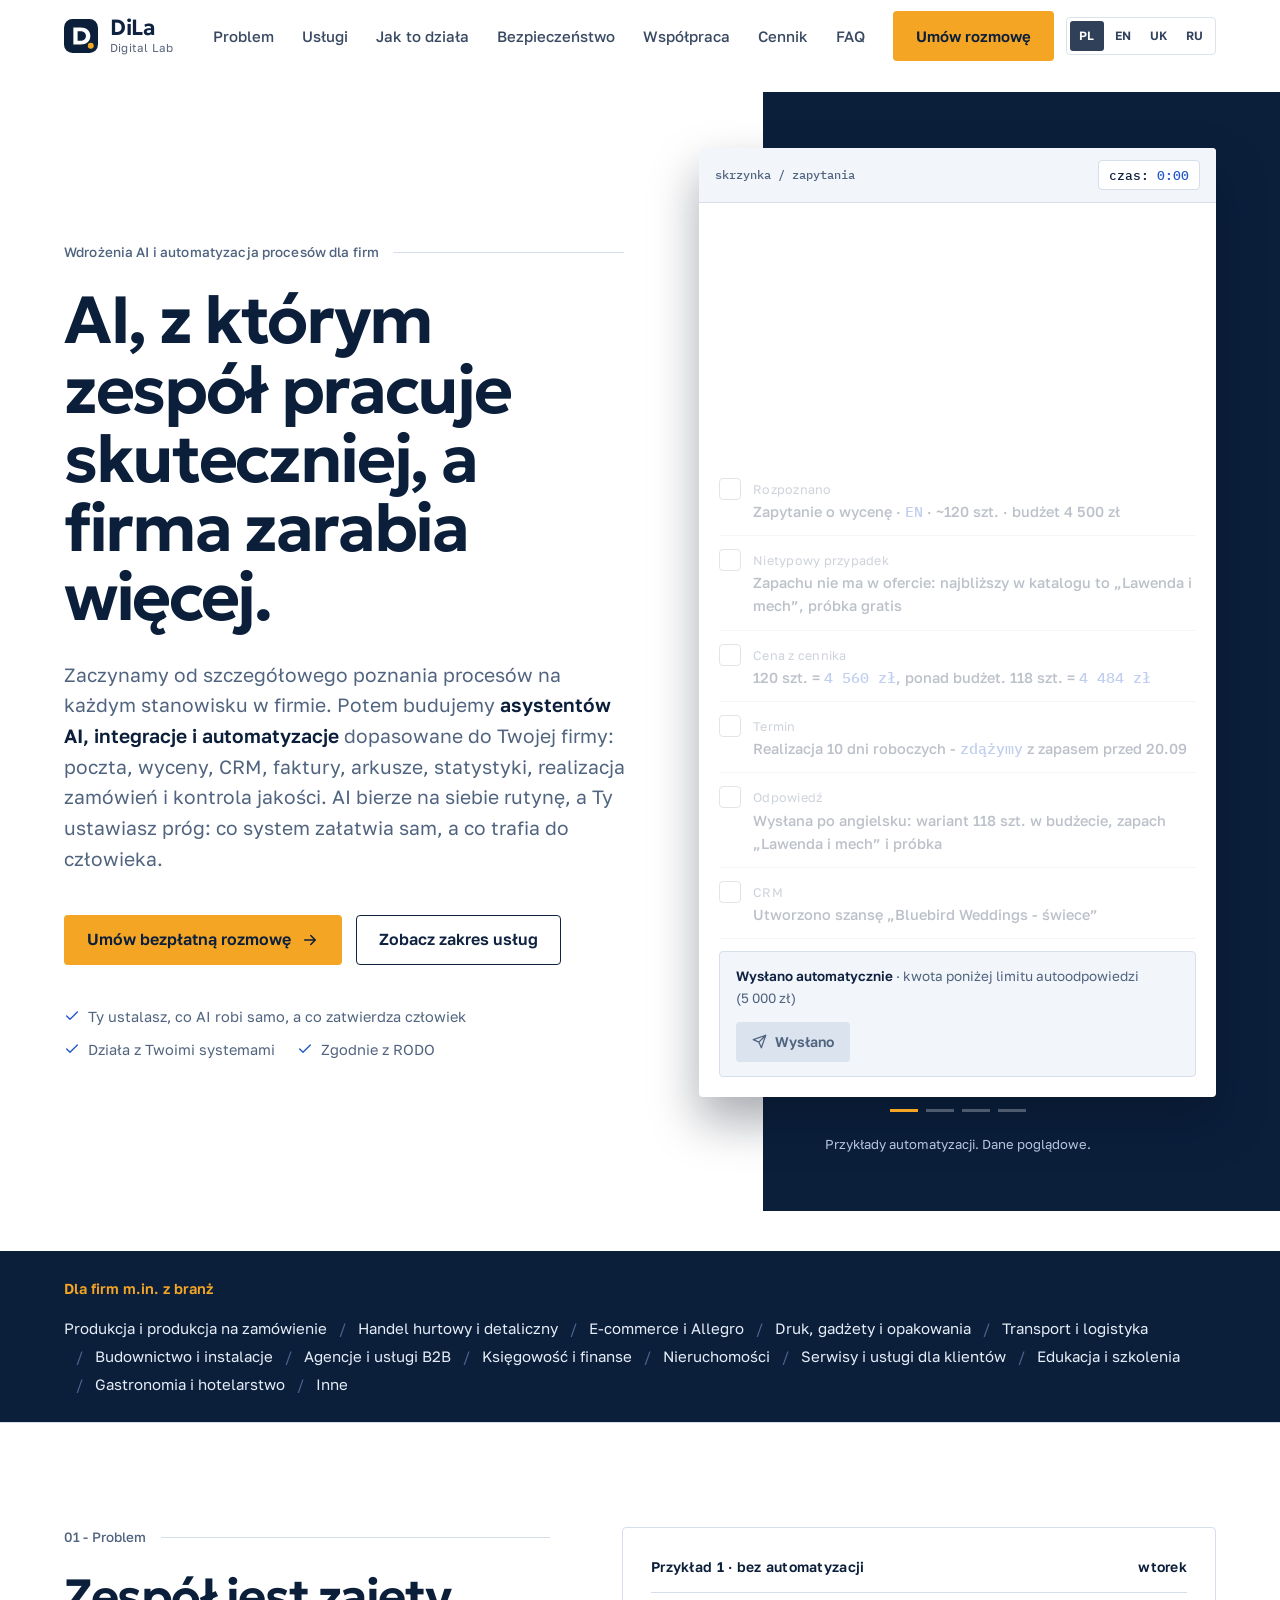
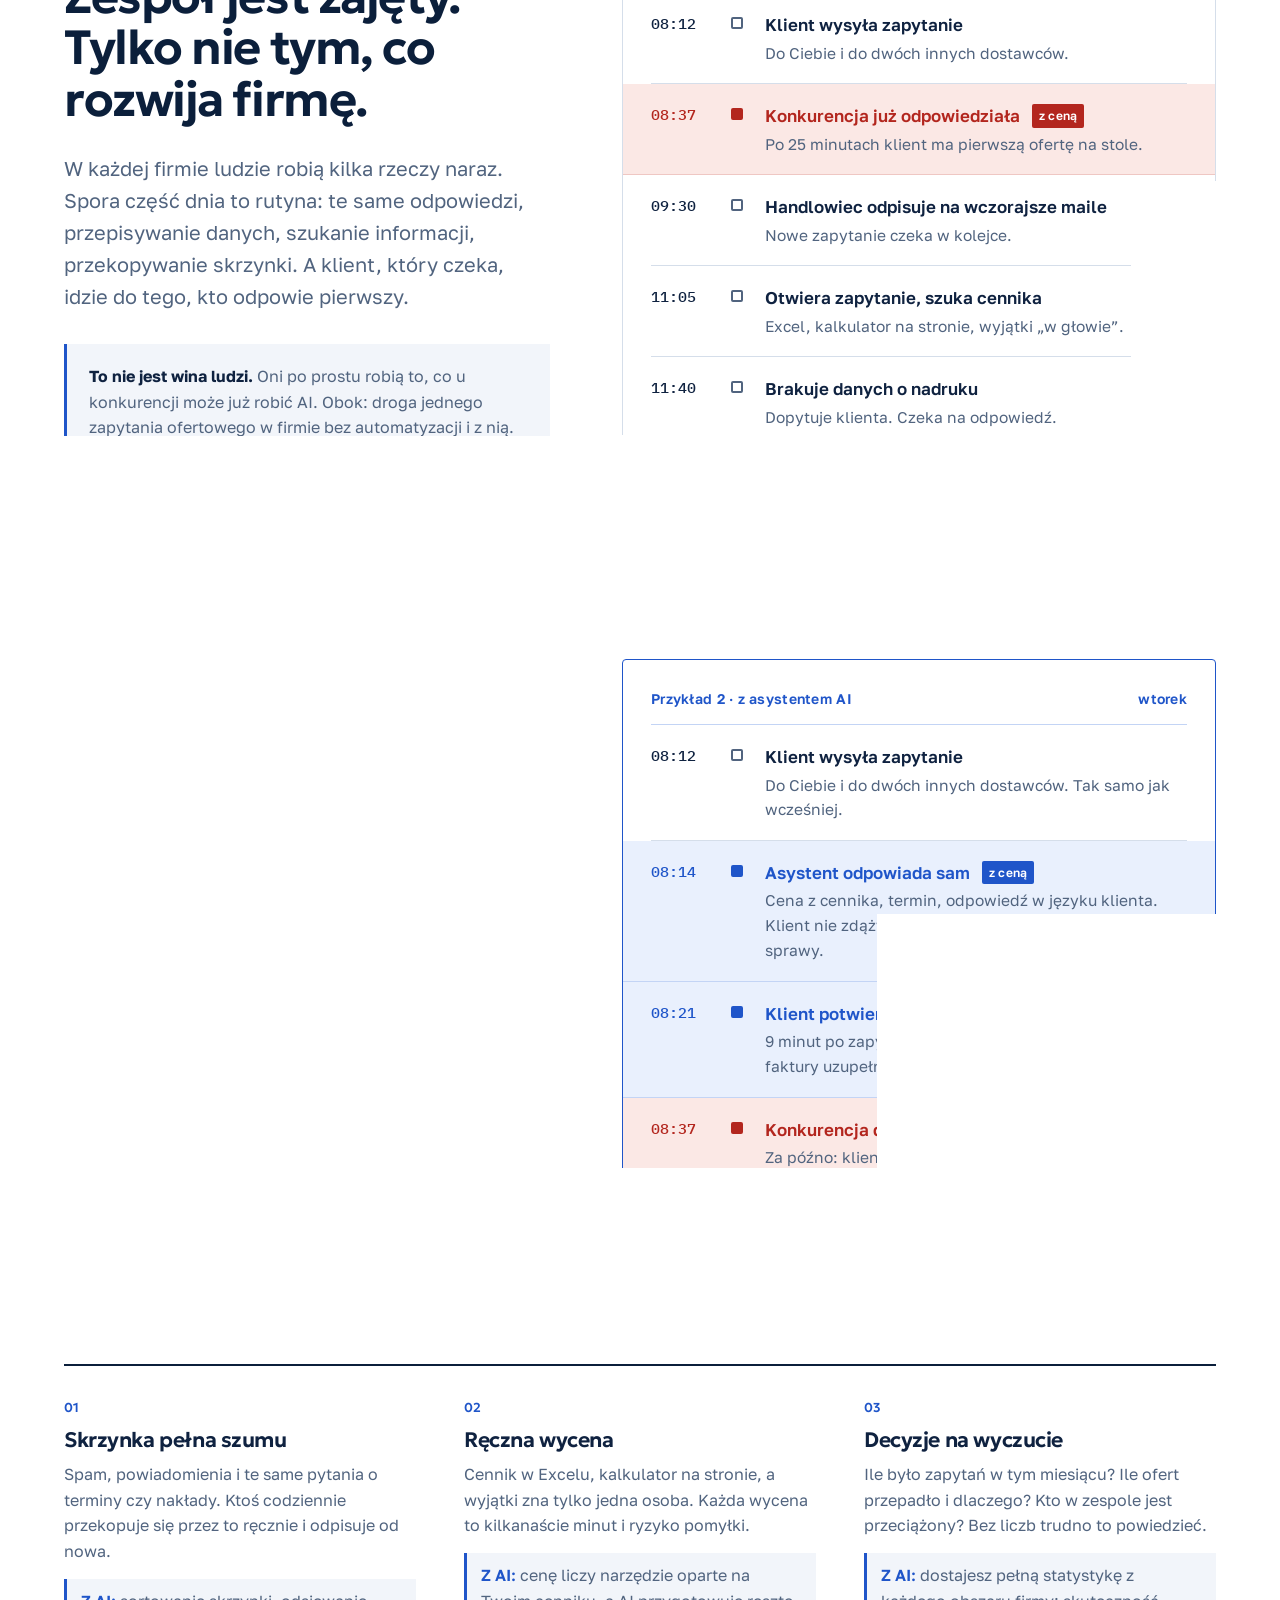
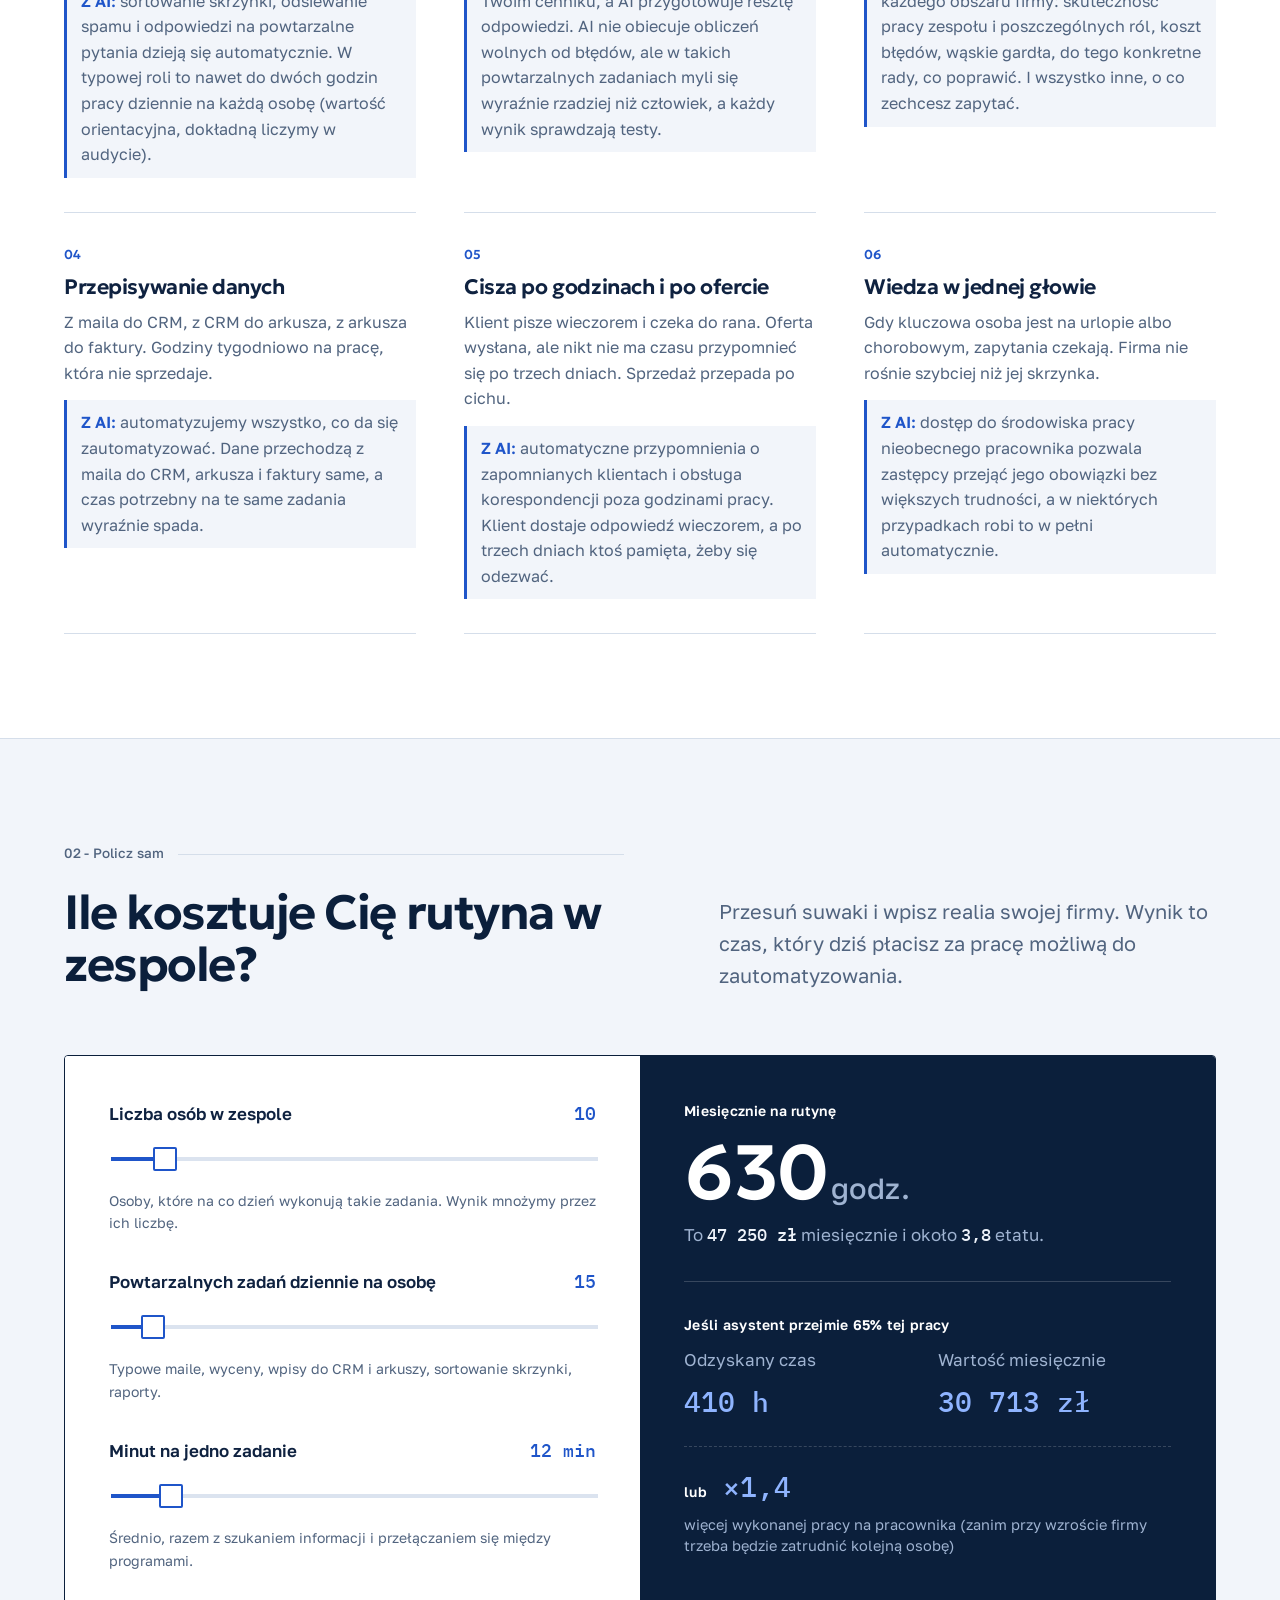
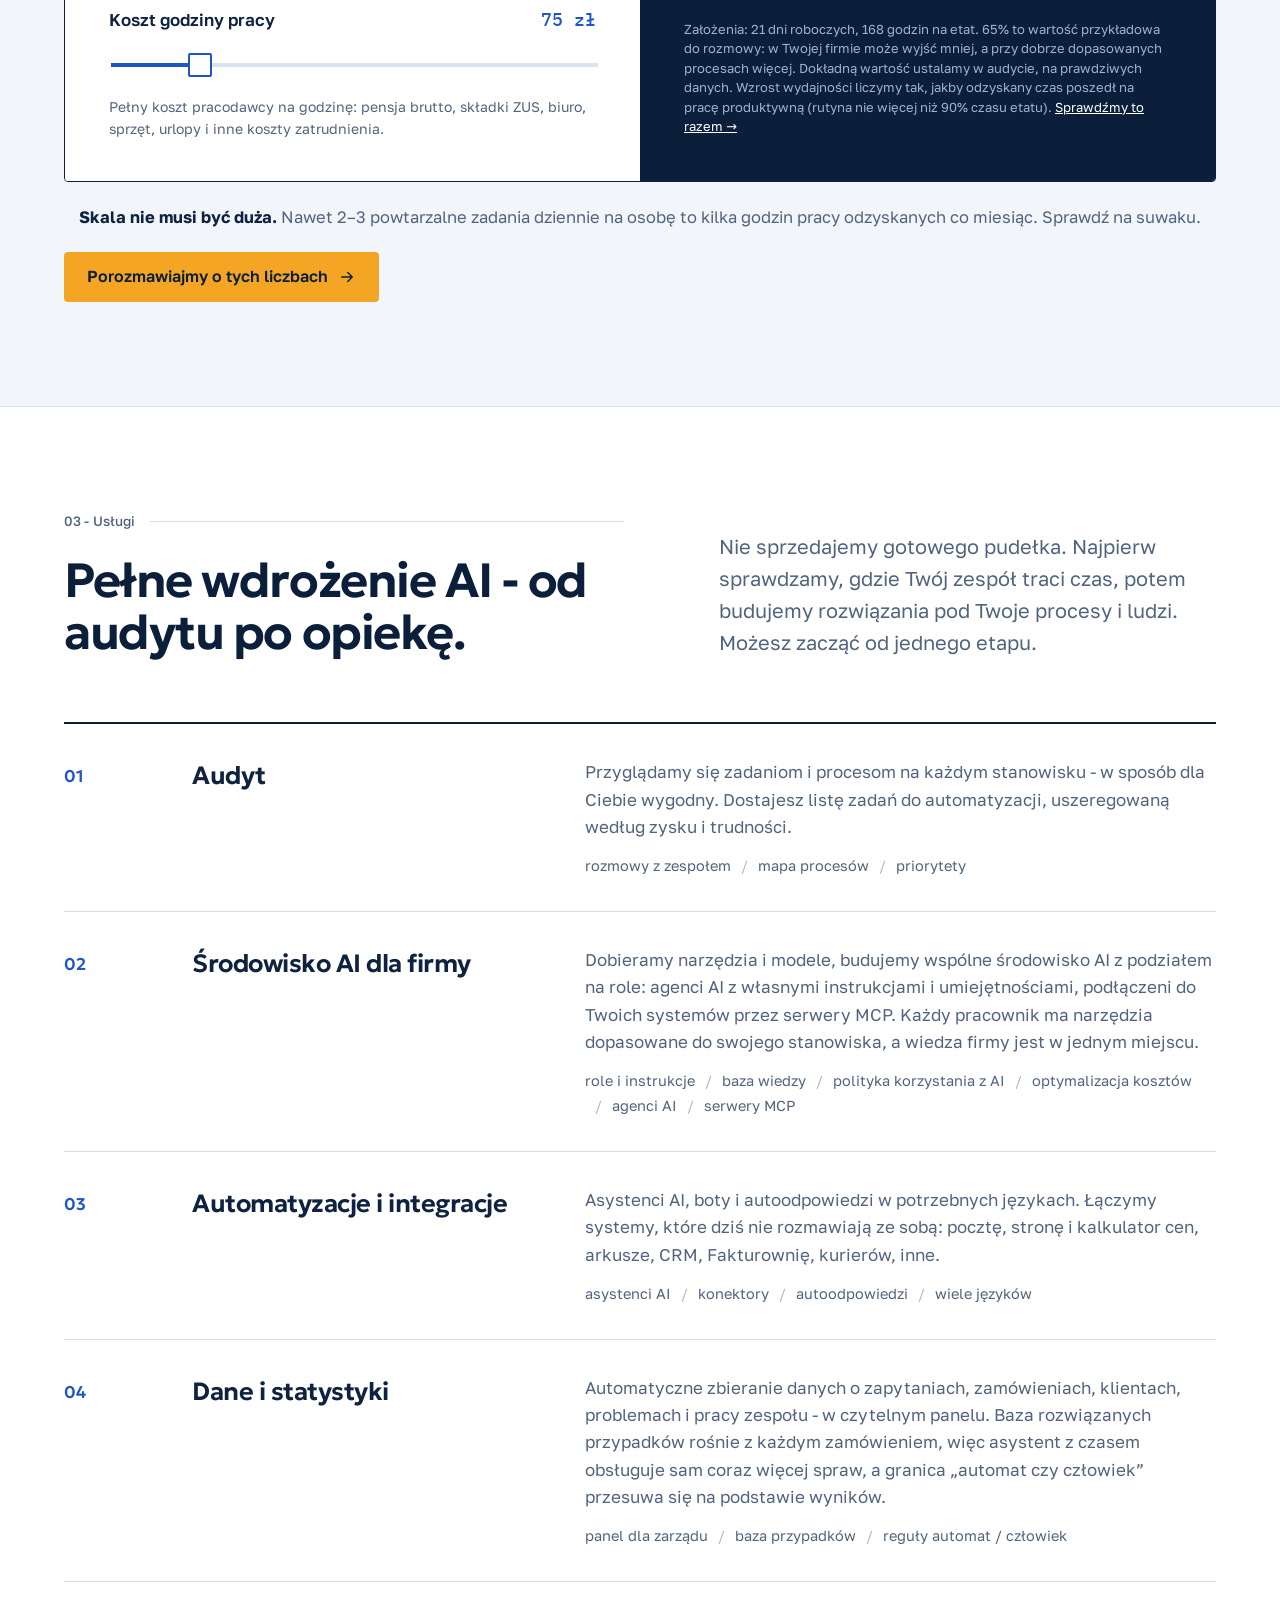
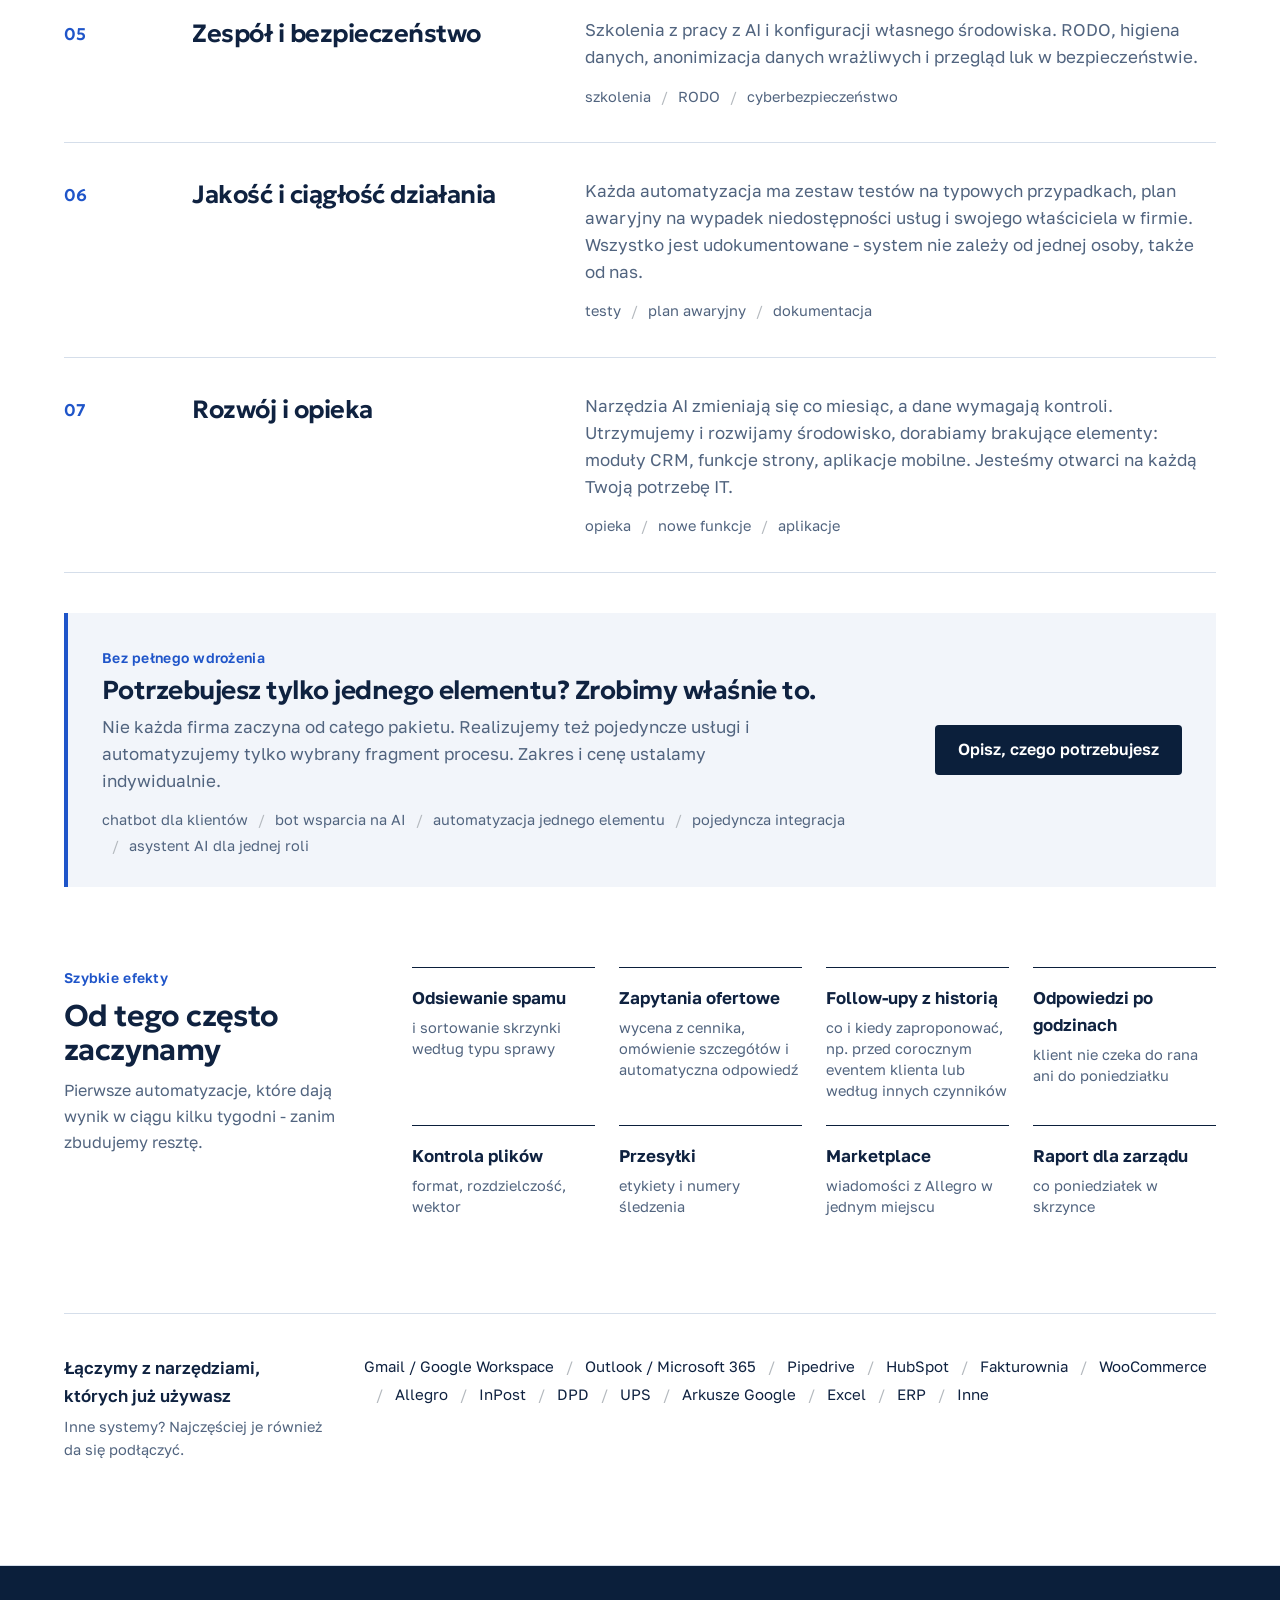
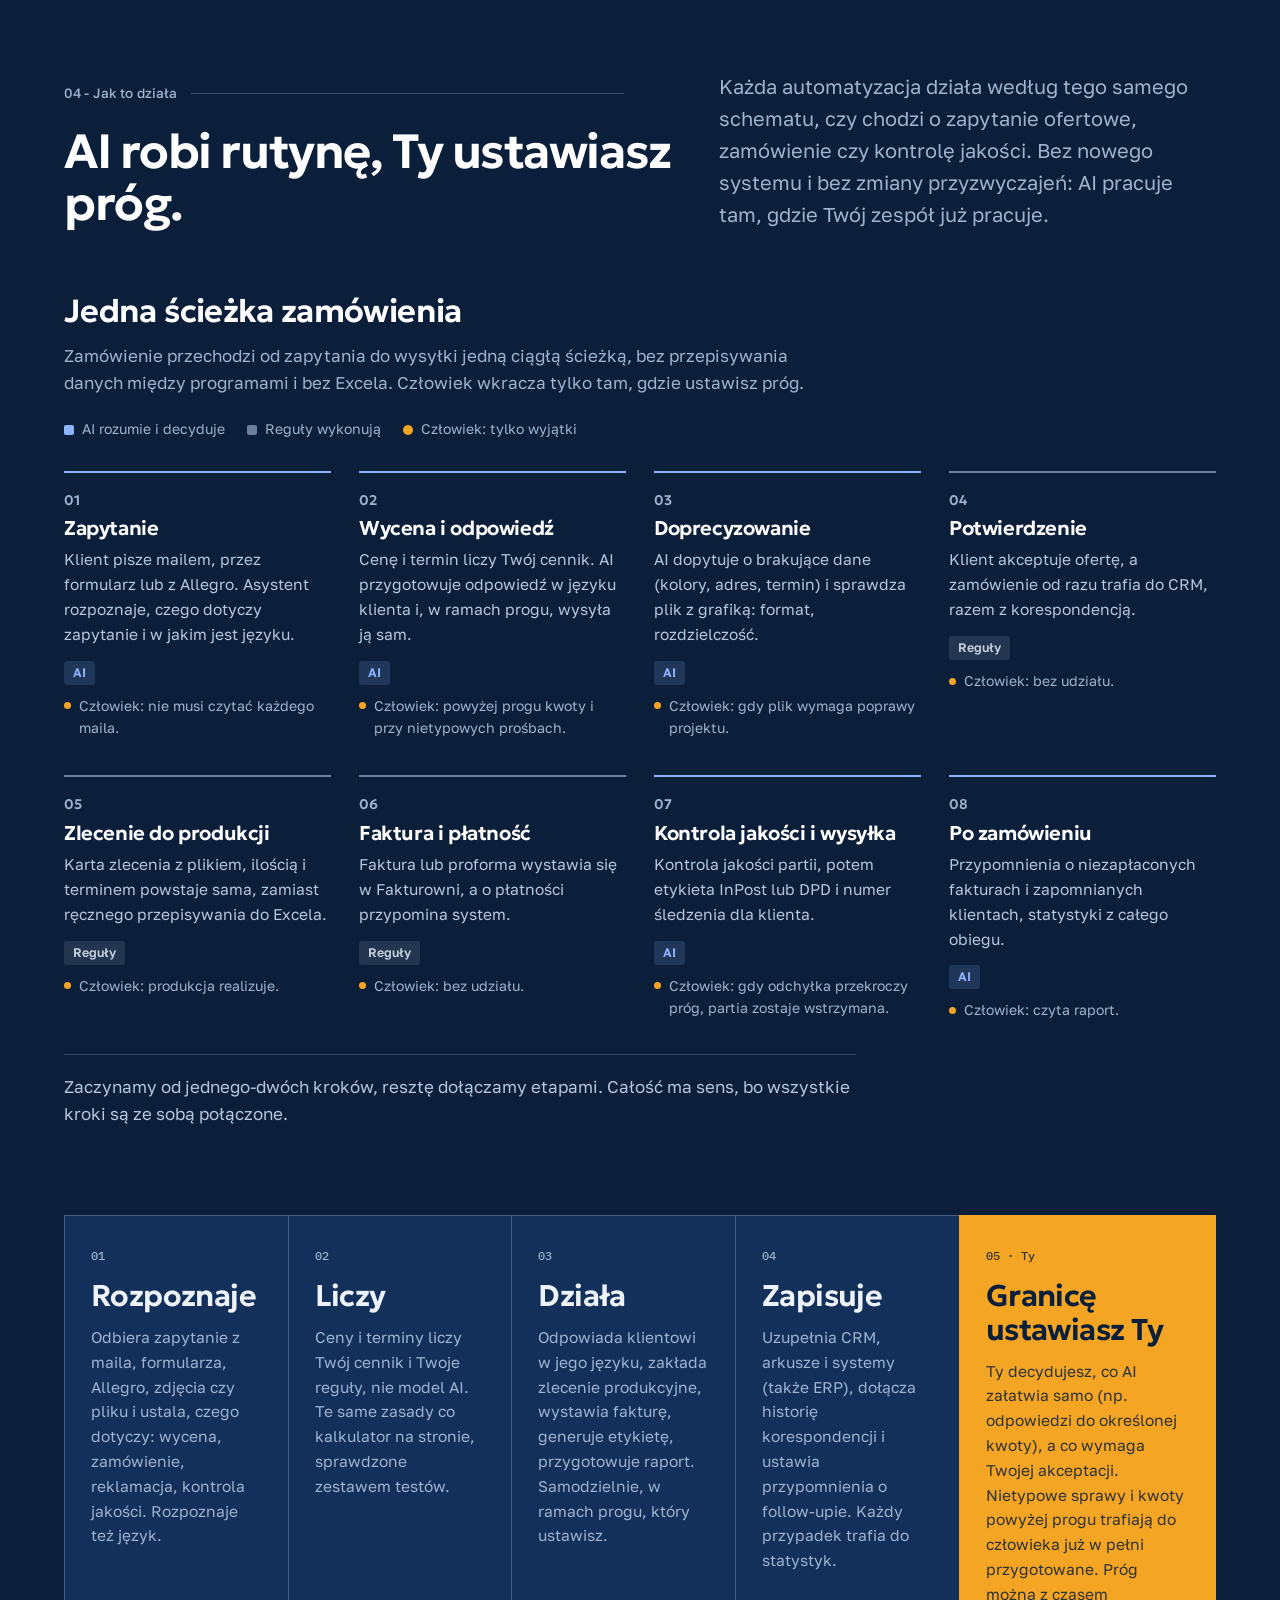
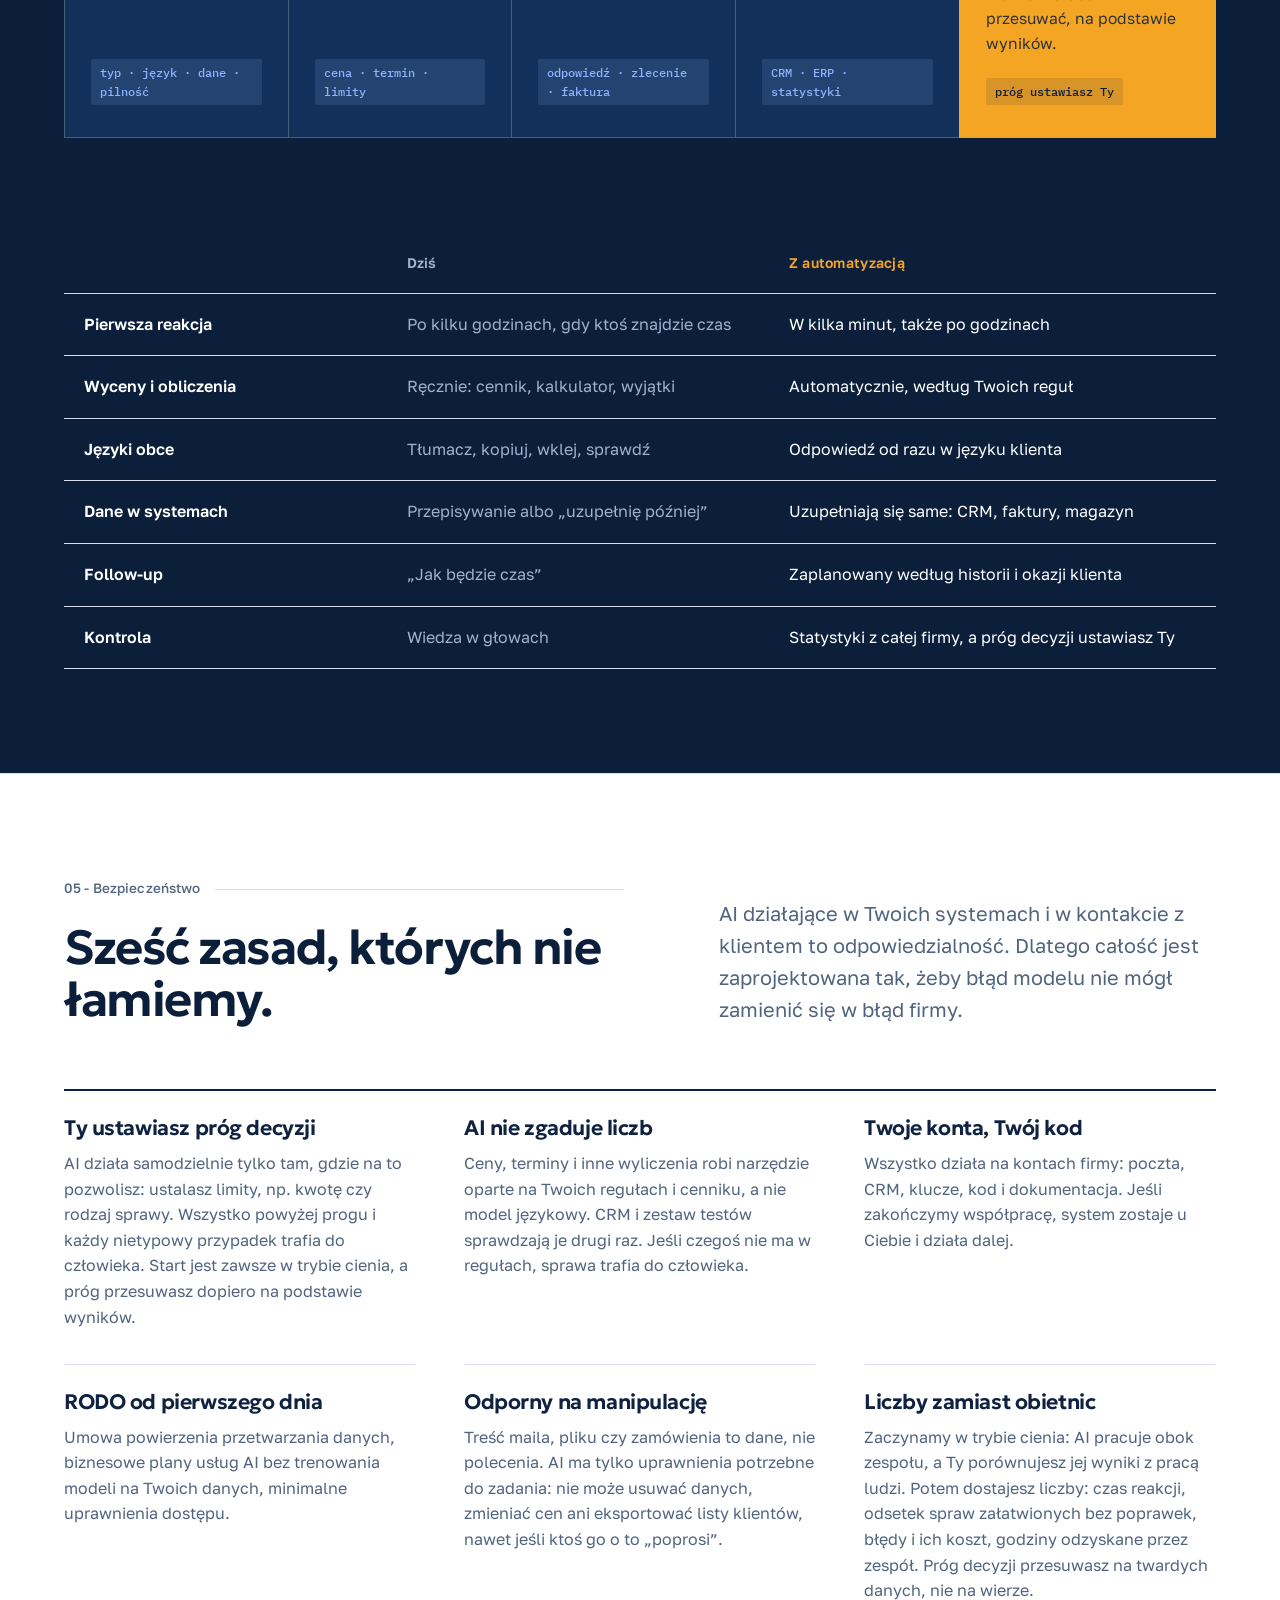
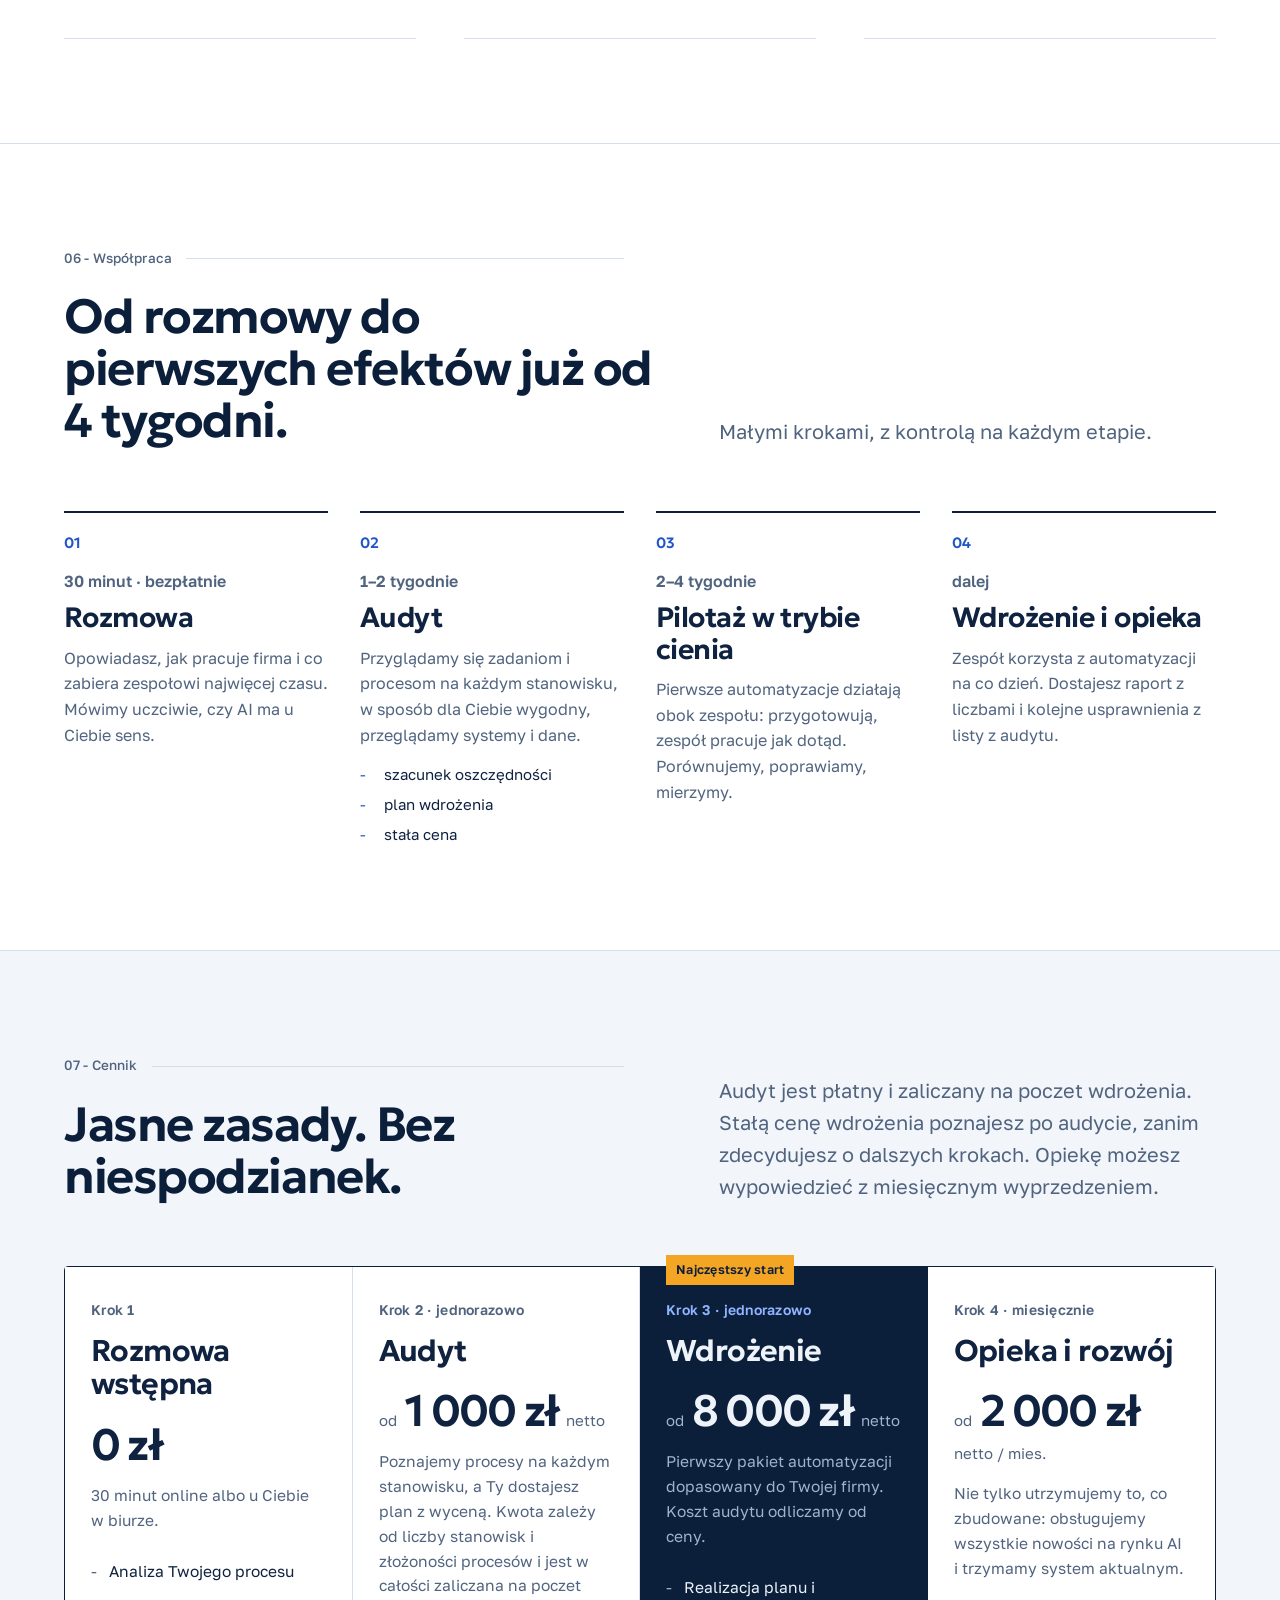
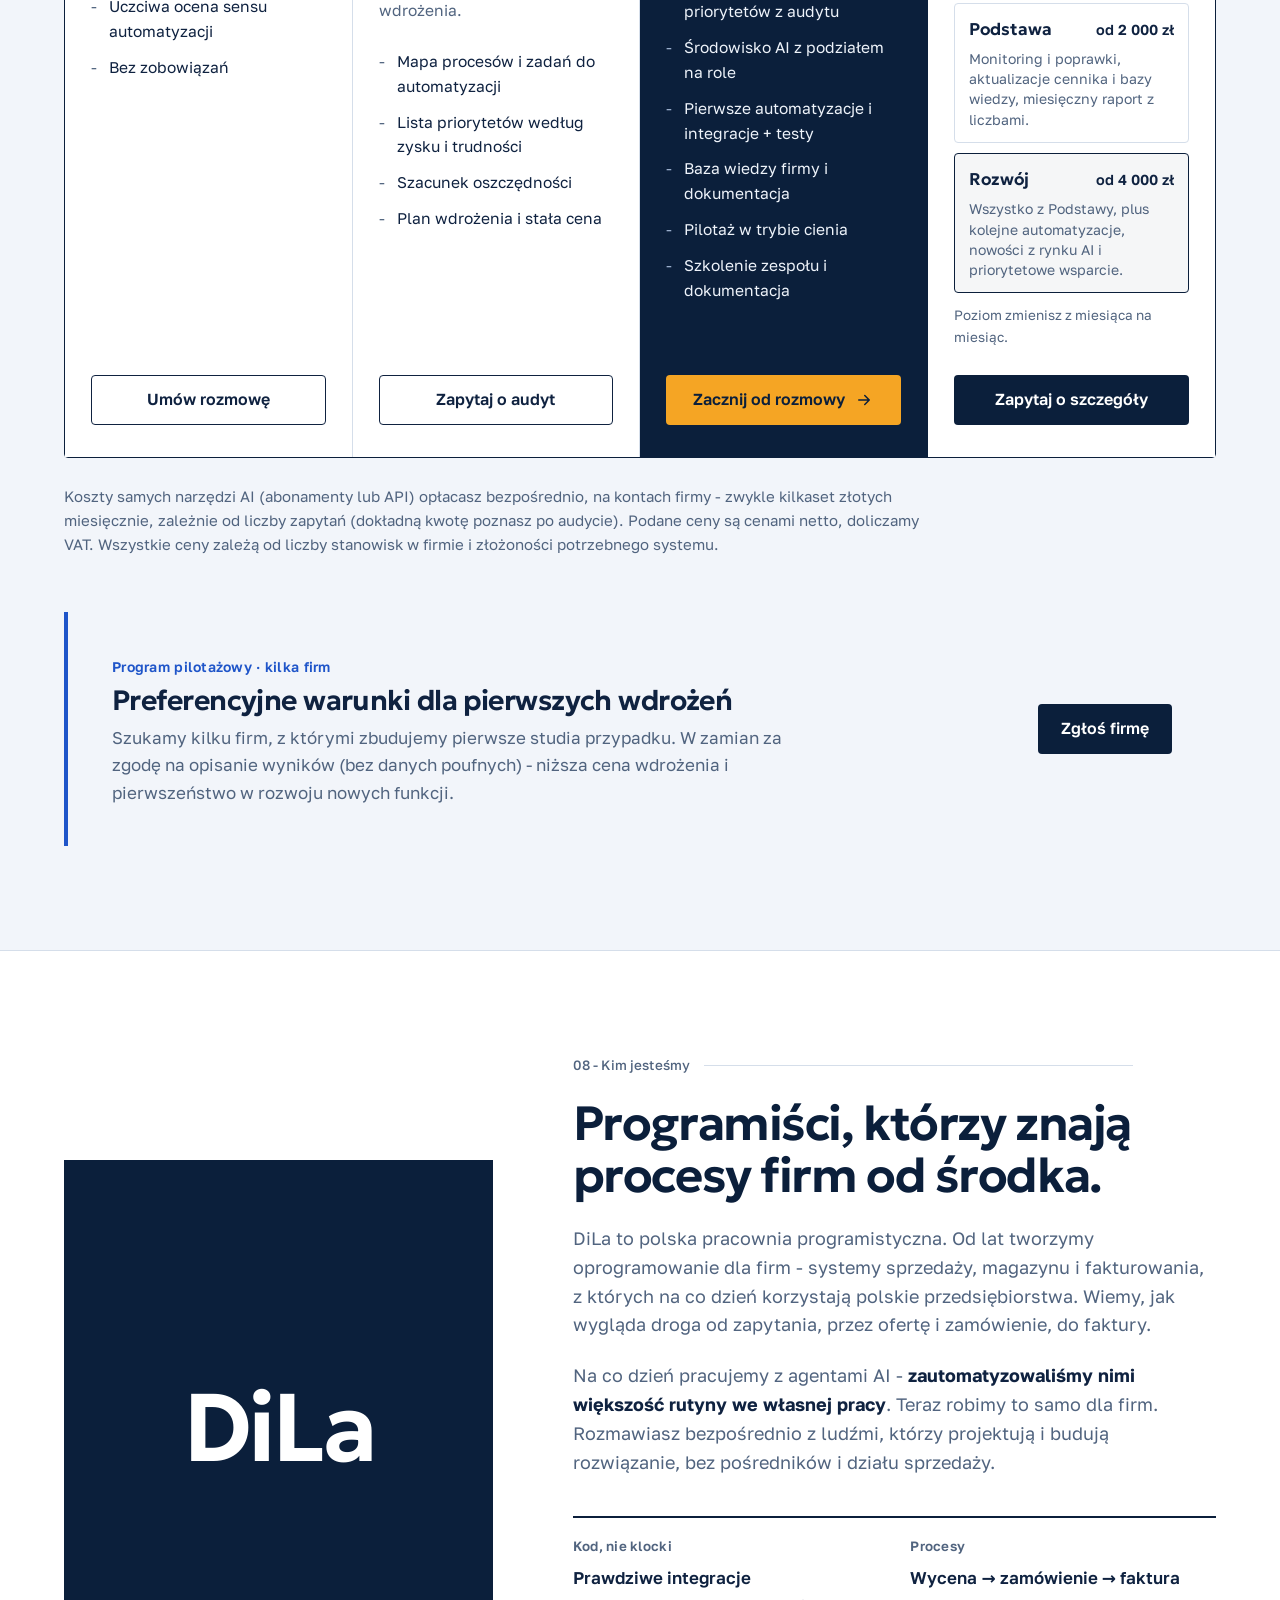
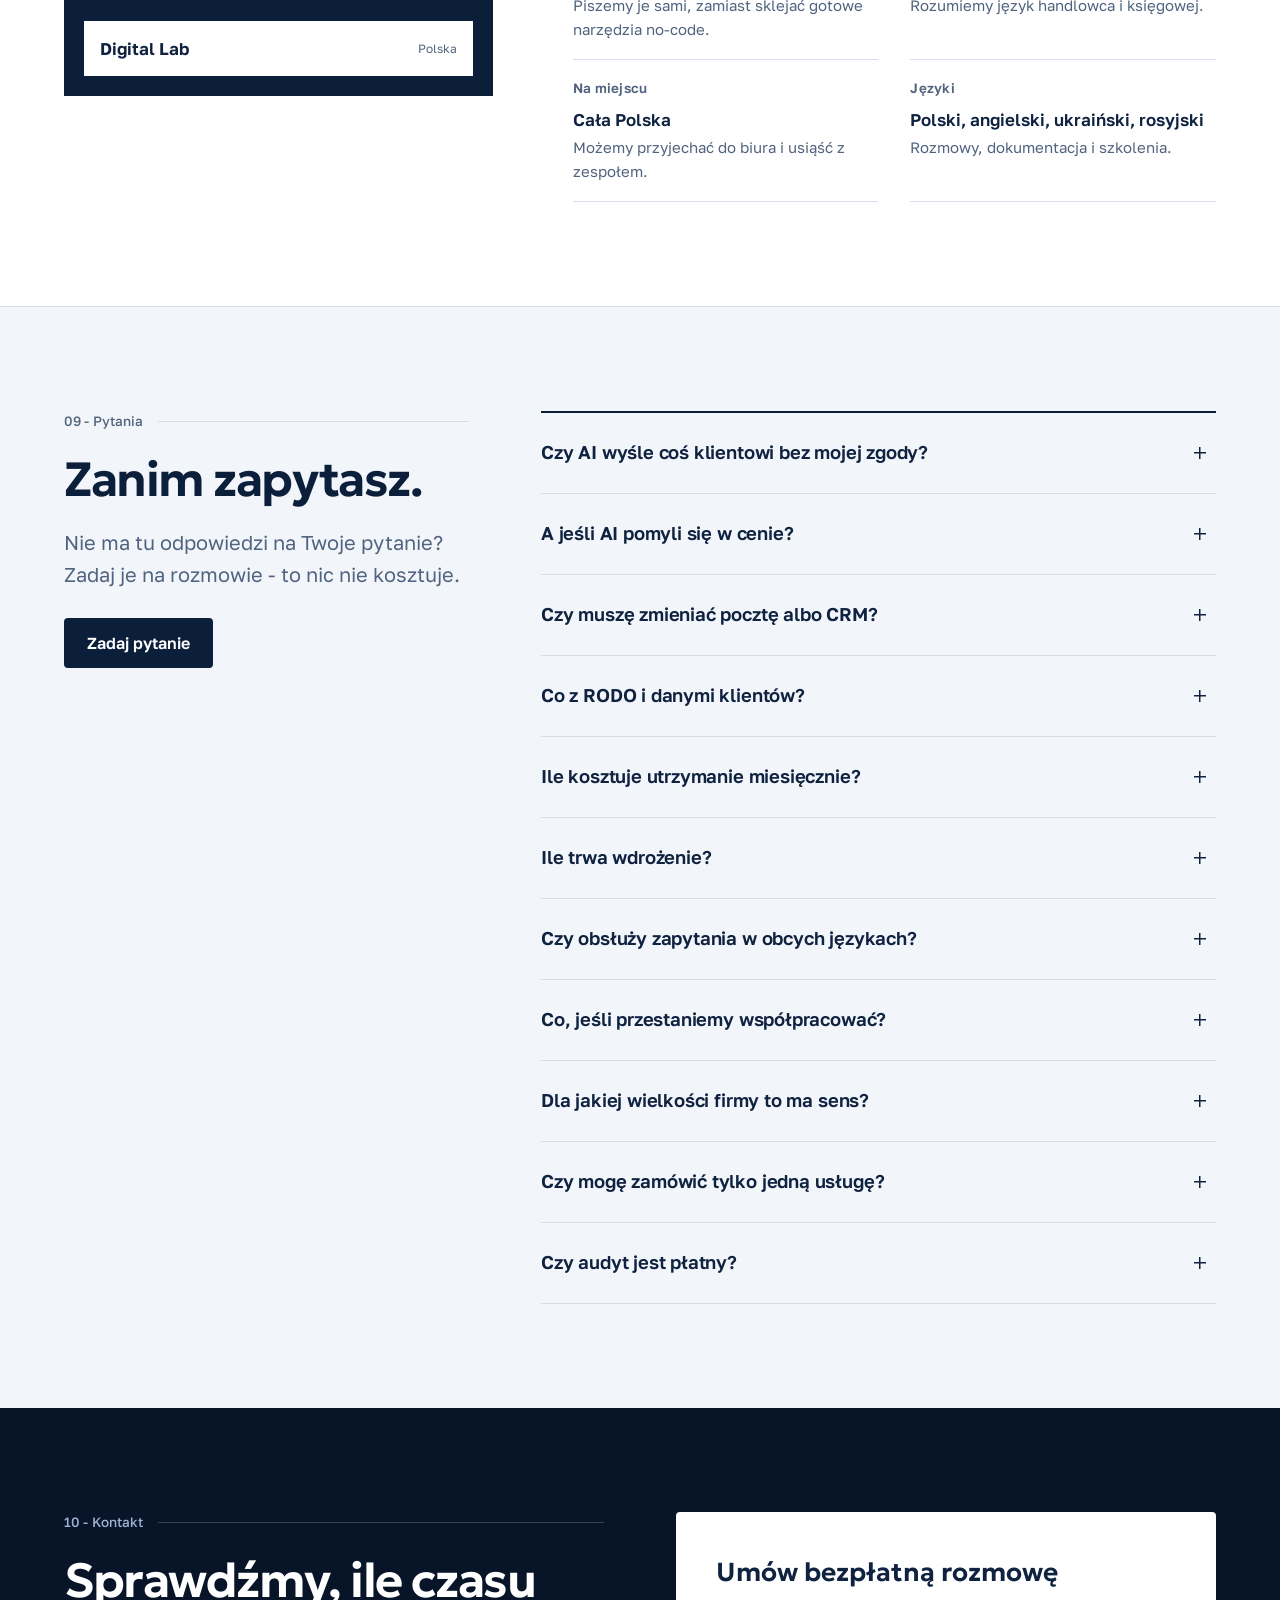
<file: index.html>
<!doctype html>
<html lang="pl" class="no-js">
<head>
  <meta charset="utf-8">
  <meta name="viewport" content="width=device-width, initial-scale=1">
  <meta name="robots" content="noindex, nofollow"><!-- TEST: usunąć przed startem -->

  <title data-i18n="meta.title">DiLa Digital Lab - wdrożenia AI i automatyzacja dla firm</title>
  <meta name="description" data-i18n-attr="content:meta.desc" content="Wdrażamy AI w firmach: audyt procesów, asystenci AI, integracje poczty, CRM, Fakturowni i arkuszy, statystyki, szkolenia i RODO. Ty ustawiasz próg, AI przejmuje rutynę.">
  <meta name="theme-color" content="#0f1720">
  <link rel="icon" href="assets/img/favicon.svg" type="image/svg+xml">
  <link rel="canonical" href="https://twojadomena.pl/"><!-- TODO: domena -->
  <link rel="preload" href="assets/fonts/geologica-latin-wght-normal.woff2" as="font" type="font/woff2" crossorigin>
  <link rel="preload" href="assets/fonts/golos-text-latin-wght-normal.woff2" as="font" type="font/woff2" crossorigin>
  <link rel="stylesheet" href="assets/css/style.css">
  <link rel="stylesheet" href="assets/css/design.css">

  <!-- Open Graph (TODO: podmienić domenę i dodać obrazek og-image.png 1200×630) -->
  <meta property="og:type" content="website">
  <meta property="og:locale" content="pl_PL">
  <meta property="og:title" data-i18n-attr="content:og.title" content="AI, z którym zespół pracuje skuteczniej, a firma zarabia więcej - DiLa">
  <meta property="og:description" data-i18n-attr="content:og.desc" content="Od audytu do działających automatyzacji: poczta, wyceny, zamówienia, CRM, faktury, statystyki. Ty ustawiasz próg, AI przejmuje rutynę.">
  <meta property="og:url" content="https://twojadomena.pl/">
  <meta property="og:site_name" content="DiLa Digital Lab">
  <meta property="og:image" content="https://twojadomena.pl/assets/img/og-image.png"><!-- TODO: dodać plik 1200×630 -->
  <meta property="og:image:width" content="1200">
  <meta property="og:image:height" content="630">
  <meta name="twitter:card" content="summary_large_image">

  <script>document.documentElement.classList.remove('no-js');document.documentElement.classList.add('js');</script>
  <!-- Wybrany język (nie-polski): ukryj stronę do czasu podmiany tekstów, żeby nie mignął polski. Zabezpieczenie: 2,5 s. -->
  <script>(function(){try{var l=new URLSearchParams(location.search).get('lang')||localStorage.getItem('dila-lang');if(/^(en|uk|ru)$/.test(l)){document.documentElement.classList.add('i18n-pending');setTimeout(function(){document.documentElement.classList.remove('i18n-pending')},2500)}}catch(e){}})();</script>
  <script type="application/ld+json">
  {
    "@context": "https://schema.org",
    "@graph": [
      {
        "@type": "ProfessionalService",
        "@id": "https://twojadomena.pl/#org",
        "name": "DiLa Digital Lab",
        "alternateName": ["DiLa", "Digital Lab"],
        "description": "Wdrożenia AI i automatyzacja dla firm: audyt procesów, asystenci AI, integracje systemów (poczta, CRM, Fakturownia, arkusze), statystyki, szkolenia zespołu, RODO i bezpieczeństwo.",
        "url": "https://twojadomena.pl/",
        "email": "kontakt@twojadomena.pl",
        "areaServed": { "@type": "Country", "name": "Polska" },
        "address": { "@type": "PostalAddress", "addressCountry": "PL" },
        "knowsLanguage": ["pl", "en", "uk", "ru"],
        "knowsAbout": ["wdrożenia AI", "automatyzacja procesów", "integracje systemów", "asystenci AI", "RODO"],
        "founder": { "@id": "https://twojadomena.pl/#founder" },
        "makesOffer": [
          { "@type": "Offer", "itemOffered": { "@type": "Service", "name": "Audyt procesów pod AI" } },
          { "@type": "Offer", "itemOffered": { "@type": "Service", "name": "Asystenci AI dla firm" } },
          { "@type": "Offer", "itemOffered": { "@type": "Service", "name": "Automatyzacje i integracje systemów" } },
          { "@type": "Offer", "itemOffered": { "@type": "Service", "name": "Dane i statystyki" } },
          { "@type": "Offer", "itemOffered": { "@type": "Service", "name": "Szkolenia zespołu i bezpieczeństwo AI" } },
          { "@type": "Offer", "itemOffered": { "@type": "Service", "name": "Opieka i rozwój wdrożenia" } }
        ]
      },
      {
        "@type": "Person",
        "@id": "https://twojadomena.pl/#founder",
        "name": "Dmytro Honcharov",
        "jobTitle": "Programista, założyciel DiLa",
        "worksFor": { "@id": "https://twojadomena.pl/#org" }
      },
      {
        "@type": "WebSite",
        "@id": "https://twojadomena.pl/#website",
        "url": "https://twojadomena.pl/",
        "name": "DiLa Digital Lab",
        "inLanguage": "pl",
        "publisher": { "@id": "https://twojadomena.pl/#org" }
      }
    ]
  }
  </script>
</head>
<body>
<a class="skip-link" href="#main" data-i18n="a11y.skip">Przejdź do treści</a>

<!-- ===================== Ikony (sprite) ===================== -->
<svg width="0" height="0" style="position:absolute" aria-hidden="true">
  <defs>
    <symbol id="i-check" viewBox="0 0 24 24" fill="none" stroke="currentColor" stroke-width="2" stroke-linecap="round" stroke-linejoin="round"><path d="M20 6 9 17l-5-5"/></symbol>
    <symbol id="i-arrow" viewBox="0 0 24 24" fill="none" stroke="currentColor" stroke-width="2" stroke-linecap="round" stroke-linejoin="round"><path d="M5 12h14M13 6l6 6-6 6"/></symbol>
    <symbol id="i-send" viewBox="0 0 24 24" fill="none" stroke="currentColor" stroke-width="2" stroke-linecap="round" stroke-linejoin="round"><path d="M22 2 11 13M22 2l-7 20-4-9-9-4 20-7z"/></symbol>
    <symbol id="i-repeat" viewBox="0 0 24 24" fill="none" stroke="currentColor" stroke-width="1.6" stroke-linecap="round" stroke-linejoin="round"><path d="M17 2l4 4-4 4"/><path d="M3 11V9a3 3 0 0 1 3-3h15"/><path d="M7 22l-4-4 4-4"/><path d="M21 13v2a3 3 0 0 1-3 3H3"/></symbol>
    <symbol id="i-calc" viewBox="0 0 24 24" fill="none" stroke="currentColor" stroke-width="1.6" stroke-linecap="round" stroke-linejoin="round"><rect x="4" y="2" width="16" height="20" rx="2"/><path d="M8 6h8M8 11h.01M12 11h.01M16 11h.01M8 15h.01M12 15h.01M16 15v3M8 18h.01M12 18h.01"/></symbol>
    <symbol id="i-globe" viewBox="0 0 24 24" fill="none" stroke="currentColor" stroke-width="1.6" stroke-linecap="round" stroke-linejoin="round"><circle cx="12" cy="12" r="10"/><path d="M2 12h20M12 2a15 15 0 0 1 4 10 15 15 0 0 1-4 10 15 15 0 0 1-4-10 15 15 0 0 1 4-10z"/></symbol>
    <symbol id="i-copy" viewBox="0 0 24 24" fill="none" stroke="currentColor" stroke-width="1.6" stroke-linecap="round" stroke-linejoin="round"><rect x="9" y="9" width="13" height="13" rx="2"/><path d="M5 15H4a2 2 0 0 1-2-2V4a2 2 0 0 1 2-2h9a2 2 0 0 1 2 2v1"/></symbol>
    <symbol id="i-hourglass" viewBox="0 0 24 24" fill="none" stroke="currentColor" stroke-width="1.6" stroke-linecap="round" stroke-linejoin="round"><path d="M5 22h14M5 2h14M17 22v-4.17a2 2 0 0 0-.59-1.42L12 12l-4.41 4.41A2 2 0 0 0 7 17.83V22M7 2v4.17a2 2 0 0 0 .59 1.42L12 12l4.41-4.41A2 2 0 0 0 17 6.17V2"/></symbol>
    <symbol id="i-head" viewBox="0 0 24 24" fill="none" stroke="currentColor" stroke-width="1.6" stroke-linecap="round" stroke-linejoin="round"><circle cx="12" cy="8" r="4"/><path d="M4 21v-1a6 6 0 0 1 6-6h4a6 6 0 0 1 6 6v1"/><path d="M17 3.5l2-1.5M19.5 7H22"/></symbol>
    <symbol id="i-user-check" viewBox="0 0 24 24" fill="none" stroke="currentColor" stroke-width="1.8" stroke-linecap="round" stroke-linejoin="round"><circle cx="9" cy="7" r="4"/><path d="M2 21v-1a6 6 0 0 1 6-6h2a6 6 0 0 1 3 .8"/><path d="m16 18 2 2 4-4"/></symbol>
    <symbol id="i-table" viewBox="0 0 24 24" fill="none" stroke="currentColor" stroke-width="1.8" stroke-linecap="round" stroke-linejoin="round"><rect x="3" y="3" width="18" height="18" rx="2"/><path d="M3 9h18M3 15h18M9 3v18"/></symbol>
    <symbol id="i-key" viewBox="0 0 24 24" fill="none" stroke="currentColor" stroke-width="1.8" stroke-linecap="round" stroke-linejoin="round"><circle cx="7.5" cy="15.5" r="4.5"/><path d="m10.7 12.3 9.3-9.3M17 6l3 3M14 9l2 2"/></symbol>
    <symbol id="i-shield" viewBox="0 0 24 24" fill="none" stroke="currentColor" stroke-width="1.8" stroke-linecap="round" stroke-linejoin="round"><path d="M12 22s8-4 8-10V5l-8-3-8 3v7c0 6 8 10 8 10z"/><path d="m9 12 2 2 4-4"/></symbol>
    <symbol id="i-filter" viewBox="0 0 24 24" fill="none" stroke="currentColor" stroke-width="1.8" stroke-linecap="round" stroke-linejoin="round"><path d="M12 22c5.5 0 10-4.5 10-10S17.5 2 12 2 2 6.5 2 12s4.5 10 10 10z"/><path d="m4.9 4.9 14.2 14.2"/></symbol>
    <symbol id="i-chart" viewBox="0 0 24 24" fill="none" stroke="currentColor" stroke-width="1.8" stroke-linecap="round" stroke-linejoin="round"><path d="M3 3v18h18"/><path d="m7 15 4-4 3 3 6-6"/></symbol>
    <symbol id="i-bell" viewBox="0 0 24 24" fill="none" stroke="currentColor" stroke-width="1.6" stroke-linecap="round" stroke-linejoin="round"><path d="M6 8a6 6 0 0 1 12 0c0 7 3 9 3 9H3s3-2 3-9"/><path d="M10.3 21a1.94 1.94 0 0 0 3.4 0"/></symbol>
    <symbol id="i-image" viewBox="0 0 24 24" fill="none" stroke="currentColor" stroke-width="1.6" stroke-linecap="round" stroke-linejoin="round"><rect x="3" y="3" width="18" height="18" rx="2"/><circle cx="9" cy="9" r="2"/><path d="m21 15-3.1-3.1a2 2 0 0 0-2.8 0L6 21"/></symbol>
    <symbol id="i-factory" viewBox="0 0 24 24" fill="none" stroke="currentColor" stroke-width="1.6" stroke-linecap="round" stroke-linejoin="round"><path d="M2 20V9l6 4V9l6 4V4h6v16z"/><path d="M2 20h20"/></symbol>
    <symbol id="i-invoice" viewBox="0 0 24 24" fill="none" stroke="currentColor" stroke-width="1.6" stroke-linecap="round" stroke-linejoin="round"><path d="M4 2v20l3-2 3 2 2-2 2 2 3-2 3 2V2l-3 2-3-2-2 2-2-2-3 2z"/><path d="M8 9h8M8 13h5"/></symbol>
    <symbol id="i-truck" viewBox="0 0 24 24" fill="none" stroke="currentColor" stroke-width="1.6" stroke-linecap="round" stroke-linejoin="round"><path d="M1 4h14v12H1zM15 9h4l3 3v4h-7"/><circle cx="6" cy="18" r="2"/><circle cx="18" cy="18" r="2"/></symbol>
    <symbol id="i-store" viewBox="0 0 24 24" fill="none" stroke="currentColor" stroke-width="1.6" stroke-linecap="round" stroke-linejoin="round"><path d="M3 9 4.5 4h15L21 9"/><path d="M3 9a3 3 0 0 0 6 0 3 3 0 0 0 6 0 3 3 0 0 0 6 0"/><path d="M5 12v8h14v-8"/></symbol>
    <symbol id="i-school" viewBox="0 0 24 24" fill="none" stroke="currentColor" stroke-width="1.6" stroke-linecap="round" stroke-linejoin="round"><path d="M22 10 12 5 2 10l10 5 10-5z"/><path d="M6 12v5c3 2 9 2 12 0v-5"/></symbol>
    <symbol id="i-mail" viewBox="0 0 24 24" fill="none" stroke="currentColor" stroke-width="1.6" stroke-linecap="round" stroke-linejoin="round"><rect x="2" y="4" width="20" height="16" rx="2"/><path d="m22 7-10 6L2 7"/></symbol>
    <symbol id="i-phone" viewBox="0 0 24 24" fill="none" stroke="currentColor" stroke-width="1.6" stroke-linecap="round" stroke-linejoin="round"><path d="M22 16.9v3a2 2 0 0 1-2.2 2 19.8 19.8 0 0 1-8.6-3.1 19.5 19.5 0 0 1-6-6A19.8 19.8 0 0 1 2.1 4.2 2 2 0 0 1 4.1 2h3a2 2 0 0 1 2 1.7c.1 1 .4 1.9.7 2.8a2 2 0 0 1-.5 2.1L8 9.9a16 16 0 0 0 6 6l1.3-1.3a2 2 0 0 1 2.1-.4c.9.3 1.8.6 2.8.7a2 2 0 0 1 1.7 2z"/></symbol>
    <symbol id="i-info" viewBox="0 0 24 24" fill="none" stroke="currentColor" stroke-width="1.8" stroke-linecap="round" stroke-linejoin="round"><circle cx="12" cy="12" r="10"/><path d="M12 16v-4M12 8h.01"/></symbol>
    <symbol id="i-calendar" viewBox="0 0 24 24" fill="none" stroke="currentColor" stroke-width="1.6" stroke-linecap="round" stroke-linejoin="round"><rect x="3" y="4" width="18" height="18" rx="2"/><path d="M16 2v4M8 2v4M3 10h18"/></symbol>
  </defs>
</svg>

<!-- ===================== Header ===================== -->
<header class="header" id="top">
  <div class="wrap header__inner">
    <a class="brand" href="#top" aria-label="DiLa - Digital Lab, strona główna" data-i18n-attr="aria-label:a11y.brand">
      <svg class="brand__mark" viewBox="0 0 40 40" aria-hidden="true">
        <rect class="m-bg" width="40" height="40" rx="10"/>
        <path class="m-fg" d="M11 10h8.5C26.4 10 31 14.1 31 20s-4.6 10-11.5 10H11V10zm5 4.4v11.2h3.3c3.9 0 6.5-2.2 6.5-5.6s-2.6-5.6-6.5-5.6H16z"/>
        <circle cx="31.5" cy="31.5" r="3.5" fill="#ea5a2f"/>
      </svg>
      <span class="brand__text"><span class="brand__name">DiLa</span><span class="brand__sub">Digital Lab</span></span>
    </a>
    <button class="nav-toggle" type="button" aria-label="Menu" aria-expanded="false" aria-controls="nav" data-i18n-attr="aria-label:a11y.menu"><span></span></button>
    <nav class="nav" id="nav" aria-label="Główna nawigacja" data-i18n-attr="aria-label:a11y.nav">
      <a href="#problem" data-i18n="nav.problem">Problem</a>
      <a href="#uslugi" data-i18n="nav.services">Usługi</a>
      <a href="#rozwiazanie" data-i18n="nav.example">Jak to działa</a>
      <a href="#zasady" data-i18n="nav.security">Bezpieczeństwo</a>
      <a href="#proces" data-i18n="nav.process">Współpraca</a>
      <a href="#cennik" data-i18n="nav.pricing">Cennik</a>
      <a href="#faq">FAQ</a>
      <a class="btn btn--sm" href="#kontakt" data-i18n="nav.cta">Umów rozmowę</a>
      <div class="lang" role="group" aria-label="Język / Language">
        <button type="button" data-lang="pl" aria-pressed="true">PL</button>
        <button type="button" data-lang="en" aria-pressed="false">EN</button>
        <button type="button" data-lang="uk" aria-pressed="false">UK</button>
        <button type="button" data-lang="ru" aria-pressed="false">RU</button>
      </div>
    </nav>
  </div>
</header>

<main id="main">

<!-- ===================== HERO ===================== -->
<section class="hero">
  <div class="wrap hero__grid">
    <div>
      <p class="label reveal" data-i18n="hero.label">Wdrożenia AI i automatyzacja procesów dla firm</p>
      <h1 class="h1 reveal reveal-d1" data-i18n="hero.h1">AI, z którym zespół <em>pracuje skuteczniej</em>, a firma zarabia więcej.</h1>
      <p class="hero__lead reveal reveal-d2" data-i18n="hero.lead">Zaczynamy od szczegółowego poznania procesów na każdym stanowisku w firmie. Potem budujemy <strong>asystentów AI, integracje i&nbsp;automatyzacje</strong> dopasowane do Twojej firmy: poczta, wyceny, CRM, faktury, arkusze, statystyki, realizacja zamówień i kontrola jakości. AI bierze na siebie rutynę, a Ty ustawiasz próg: co system załatwia sam, a co trafia do człowieka.</p>
      <div class="hero__cta reveal reveal-d3">
        <a class="btn" href="#kontakt"><span data-i18n="hero.cta1">Umów bezpłatną rozmowę</span> <svg aria-hidden="true"><use href="#i-arrow"/></svg></a>
        <a class="btn btn--ghost" href="#uslugi" data-i18n="hero.cta2">Zobacz zakres usług</a>
      </div>
      <ul class="hero__trust reveal reveal-d4">
        <li><svg aria-hidden="true"><use href="#i-check"/></svg><span data-i18n="hero.t1">Ty ustalasz, co AI robi samo, a co zatwierdza człowiek</span></li>
        <li><svg aria-hidden="true"><use href="#i-check"/></svg><span data-i18n="hero.t2">Działa z Twoimi systemami</span></li>
        <li><svg aria-hidden="true"><use href="#i-check"/></svg><span data-i18n="hero.t3">Zgodnie z RODO</span></li>
      </ul>
    </div>

    <!-- Demo na żywo: animowane w main.js (teksty scenariuszy z słownika języka); bez JS pokazuje stan końcowy -->
    <div class="reveal reveal-d2">
      <div class="demo is-auto" id="demo" aria-label="Przykłady automatyzacji: zapytanie ofertowe, zamówienie, kontrola jakości" role="img" data-i18n-attr="aria-label:demo.aria">
        <div class="demo__bar">
          <span class="demo__dots" aria-hidden="true"><i></i><i></i><i></i></span>
          <span class="demo__title" id="demo-title">skrzynka / zapytania</span>
          <span class="demo__timer"><span data-i18n="demo.time">czas:</span> <b id="demo-time">0:41</b></span>
        </div>
        <div class="demo__body">
          <article class="mail" id="demo-mail">
            <div class="mail__head">
              <span class="mail__avatar" id="demo-avatar">EC</span>
              <div>
                <div class="mail__from" id="demo-from">Emma Clarke · Bluebird Weddings, Gdańsk</div>
                <div class="mail__meta" id="demo-meta">dziś, 07:41</div>
              </div>
              <span class="mail__flag" id="demo-lang">EN</span>
            </div>
            <div class="mail__subject" id="demo-subject">Candles as wedding favours: is this doable?</div>
            <p class="mail__text" id="demo-text">Hi! I am planning a wedding in Gdańsk on 20 September and we would love about 120 soy candles as guest favours, with a scent like lavender fields after rain. Problem: that scent is not on your website. Our budget is 4,500 PLN net and we need them a week before. Can you make this work?</p>
          </article>

          <ol class="steps-live" id="demo-steps">
            <li class="step-live is-done"><span class="step-live__icon"></span><span><span class="step-live__k">Rozpoznano</span><br><span class="step-live__v">Zapytanie o wycenę · <span class="num">EN</span> · ~120 szt. · budżet 4&nbsp;500 zł</span></span></li>
            <li class="step-live is-done"><span class="step-live__icon"></span><span><span class="step-live__k">Nietypowy przypadek</span><br><span class="step-live__v">Zapachu nie ma w ofercie: najbliższy w katalogu to „Lawenda i mech”, próbka gratis</span></span></li>
            <li class="step-live is-done"><span class="step-live__icon"></span><span><span class="step-live__k">Cena z cennika</span><br><span class="step-live__v">120 szt. = <span class="num">4&nbsp;560 zł</span>, ponad budżet. 118 szt. = <span class="num">4&nbsp;484 zł</span></span></span></li>
            <li class="step-live is-done"><span class="step-live__icon"></span><span><span class="step-live__k">Termin</span><br><span class="step-live__v">Realizacja 10 dni roboczych - <span class="num">zdążymy</span> z zapasem przed 20.09</span></span></li>
            <li class="step-live is-done"><span class="step-live__icon"></span><span><span class="step-live__k">Odpowiedź</span><br><span class="step-live__v">Wysłana po angielsku: wariant 118 szt. w budżecie, zapach „Lawenda i mech” i próbka</span></span></li>
            <li class="step-live is-done"><span class="step-live__icon"></span><span><span class="step-live__k">CRM</span><br><span class="step-live__v">Utworzono szansę „Bluebird Weddings - świece”</span></span></li>
          </ol>

          <div class="demo__human">
            <span class="demo__human-text" id="demo-human"><b>Wysłano automatycznie</b> · kwota poniżej limitu autoodpowiedzi (5&nbsp;000 zł)</span>
            <span class="demo__send"><svg aria-hidden="true"><use href="#i-send"/></svg><span id="demo-btn">Wysłano</span></span>
          </div>
        </div>
      </div>
      <div class="demo__switch" id="demo-switch" aria-label="Przykłady" data-i18n-attr="aria-label:demo.examples">
        <button type="button" aria-pressed="true" aria-label="Przykład 1: zapytanie z nietypową sytuacją, odpowiedź wysłana automatycznie" data-i18n-attr="aria-label:demo.ex1"></button>
        <button type="button" aria-pressed="false" aria-label="Przykład 2: zapytanie powyżej limitu, oferta do zatwierdzenia" data-i18n-attr="aria-label:demo.ex2"></button>
        <button type="button" aria-pressed="false" aria-label="Przykład 3: realizacja zamówienia" data-i18n-attr="aria-label:demo.ex3"></button>
        <button type="button" aria-pressed="false" aria-label="Przykład 4: kontrola jakości" data-i18n-attr="aria-label:demo.ex4"></button>
      </div>
      <p class="demo__caption" data-i18n="demo.caption">Przykłady automatyzacji. Dane poglądowe.</p>
    </div>
  </div>
</section>

<!-- Dla kogo -->
<div class="for-strip">
  <div class="wrap for-strip__inner">
    <span class="for-strip__k" data-i18n="for.k">Dla firm m.in. z branż</span>
    <ul class="for-strip__list">
      <li data-i18n="for.1">Produkcja i produkcja na zamówienie</li>
      <li data-i18n="for.2">Handel hurtowy i detaliczny</li>
      <li data-i18n="for.3">E-commerce i Allegro</li>
      <li data-i18n="for.4">Druk, gadżety i opakowania</li>
      <li data-i18n="for.5">Transport i logistyka</li>
      <li data-i18n="for.6">Budownictwo i instalacje</li>
      <li data-i18n="for.7">Agencje i usługi B2B</li>
      <li data-i18n="for.8">Księgowość i finanse</li>
      <li data-i18n="for.9">Nieruchomości</li>
      <li data-i18n="for.10">Serwisy i usługi dla klientów</li>
      <li data-i18n="for.11">Edukacja i szkolenia</li>
      <li data-i18n="for.12">Gastronomia i hotelarstwo</li>
      <li data-i18n="for.13">Inne</li>
    </ul>
  </div>
</div>

<!-- ===================== PROBLEM ===================== -->
<section class="section" id="problem">
  <div class="wrap">
    <div class="problem__grid">
      <div class="problem__intro">
        <p class="label reveal" data-i18n="pr.label">01 - Problem</p>
        <h2 class="h2 reveal reveal-d1" data-i18n="pr.h2">Zespół jest zajęty. <em>Tylko</em> nie tym, co rozwija firmę.</h2>
        <p class="lead reveal reveal-d2" data-i18n="pr.lead">W każdej firmie ludzie robią kilka rzeczy naraz. Spora część dnia to rutyna: te same odpowiedzi, przepisywanie danych, szukanie informacji, przekopywanie skrzynki. A klient, który czeka, idzie do tego, kto odpowie pierwszy.</p>
        <p class="problem__note reveal reveal-d3" data-i18n="pr.note"><strong>To nie jest wina ludzi.</strong> Oni po prostu robią to, co u konkurencji może już robić AI. Obok: droga jednego zapytania ofertowego w firmie bez automatyzacji i z nią.</p>
      </div>

      <div class="timelines reveal reveal-d2">
        <!-- Przykład 1: bez automatyzacji -->
        <div class="timeline" aria-label="Droga jednego zapytania bez automatyzacji" data-i18n-attr="aria-label:tl.aria">
          <div class="timeline__head"><span data-i18n="tl.head">Przykład 1 · bez automatyzacji</span><span data-i18n="tl.day">wtorek</span></div>
          <div class="tl-row">
            <span class="tl-time">08:12</span><span class="tl-dot"></span>
            <div><div class="tl-title" data-i18n="tl.1t">Klient wysyła zapytanie</div><div class="tl-desc" data-i18n="tl.1d">Do Ciebie i do dwóch innych dostawców.</div></div>
          </div>
          <div class="tl-row tl-row--rival">
            <span class="tl-time">08:37</span><span class="tl-dot"></span>
            <div><div class="tl-title" data-i18n="tl.2t">Konkurencja już odpowiedziała <span class="tl-tag">z ceną</span></div><div class="tl-desc" data-i18n="tl.2d">Po 25 minutach klient ma pierwszą ofertę na stole.</div></div>
          </div>
          <div class="tl-row">
            <span class="tl-time">09:30</span><span class="tl-dot"></span>
            <div><div class="tl-title" data-i18n="tl.3t">Handlowiec odpisuje na wczorajsze maile</div><div class="tl-desc" data-i18n="tl.3d">Nowe zapytanie czeka w kolejce.</div></div>
          </div>
          <div class="tl-row">
            <span class="tl-time">11:05</span><span class="tl-dot"></span>
            <div><div class="tl-title" data-i18n="tl.4t">Otwiera zapytanie, szuka cennika</div><div class="tl-desc" data-i18n="tl.4d">Excel, kalkulator na stronie, wyjątki „w głowie”.</div></div>
          </div>
          <div class="tl-row">
            <span class="tl-time">11:40</span><span class="tl-dot"></span>
            <div><div class="tl-title" data-i18n="tl.5t">Brakuje danych o nadruku</div><div class="tl-desc" data-i18n="tl.5d">Dopytuje klienta. Czeka na odpowiedź.</div></div>
          </div>
          <div class="tl-row tl-row--end">
            <span class="tl-time">13:40</span><span class="tl-dot"></span>
            <div><div class="tl-title" data-i18n="tl.6t">Oferta wysłana</div><div class="tl-desc" data-i18n="tl.6d">Klient dawno wybrał kogoś innego. Potem jeszcze przepisanie danych do CRM.</div></div>
          </div>
          <div class="timeline__foot"><span data-i18n="tl.f1">Czas do pierwszej odpowiedzi: <b>5 h 28 min</b></span><span data-i18n="tl.f2">Konkurencja: <b>25 min</b></span></div>
        </div>

        <!-- Przykład 2: z asystentem AI -->
        <div class="timeline timeline--ai" aria-label="Droga jednego zapytania z asystentem AI" data-i18n-attr="aria-label:ta.aria">
          <div class="timeline__head"><span data-i18n="ta.head">Przykład 2 · z asystentem AI</span><span data-i18n="tl.day">wtorek</span></div>
          <div class="tl-row">
            <span class="tl-time">08:12</span><span class="tl-dot"></span>
            <div><div class="tl-title" data-i18n="ta.1t">Klient wysyła zapytanie</div><div class="tl-desc" data-i18n="ta.1d">Do Ciebie i do dwóch innych dostawców. Tak samo jak wcześniej.</div></div>
          </div>
          <div class="tl-row tl-row--ai">
            <span class="tl-time">08:14</span><span class="tl-dot"></span>
            <div><div class="tl-title" data-i18n="ta.2t">Asystent odpowiada sam <span class="tl-tag tl-tag--ok">z ceną</span></div><div class="tl-desc" data-i18n="ta.2d">Cena z cennika, termin, odpowiedź w języku klienta. Klient nie zdążył jeszcze przełączyć uwagi na inne sprawy.</div></div>
          </div>
          <div class="tl-row tl-row--ai">
            <span class="tl-time">08:21</span><span class="tl-dot"></span>
            <div><div class="tl-title" data-i18n="ta.3t">Klient potwierdza zamówienie</div><div class="tl-desc" data-i18n="ta.3d">9 minut po zapytaniu. Szansa w CRM, zlecenie i dane do faktury uzupełniają się same.</div></div>
          </div>
          <div class="tl-row tl-row--rival tl-row--end">
            <span class="tl-time">08:37</span><span class="tl-dot"></span>
            <div><div class="tl-title" data-i18n="ta.4t">Konkurencja dopiero odpowiada <span class="tl-tag">z ceną</span></div><div class="tl-desc" data-i18n="ta.4d">Za późno: klient złożył już zamówienie u Ciebie.</div></div>
          </div>
          <div class="timeline__foot"><span data-i18n="ta.f1">Czas do pierwszej odpowiedzi: <b>~2 min</b></span><span data-i18n="ta.f2">Zamówienie: <b>16 min</b> przed konkurencją</span></div>
        </div>
      </div>
    </div>

    <div class="pains">
      <article class="pain reveal">
        <span class="pain__n">01</span>
        <svg class="pain__icon" aria-hidden="true"><use href="#i-repeat"/></svg>
        <h3 data-i18n="pain.1t">Skrzynka pełna szumu</h3>
        <p data-i18n="pain.1d">Spam, powiadomienia i te same pytania o terminy czy nakłady. Ktoś codziennie przekopuje się przez to ręcznie i odpisuje od nowa.</p>
        <p class="pain__fix" data-i18n="pain.1f"><b>Z AI:</b> sortowanie skrzynki, odsiewanie spamu i odpowiedzi na powtarzalne pytania dzieją się automatycznie. W typowej roli to nawet do dwóch godzin pracy dziennie na każdą osobę (wartość orientacyjna, dokładną liczymy w audycie).</p>
      </article>
      <article class="pain reveal reveal-d1">
        <span class="pain__n">02</span>
        <svg class="pain__icon" aria-hidden="true"><use href="#i-calc"/></svg>
        <h3 data-i18n="pain.2t">Ręczna wycena</h3>
        <p data-i18n="pain.2d">Cennik w Excelu, kalkulator na stronie, a wyjątki zna tylko jedna osoba. Każda wycena to kilkanaście minut i ryzyko pomyłki.</p>
        <p class="pain__fix" data-i18n="pain.2f"><b>Z AI:</b> cenę liczy narzędzie oparte na Twoim cenniku, a AI przygotowuje resztę odpowiedzi. AI nie obiecuje obliczeń wolnych od błędów, ale w takich powtarzalnych zadaniach myli się wyraźnie rzadziej niż człowiek, a każdy wynik sprawdzają testy.</p>
      </article>
      <article class="pain reveal reveal-d2">
        <span class="pain__n">03</span>
        <svg class="pain__icon" aria-hidden="true"><use href="#i-chart"/></svg>
        <h3 data-i18n="pain.3t">Decyzje na wyczucie</h3>
        <p data-i18n="pain.3d">Ile było zapytań w tym miesiącu? Ile ofert przepadło i dlaczego? Kto w zespole jest przeciążony? Bez liczb trudno to powiedzieć.</p>
        <p class="pain__fix" data-i18n="pain.3f"><b>Z AI:</b> dostajesz pełną statystykę z każdego obszaru firmy: skuteczność pracy zespołu i poszczególnych ról, koszt błędów, wąskie gardła, do tego konkretne rady, co poprawić. I wszystko inne, o co zechcesz zapytać.</p>
      </article>
      <article class="pain reveal">
        <span class="pain__n">04</span>
        <svg class="pain__icon" aria-hidden="true"><use href="#i-copy"/></svg>
        <h3 data-i18n="pain.4t">Przepisywanie danych</h3>
        <p data-i18n="pain.4d">Z maila do CRM, z CRM do arkusza, z arkusza do faktury. Godziny tygodniowo na pracę, która nie sprzedaje.</p>
        <p class="pain__fix" data-i18n="pain.4f"><b>Z AI:</b> automatyzujemy wszystko, co da się zautomatyzować. Dane przechodzą z maila do CRM, arkusza i faktury same, a czas potrzebny na te same zadania wyraźnie spada.</p>
      </article>
      <article class="pain reveal reveal-d1">
        <span class="pain__n">05</span>
        <svg class="pain__icon" aria-hidden="true"><use href="#i-hourglass"/></svg>
        <h3 data-i18n="pain.5t">Cisza po godzinach i po ofercie</h3>
        <p data-i18n="pain.5d">Klient pisze wieczorem i czeka do rana. Oferta wysłana, ale nikt nie ma czasu przypomnieć się po trzech dniach. Sprzedaż przepada po cichu.</p>
        <p class="pain__fix" data-i18n="pain.5f"><b>Z AI:</b> automatyczne przypomnienia o zapomnianych klientach i obsługa korespondencji poza godzinami pracy. Klient dostaje odpowiedź wieczorem, a po trzech dniach ktoś pamięta, żeby się odezwać.</p>
      </article>
      <article class="pain reveal reveal-d2">
        <span class="pain__n">06</span>
        <svg class="pain__icon" aria-hidden="true"><use href="#i-head"/></svg>
        <h3 data-i18n="pain.6t">Wiedza w jednej głowie</h3>
        <p data-i18n="pain.6d">Gdy kluczowa osoba jest na urlopie albo chorobowym, zapytania czekają. Firma nie rośnie szybciej niż jej skrzynka.</p>
        <p class="pain__fix" data-i18n="pain.6f"><b>Z AI:</b> dostęp do środowiska pracy nieobecnego pracownika pozwala zastępcy przejąć jego obowiązki bez większych trudności, a w niektórych przypadkach robi to w pełni automatycznie.</p>
      </article>
    </div>
  </div>
</section>

<!-- ===================== KALKULATOR ===================== -->
<section class="section section--alt" id="kalkulator">
  <div class="wrap">
    <div class="section-head section-head--split">
      <div>
        <p class="label reveal" data-i18n="calc.label">02 - Policz sam</p>
        <h2 class="h2 reveal reveal-d1" data-i18n="calc.h2">Ile kosztuje Cię rutyna w zespole?</h2>
      </div>
      <p class="lead reveal reveal-d2" data-i18n="calc.lead">Przesuń suwaki i wpisz realia swojej firmy. Wynik to czas, który dziś płacisz za pracę możliwą do zautomatyzowania.</p>
    </div>

    <div class="calc reveal">
      <form class="calc__inputs" id="calc" onsubmit="return false">
        <div class="field-range">
          <label for="c-p"><span data-i18n="calc.p">Liczba osób w zespole</span> <output for="c-p" id="o-p">10</output></label>
          <input type="range" id="c-p" min="1" max="100" step="1" value="10">
          <small data-i18n="calc.ph">Osoby, które na co dzień wykonują takie zadania. Wynik mnożymy przez ich liczbę.</small>
        </div>
        <div class="field-range">
          <label for="c-q"><span data-i18n="calc.q">Powtarzalnych zadań dziennie na osobę</span> <output for="c-q" id="o-q">15</output></label>
          <input type="range" id="c-q" min="2" max="200" step="1" value="15">
          <small data-i18n="calc.qh">Typowe maile, wyceny, wpisy do CRM i arkuszy, sortowanie skrzynki, raporty.</small>
        </div>
        <div class="field-range">
          <label for="c-m"><span data-i18n="calc.m">Minut na jedno zadanie</span> <output for="c-m" id="o-m">12 min</output></label>
          <input type="range" id="c-m" min="3" max="90" step="1" value="12">
          <small data-i18n="calc.mh">Średnio, razem z szukaniem informacji i przełączaniem się między programami.</small>
        </div>
        <div class="field-range">
          <label for="c-r"><span data-i18n="calc.r">Koszt godziny pracy</span> <output for="c-r" id="o-r">75 zł</output></label>
          <input type="range" id="c-r" min="30" max="300" step="5" value="75">
          <small data-i18n="calc.rh">Pełny koszt pracodawcy na godzinę: pensja brutto, składki ZUS, biuro, sprzęt, urlopy i inne koszty zatrudnienia.</small>
        </div>
      </form>

      <div class="calc__result" aria-live="polite">
        <span class="calc__k" data-i18n="calc.k1">Miesięcznie na rutynę</span>
        <div class="calc__big"><span id="r-hours">630</span><small data-i18n="calc.hunit">godz.</small></div>
        <p class="calc__sub" data-i18n="calc.sub">To <b id="r-cost">47&nbsp;250 zł</b> miesięcznie i około <b id="r-fte">3,8</b> etatu.</p>
        <div class="calc__divider"></div>
        <span class="calc__k" data-i18n="calc.k2">Jeśli asystent przejmie 65% tej pracy</span>
        <div class="calc__save">
          <div><div class="calc__sub" data-i18n="calc.s1">Odzyskany czas</div><div class="calc__save-v" id="r-shours">410 h</div></div>
          <div><div class="calc__sub" data-i18n="calc.s2">Wartość miesięcznie</div><div class="calc__save-v" id="r-scost">30 713 zł</div></div>
        </div>
        <div class="calc__or">
          <span class="calc__or-k" data-i18n="calc.or">lub</span>
          <div class="calc__or-v" id="r-mult">×1,4</div>
          <p class="calc__or-d" data-i18n="calc.ord">więcej wykonanej pracy na pracownika (zanim przy wzroście firmy trzeba będzie zatrudnić kolejną osobę)</p>
        </div>
        <p class="calc__assume" data-i18n="calc.assume">Założenia: 21 dni roboczych, 168 godzin na etat. 65% to wartość przykładowa do rozmowy: w Twojej firmie może wyjść mniej, a przy dobrze dopasowanych procesach więcej. Dokładną wartość ustalamy w&nbsp;audycie, na prawdziwych danych. Wzrost wydajności liczymy tak, jakby odzyskany czas poszedł na pracę produktywną (rutyna nie więcej niż 90% czasu etatu). <a href="#kontakt">Sprawdźmy to razem →</a></p>
      </div>
    </div>
    <p class="calc__note reveal" data-i18n="calc.note"><b>Skala nie musi być duża.</b> Nawet 2–3 powtarzalne zadania dziennie na osobę to kilka godzin pracy odzyskanych co miesiąc. Sprawdź na suwaku.</p>
    <p class="calc__cta reveal"><a class="btn" href="#kontakt" id="calc-cta"><span data-i18n="calc.cta">Porozmawiajmy o tych liczbach</span> <svg aria-hidden="true"><use href="#i-arrow"/></svg></a></p>
  </div>
</section>

<!-- ===================== USŁUGI ===================== -->
<section class="section" id="uslugi">
  <div class="wrap">
    <div class="section-head section-head--split">
      <div>
        <p class="label reveal" data-i18n="sv.label">03 - Usługi</p>
        <h2 class="h2 reveal reveal-d1" data-i18n="sv.h2">Pełne wdrożenie AI - <em>od audytu</em> po opiekę.</h2>
      </div>
      <p class="lead reveal reveal-d2" data-i18n="sv.lead">Nie sprzedajemy gotowego pudełka. Najpierw sprawdzamy, gdzie Twój zespół traci czas, potem budujemy rozwiązania pod Twoje procesy i ludzi. Możesz zacząć od jednego etapu.</p>
    </div>

    <ol class="svc-list">
      <li class="svc reveal">
        <span class="svc__n">01</span>
        <h3 class="svc__t" data-i18n="sv.1t">Audyt</h3>
        <div class="svc__d">
          <p data-i18n="sv.1d">Przyglądamy się zadaniom i procesom na każdym stanowisku - w sposób dla Ciebie wygodny. Dostajesz listę zadań do automatyzacji, uszeregowaną według zysku i trudności.</p>
          <ul class="svc__tags"><li data-i18n="sv.1a">rozmowy z zespołem</li><li data-i18n="sv.1b">mapa procesów</li><li data-i18n="sv.1c">priorytety</li></ul>
        </div>
      </li>
      <li class="svc reveal">
        <span class="svc__n">02</span>
        <h3 class="svc__t" data-i18n="sv.2t">Środowisko AI dla firmy</h3>
        <div class="svc__d">
          <p data-i18n="sv.2d">Dobieramy narzędzia i modele, budujemy wspólne środowisko AI z podziałem na role: agenci AI z własnymi instrukcjami i umiejętnościami, podłączeni do Twoich systemów przez serwery MCP. Każdy pracownik ma narzędzia dopasowane do swojego stanowiska, a wiedza firmy jest w jednym miejscu.</p>
          <ul class="svc__tags"><li data-i18n="sv.2a">role i instrukcje</li><li data-i18n="sv.2b">baza wiedzy</li><li data-i18n="sv.2c">polityka korzystania z AI</li><li data-i18n="sv.2e">optymalizacja kosztów</li><li data-i18n="sv.2f">agenci AI</li><li data-i18n="sv.2g">serwery MCP</li></ul>
        </div>
      </li>
      <li class="svc reveal">
        <span class="svc__n">03</span>
        <h3 class="svc__t" data-i18n="sv.3t">Automatyzacje i integracje</h3>
        <div class="svc__d">
          <p data-i18n="sv.3d">Asystenci AI, boty i autoodpowiedzi w potrzebnych językach. Łączymy systemy, które dziś nie rozmawiają ze sobą: pocztę, stronę i kalkulator cen, arkusze, CRM, Fakturownię, kurierów, inne.</p>
          <ul class="svc__tags"><li data-i18n="sv.3a">asystenci AI</li><li data-i18n="sv.3b">konektory</li><li data-i18n="sv.3c">autoodpowiedzi</li><li data-i18n="sv.3e">wiele języków</li></ul>
        </div>
      </li>
      <li class="svc reveal">
        <span class="svc__n">04</span>
        <h3 class="svc__t" data-i18n="sv.4t">Dane i statystyki</h3>
        <div class="svc__d">
          <p data-i18n="sv.4d">Automatyczne zbieranie danych o zapytaniach, zamówieniach, klientach, problemach i pracy zespołu - w czytelnym panelu. Baza rozwiązanych przypadków rośnie z każdym zamówieniem, więc asystent z czasem obsługuje sam coraz więcej spraw, a granica „automat czy człowiek” przesuwa się na podstawie wyników.</p>
          <ul class="svc__tags"><li data-i18n="sv.4a">panel dla zarządu</li><li data-i18n="sv.4b">baza przypadków</li><li data-i18n="sv.4c">reguły automat / człowiek</li></ul>
        </div>
      </li>
      <li class="svc reveal">
        <span class="svc__n">05</span>
        <h3 class="svc__t" data-i18n="sv.5t">Zespół i bezpieczeństwo</h3>
        <div class="svc__d">
          <p data-i18n="sv.5d">Szkolenia z pracy z AI i konfiguracji własnego środowiska. RODO, higiena danych, anonimizacja danych wrażliwych i przegląd luk w bezpieczeństwie.</p>
          <ul class="svc__tags"><li data-i18n="sv.5a">szkolenia</li><li>RODO</li><li data-i18n="sv.5c">cyberbezpieczeństwo</li></ul>
        </div>
      </li>
      <li class="svc reveal">
        <span class="svc__n">06</span>
        <h3 class="svc__t" data-i18n="sv.6t">Jakość i ciągłość działania</h3>
        <div class="svc__d">
          <p data-i18n="sv.6d">Każda automatyzacja ma zestaw testów na typowych przypadkach, plan awaryjny na wypadek niedostępności usług i swojego właściciela w firmie. Wszystko jest udokumentowane - system nie zależy od jednej osoby, także od nas.</p>
          <ul class="svc__tags"><li data-i18n="sv.6a">testy</li><li data-i18n="sv.6b">plan awaryjny</li><li data-i18n="sv.6c">dokumentacja</li></ul>
        </div>
      </li>
      <li class="svc reveal">
        <span class="svc__n">07</span>
        <h3 class="svc__t" data-i18n="sv.7t">Rozwój i opieka</h3>
        <div class="svc__d">
          <p data-i18n="sv.7d">Narzędzia AI zmieniają się co miesiąc, a dane wymagają kontroli. Utrzymujemy i rozwijamy środowisko, dorabiamy brakujące elementy: moduły CRM, funkcje strony, aplikacje mobilne. Jesteśmy otwarci na każdą Twoją potrzebę IT.</p>
          <ul class="svc__tags"><li data-i18n="sv.7a">opieka</li><li data-i18n="sv.7b">nowe funkcje</li><li data-i18n="sv.7c">aplikacje</li></ul>
        </div>
      </li>
    </ol>

    <div class="solo reveal">
      <div>
        <span class="solo__k" data-i18n="solo.k">Bez pełnego wdrożenia</span>
        <h3 data-i18n="solo.t">Potrzebujesz tylko jednego elementu? Zrobimy właśnie to.</h3>
        <p data-i18n="solo.d">Nie każda firma zaczyna od całego pakietu. Realizujemy też pojedyncze usługi i automatyzujemy tylko wybrany fragment procesu. Zakres i cenę ustalamy indywidualnie.</p>
        <ul class="svc__tags"><li data-i18n="solo.a">chatbot dla klientów</li><li data-i18n="solo.b">bot wsparcia na AI</li><li data-i18n="solo.c">automatyzacja jednego elementu</li><li data-i18n="solo.e">pojedyncza integracja</li><li data-i18n="solo.f">asystent AI dla jednej roli</li></ul>
      </div>
      <a class="btn btn--ink" href="#kontakt" data-i18n="solo.cta">Opisz, czego potrzebujesz</a>
    </div>

    <div class="wins">
      <div class="wins__head reveal">
        <p class="wins__k" data-i18n="wn.k">Szybkie efekty</p>
        <h3 class="wins__t" data-i18n="wn.t">Od tego często zaczynamy</h3>
        <p class="wins__d" data-i18n="wn.d">Pierwsze automatyzacje, które dają wynik w ciągu kilku tygodni - zanim zbudujemy resztę.</p>
      </div>
      <ul class="wins__grid">
        <li class="reveal"><svg aria-hidden="true"><use href="#i-filter"/></svg><b data-i18n="wn.1t">Odsiewanie spamu</b><span data-i18n="wn.1d">i sortowanie skrzynki według typu sprawy</span></li>
        <li class="reveal reveal-d1"><svg aria-hidden="true"><use href="#i-calc"/></svg><b data-i18n="wn.2t">Zapytania ofertowe</b><span data-i18n="wn.2d">wycena z cennika, omówienie szczegółów i automatyczna odpowiedź</span></li>
        <li class="reveal reveal-d2"><svg aria-hidden="true"><use href="#i-bell"/></svg><b data-i18n="wn.3t">Follow-upy z historią</b><span data-i18n="wn.3d">co i kiedy zaproponować, np. przed corocznym eventem klienta lub według innych czynników</span></li>
        <li class="reveal reveal-d3"><svg aria-hidden="true"><use href="#i-mail"/></svg><b data-i18n="wn.4t">Odpowiedzi po godzinach</b><span data-i18n="wn.4d">klient nie czeka do rana ani do poniedziałku</span></li>
        <li class="reveal"><svg aria-hidden="true"><use href="#i-image"/></svg><b data-i18n="wn.5t">Kontrola plików</b><span data-i18n="wn.5d">format, rozdzielczość, wektor</span></li>
        <li class="reveal reveal-d1"><svg aria-hidden="true"><use href="#i-truck"/></svg><b data-i18n="wn.6t">Przesyłki</b><span data-i18n="wn.6d">etykiety i numery śledzenia</span></li>
        <li class="reveal reveal-d2"><svg aria-hidden="true"><use href="#i-store"/></svg><b data-i18n="wn.7t">Marketplace</b><span data-i18n="wn.7d">wiadomości z Allegro w jednym miejscu</span></li>
        <li class="reveal reveal-d3"><svg aria-hidden="true"><use href="#i-chart"/></svg><b data-i18n="wn.8t">Raport dla zarządu</b><span data-i18n="wn.8d">co poniedziałek w skrzynce</span></li>
      </ul>
    </div>

    <div class="integrations reveal">
      <div class="integrations__k" data-i18n="int.k">Łączymy z narzędziami, których już używasz<small>Inne systemy? Najczęściej je również da się podłączyć.</small></div>
      <ul class="integrations__list">
        <li>Gmail / Google Workspace</li><li>Outlook / Microsoft 365</li><li>Pipedrive</li><li>HubSpot</li>
        <li>Fakturownia</li><li>WooCommerce</li><li>Allegro</li><li>InPost</li><li>DPD</li><li>UPS</li>
        <li data-i18n="int.sheets">Arkusze Google</li><li>Excel</li><li>ERP</li><li data-i18n="int.other">Inne</li>
      </ul>
    </div>
  </div>
</section>

<!-- ===================== ROZWIĄZANIE ===================== -->
<section class="section section--dark" id="rozwiazanie">
  <div class="wrap">
    <div class="section-head section-head--split">
      <div>
        <p class="label reveal" data-i18n="so.label">04 - Jak to działa</p>
        <h2 class="h2 reveal reveal-d1" data-i18n="so.h2">AI robi rutynę, <em>Ty ustawiasz próg</em>.</h2>
      </div>
      <p class="lead reveal reveal-d2" data-i18n="so.lead">Każda automatyzacja działa według tego samego schematu, czy chodzi o zapytanie ofertowe, zamówienie czy kontrolę jakości. Bez nowego systemu i bez zmiany przyzwyczajeń: AI pracuje tam, gdzie Twój zespół już pracuje.</p>
    </div>

    <div class="path reveal">
      <h3 class="path__t" data-i18n="path.t">Jedna ścieżka zamówienia</h3>
      <p class="path__d" data-i18n="path.d">Zamówienie przechodzi od zapytania do wysyłki jedną ciągłą ścieżką, bez przepisywania danych między programami i bez Excela. Człowiek wkracza tylko tam, gdzie ustawisz próg.</p>
      <ul class="path__legend" aria-hidden="true">
        <li class="path__lg path__lg--ai" data-i18n="path.la">AI rozumie i decyduje</li>
        <li class="path__lg path__lg--rule" data-i18n="path.lr">Reguły wykonują</li>
        <li class="path__lg path__lg--human" data-i18n="path.lh">Człowiek: tylko wyjątki</li>
      </ul>
      <ol class="path__list">
        <li class="path__step" data-who="ai">
          <span class="path__n">01</span>
          <h4 class="path__st" data-i18n="path.1t">Zapytanie</h4>
          <p class="path__sd" data-i18n="path.1d">Klient pisze mailem, przez formularz lub z Allegro. Asystent rozpoznaje, czego dotyczy zapytanie i w jakim jest języku.</p>
          <span class="path__who path__who--ai" data-i18n="path.ai">AI</span>
          <p class="path__h" data-i18n="path.1h">Człowiek: nie musi czytać każdego maila.</p>
        </li>
        <li class="path__step" data-who="ai">
          <span class="path__n">02</span>
          <h4 class="path__st" data-i18n="path.2t">Wycena i odpowiedź</h4>
          <p class="path__sd" data-i18n="path.2d">Cenę i termin liczy Twój cennik. AI przygotowuje odpowiedź w języku klienta i, w ramach progu, wysyła ją sam.</p>
          <span class="path__who path__who--ai" data-i18n="path.ai">AI</span>
          <p class="path__h" data-i18n="path.2h">Człowiek: powyżej progu kwoty i przy nietypowych prośbach.</p>
        </li>
        <li class="path__step" data-who="ai">
          <span class="path__n">03</span>
          <h4 class="path__st" data-i18n="path.3t">Doprecyzowanie</h4>
          <p class="path__sd" data-i18n="path.3d">AI dopytuje o brakujące dane (kolory, adres, termin) i sprawdza plik z grafiką: format, rozdzielczość.</p>
          <span class="path__who path__who--ai" data-i18n="path.ai">AI</span>
          <p class="path__h" data-i18n="path.3h">Człowiek: gdy plik wymaga poprawy projektu.</p>
        </li>
        <li class="path__step" data-who="rule">
          <span class="path__n">04</span>
          <h4 class="path__st" data-i18n="path.4t">Potwierdzenie</h4>
          <p class="path__sd" data-i18n="path.4d">Klient akceptuje ofertę, a zamówienie od razu trafia do CRM, razem z korespondencją.</p>
          <span class="path__who path__who--rule" data-i18n="path.rule">Reguły</span>
          <p class="path__h" data-i18n="path.4h">Człowiek: bez udziału.</p>
        </li>
        <li class="path__step" data-who="rule">
          <span class="path__n">05</span>
          <h4 class="path__st" data-i18n="path.5t">Zlecenie do produkcji</h4>
          <p class="path__sd" data-i18n="path.5d">Karta zlecenia z plikiem, ilością i terminem powstaje sama, zamiast ręcznego przepisywania do Excela.</p>
          <span class="path__who path__who--rule" data-i18n="path.rule">Reguły</span>
          <p class="path__h" data-i18n="path.5h">Człowiek: produkcja realizuje.</p>
        </li>
        <li class="path__step" data-who="rule">
          <span class="path__n">06</span>
          <h4 class="path__st" data-i18n="path.6t">Faktura i płatność</h4>
          <p class="path__sd" data-i18n="path.6d">Faktura lub proforma wystawia się w Fakturowni, a o płatności przypomina system.</p>
          <span class="path__who path__who--rule" data-i18n="path.rule">Reguły</span>
          <p class="path__h" data-i18n="path.6h">Człowiek: bez udziału.</p>
        </li>
        <li class="path__step" data-who="ai">
          <span class="path__n">07</span>
          <h4 class="path__st" data-i18n="path.7t">Kontrola jakości i wysyłka</h4>
          <p class="path__sd" data-i18n="path.7d">Kontrola jakości partii, potem etykieta InPost lub DPD i numer śledzenia dla klienta.</p>
          <span class="path__who path__who--ai" data-i18n="path.ai">AI</span>
          <p class="path__h" data-i18n="path.7h">Człowiek: gdy odchyłka przekroczy próg, partia zostaje wstrzymana.</p>
        </li>
        <li class="path__step" data-who="ai">
          <span class="path__n">08</span>
          <h4 class="path__st" data-i18n="path.8t">Po zamówieniu</h4>
          <p class="path__sd" data-i18n="path.8d">Przypomnienia o niezapłaconych fakturach i zapomnianych klientach, statystyki z całego obiegu.</p>
          <span class="path__who path__who--ai" data-i18n="path.ai">AI</span>
          <p class="path__h" data-i18n="path.8h">Człowiek: czyta raport.</p>
        </li>
      </ol>
      <p class="path__note" data-i18n="path.note">Zaczynamy od jednego-dwóch kroków, resztę dołączamy etapami. Całość ma sens, bo wszystkie kroki są ze sobą połączone.</p>
    </div>

    <div class="pipeline">
      <div class="pipe reveal">
        <span class="pipe__n">01</span>
        <h3 class="pipe__verb" data-i18n="pp.1v">Rozpoznaje</h3>
        <p data-i18n="pp.1d">Odbiera zapytanie z maila, formularza, Allegro, zdjęcia czy pliku i ustala, czego dotyczy: wycena, zamówienie, reklamacja, kontrola jakości. Rozpoznaje też język.</p>
        <span class="pipe__chip"><span data-i18n="pp.1c">typ · język · dane · pilność</span></span>
      </div>
      <div class="pipe reveal reveal-d1">
        <span class="pipe__n">02</span>
        <h3 class="pipe__verb" data-i18n="pp.2v">Liczy</h3>
        <p data-i18n="pp.2d">Ceny i terminy liczy Twój cennik i Twoje reguły, nie model AI. Te same zasady co kalkulator na stronie, sprawdzone zestawem testów.</p>
        <span class="pipe__chip"><span data-i18n="pp.2c">cena · termin · limity</span></span>
      </div>
      <div class="pipe reveal reveal-d2">
        <span class="pipe__n">03</span>
        <h3 class="pipe__verb" data-i18n="pp.3v">Działa</h3>
        <p data-i18n="pp.3d">Odpowiada klientowi w jego języku, zakłada zlecenie produkcyjne, wystawia fakturę, generuje etykietę, przygotowuje raport. Samodzielnie, w ramach progu, który ustawisz.</p>
        <span class="pipe__chip"><span data-i18n="pp.3c">odpowiedź · zlecenie · faktura</span></span>
      </div>
      <div class="pipe reveal reveal-d3">
        <span class="pipe__n">04</span>
        <h3 class="pipe__verb" data-i18n="pp.4v">Zapisuje</h3>
        <p data-i18n="pp.4d">Uzupełnia CRM, arkusze i systemy (także ERP), dołącza historię korespondencji i ustawia przypomnienia o follow-upie. Każdy przypadek trafia do statystyk.</p>
        <span class="pipe__chip"><span data-i18n="pp.4c">CRM · ERP · statystyki</span></span>
      </div>
      <div class="pipe pipe--human reveal reveal-d4">
        <span class="pipe__n" data-i18n="pp.5n">05 · Ty</span>
        <h3 class="pipe__verb" data-i18n="pp.5v">Granicę ustawiasz Ty</h3>
        <p data-i18n="pp.5d">Ty decydujesz, co AI załatwia samo (np. odpowiedzi do określonej kwoty), a co wymaga Twojej akceptacji. Nietypowe sprawy i kwoty powyżej progu trafiają do człowieka już w pełni przygotowane. Próg można z czasem przesuwać, na podstawie wyników.</p>
        <span class="pipe__chip"><span data-i18n="pp.5c">próg ustawiasz Ty</span></span>
      </div>
    </div>

    <div class="compare reveal">
      <table class="compare__table">
        <caption class="sr-only" data-i18n="cmp.cap">Porównanie: praca dziś i z automatyzacją</caption>
        <thead><tr><th scope="col"></th><th scope="col" data-i18n="cmp.now">Dziś</th><th scope="col" class="after" data-i18n="cmp.with">Z automatyzacją</th></tr></thead>
        <tbody>
          <tr><th scope="row" data-i18n="cmp.1h">Pierwsza reakcja</th><td class="before" data-i18n="cmp.1a">Po kilku godzinach, gdy ktoś znajdzie czas</td><td class="after" data-i18n="cmp.1b">W kilka minut, także po godzinach</td></tr>
          <tr><th scope="row" data-i18n="cmp.2h">Wyceny i obliczenia</th><td class="before" data-i18n="cmp.2a">Ręcznie: cennik, kalkulator, wyjątki</td><td class="after" data-i18n="cmp.2b">Automatycznie, według Twoich reguł</td></tr>
          <tr><th scope="row" data-i18n="cmp.3h">Języki obce</th><td class="before" data-i18n="cmp.3a">Tłumacz, kopiuj, wklej, sprawdź</td><td class="after" data-i18n="cmp.3b">Odpowiedź od razu w języku klienta</td></tr>
          <tr><th scope="row" data-i18n="cmp.4h">Dane w systemach</th><td class="before" data-i18n="cmp.4a">Przepisywanie albo „uzupełnię później”</td><td class="after" data-i18n="cmp.4b">Uzupełniają się same: CRM, faktury, magazyn</td></tr>
          <tr><th scope="row">Follow-up</th><td class="before" data-i18n="cmp.5a">„Jak będzie czas”</td><td class="after" data-i18n="cmp.5b">Zaplanowany według historii i okazji klienta</td></tr>
          <tr><th scope="row" data-i18n="cmp.6h">Kontrola</th><td class="before" data-i18n="cmp.6a">Wiedza w głowach</td><td class="after" data-i18n="cmp.6b">Statystyki z całej firmy, a próg decyzji ustawiasz Ty</td></tr>
        </tbody>
      </table>
    </div>
  </div>
</section>

<!-- ===================== ZASADY ===================== -->
<section class="section" id="zasady">
  <div class="wrap">
    <div class="section-head section-head--split">
      <div>
        <p class="label reveal" data-i18n="zs.label">05 - Bezpieczeństwo</p>
        <h2 class="h2 reveal reveal-d1" data-i18n="zs.h2">Sześć zasad, których <em>nie łamiemy</em>.</h2>
      </div>
      <p class="lead reveal reveal-d2" data-i18n="zs.lead">AI działające w Twoich systemach i w kontakcie z klientem to odpowiedzialność. Dlatego całość jest zaprojektowana tak, żeby błąd modelu nie mógł zamienić się w błąd firmy.</p>
    </div>
    <div class="principles">
      <article class="principle reveal">
        <span class="principle__icon"><svg aria-hidden="true"><use href="#i-user-check"/></svg></span>
        <h3 data-i18n="zs.1t">Ty ustawiasz próg decyzji</h3>
        <p data-i18n="zs.1d">AI działa samodzielnie tylko tam, gdzie na to pozwolisz: ustalasz limity, np. kwotę czy rodzaj sprawy. Wszystko powyżej progu i każdy nietypowy przypadek trafia do człowieka. Start jest zawsze w trybie cienia, a próg przesuwasz dopiero na podstawie wyników.</p>
      </article>
      <article class="principle reveal reveal-d1">
        <span class="principle__icon"><svg aria-hidden="true"><use href="#i-table"/></svg></span>
        <h3 data-i18n="zs.2t">AI nie zgaduje liczb</h3>
        <p data-i18n="zs.2d">Ceny, terminy i inne wyliczenia robi narzędzie oparte na Twoich regułach i cenniku, a nie model językowy. CRM i zestaw testów sprawdzają je drugi raz. Jeśli czegoś nie ma w regułach, sprawa trafia do człowieka.</p>
      </article>
      <article class="principle reveal reveal-d2">
        <span class="principle__icon"><svg aria-hidden="true"><use href="#i-key"/></svg></span>
        <h3 data-i18n="zs.3t">Twoje konta, Twój kod</h3>
        <p data-i18n="zs.3d">Wszystko działa na kontach firmy: poczta, CRM, klucze, kod i dokumentacja. Jeśli zakończymy współpracę, system zostaje u Ciebie i działa dalej.</p>
      </article>
      <article class="principle reveal">
        <span class="principle__icon"><svg aria-hidden="true"><use href="#i-shield"/></svg></span>
        <h3 data-i18n="zs.4t">RODO od pierwszego dnia</h3>
        <p data-i18n="zs.4d">Umowa powierzenia przetwarzania danych, biznesowe plany usług AI bez trenowania modeli na Twoich danych, minimalne uprawnienia dostępu.</p>
      </article>
      <article class="principle reveal reveal-d1">
        <span class="principle__icon"><svg aria-hidden="true"><use href="#i-filter"/></svg></span>
        <h3 data-i18n="zs.5t">Odporny na manipulację</h3>
        <p data-i18n="zs.5d">Treść maila, pliku czy zamówienia to dane, nie polecenia. AI ma tylko uprawnienia potrzebne do zadania: nie może usuwać danych, zmieniać cen ani eksportować listy klientów, nawet jeśli ktoś go o to „poprosi”.</p>
      </article>
      <article class="principle reveal reveal-d2">
        <span class="principle__icon"><svg aria-hidden="true"><use href="#i-chart"/></svg></span>
        <h3 data-i18n="zs.6t">Liczby zamiast obietnic</h3>
        <p data-i18n="zs.6d">Zaczynamy w trybie cienia: AI pracuje obok zespołu, a Ty porównujesz jej wyniki z pracą ludzi. Potem dostajesz liczby: czas reakcji, odsetek spraw załatwionych bez poprawek, błędy i ich koszt, godziny odzyskane przez zespół. Próg decyzji przesuwasz na twardych danych, nie na wierze.</p>
      </article>
    </div>
  </div>
</section>

<!-- ===================== PROCES ===================== -->
<section class="section" id="proces">
  <div class="wrap">
    <div class="section-head section-head--split">
      <div>
        <p class="label reveal" data-i18n="pc.label">06 - Współpraca</p>
        <h2 class="h2 reveal reveal-d1" data-i18n="pc.h2">Od rozmowy do pierwszych efektów <em>już od 4 tygodni</em>.</h2>
      </div>
      <p class="lead reveal reveal-d2" data-i18n="pc.lead">Małymi krokami, z kontrolą na każdym etapie.</p>
    </div>
    <ol class="process">
      <li class="p-step reveal">
        <span class="p-step__dot">01</span>
        <p class="p-step__time" data-i18n="pc.1k">30 minut · bezpłatnie</p>
        <h3 data-i18n="pc.1t">Rozmowa</h3>
        <p data-i18n="pc.1d">Opowiadasz, jak pracuje firma i co zabiera zespołowi najwięcej czasu. Mówimy uczciwie, czy AI ma u Ciebie sens.</p>
      </li>
      <li class="p-step reveal reveal-d1">
        <span class="p-step__dot">02</span>
        <p class="p-step__time" data-i18n="pc.2k">1–2 tygodnie</p>
        <h3 data-i18n="pc.2t">Audyt</h3>
        <p data-i18n="pc.2d">Przyglądamy się zadaniom i procesom na każdym stanowisku, w sposób dla Ciebie wygodny, przeglądamy systemy i dane.</p>
        <ul><li data-i18n="pc.2a">szacunek oszczędności</li><li data-i18n="pc.2b">plan wdrożenia</li><li data-i18n="pc.2c">stała cena</li></ul>
      </li>
      <li class="p-step reveal reveal-d2">
        <span class="p-step__dot">03</span>
        <p class="p-step__time" data-i18n="pc.3k">2–4 tygodnie</p>
        <h3 data-i18n="pc.3t">Pilotaż w trybie cienia</h3>
        <p data-i18n="pc.3d">Pierwsze automatyzacje działają obok zespołu: przygotowują, zespół pracuje jak dotąd. Porównujemy, poprawiamy, mierzymy.</p>
      </li>
      <li class="p-step reveal reveal-d3">
        <span class="p-step__dot">04</span>
        <p class="p-step__time" data-i18n="pc.4k">dalej</p>
        <h3 data-i18n="pc.4t">Wdrożenie i opieka</h3>
        <p data-i18n="pc.4d">Zespół korzysta z automatyzacji na co dzień. Dostajesz raport z liczbami i kolejne usprawnienia z listy z audytu.</p>
      </li>
    </ol>
  </div>
</section>

<!-- ===================== CENNIK ===================== -->
<section class="section section--alt" id="cennik">
  <div class="wrap">
    <div class="section-head section-head--split">
      <div>
        <p class="label reveal" data-i18n="pz.label">07 - Cennik</p>
        <h2 class="h2 reveal reveal-d1" data-i18n="pz.h2">Jasne zasady. <em>Bez</em> niespodzianek.</h2>
      </div>
      <p class="lead reveal reveal-d2" data-i18n="pz.lead">Audyt jest płatny i zaliczany na poczet wdrożenia. Stałą cenę wdrożenia poznajesz po audycie, zanim zdecydujesz o dalszych krokach. Opiekę możesz wypowiedzieć z miesięcznym wyprzedzeniem.</p>
    </div>

    <div class="pricing">
      <article class="price price--free reveal">
        <span class="price__k" data-i18n="pz.1k">Krok 1</span>
        <h3 data-i18n="pz.1t">Rozmowa wstępna</h3>
        <div class="price__amount"><span class="price__value">0&nbsp;zł</span></div>
        <p class="price__desc" data-i18n="pz.1d">30 minut online albo u Ciebie w biurze.</p>
        <ul class="price__list">
          <li><svg aria-hidden="true"><use href="#i-check"/></svg><span data-i18n="pz.1a">Analiza Twojego procesu</span></li>
          <li><svg aria-hidden="true"><use href="#i-check"/></svg><span data-i18n="pz.1b">Uczciwa ocena sensu automatyzacji</span></li>
          <li><svg aria-hidden="true"><use href="#i-check"/></svg><span data-i18n="pz.1c">Bez zobowiązań</span></li>
        </ul>
        <a class="btn btn--ghost btn--block" href="#kontakt" data-i18n="nav.cta">Umów rozmowę</a>
      </article>

      <article class="price reveal reveal-d1">
        <span class="price__k" data-i18n="pa.k">Krok 2 · jednorazowo</span>
        <h3 data-i18n="pa.t">Audyt</h3>
        <div class="price__amount"><span class="price__from" data-i18n="pz.from">od</span><span class="price__value">1&nbsp;000&nbsp;zł</span><span class="price__unit" data-i18n="pz.net">netto</span></div>
        <p class="price__desc" data-i18n="pa.d">Poznajemy procesy na każdym stanowisku, a Ty dostajesz plan z wyceną. Kwota zależy od liczby stanowisk i złożoności procesów i jest w całości zaliczana na poczet wdrożenia.</p>
        <ul class="price__list">
          <li><svg aria-hidden="true"><use href="#i-check"/></svg><span data-i18n="pa.a">Mapa procesów i zadań do automatyzacji</span></li>
          <li><svg aria-hidden="true"><use href="#i-check"/></svg><span data-i18n="pa.b">Lista priorytetów według zysku i trudności</span></li>
          <li><svg aria-hidden="true"><use href="#i-check"/></svg><span data-i18n="pa.c">Szacunek oszczędności</span></li>
          <li><svg aria-hidden="true"><use href="#i-check"/></svg><span data-i18n="pa.e">Plan wdrożenia i stała cena</span></li>
        </ul>
        <a class="btn btn--ghost btn--block" href="#kontakt" data-i18n="pa.cta">Zapytaj o audyt</a>
      </article>

      <article class="price price--feature reveal reveal-d2">
        <span class="price__badge" data-i18n="pz.2badge">Najczęstszy start</span>
        <span class="price__k" data-i18n="pz.2k">Krok 3 · jednorazowo</span>
        <h3 data-i18n="pz.2t">Wdrożenie</h3>
        <div class="price__amount"><span class="price__from" data-i18n="pz.from">od</span><span class="price__value">8&nbsp;000&nbsp;zł</span><span class="price__unit" data-i18n="pz.net">netto</span></div>
        <p class="price__desc" data-i18n="pz.2d">Pierwszy pakiet automatyzacji dopasowany do Twojej firmy. Koszt audytu odliczamy od ceny.</p>
        <ul class="price__list">
          <li><svg aria-hidden="true"><use href="#i-check"/></svg><span data-i18n="pz.2a">Realizacja planu i priorytetów z audytu</span></li>
          <li><svg aria-hidden="true"><use href="#i-check"/></svg><span data-i18n="pz.2b">Środowisko AI z podziałem na role</span></li>
          <li><svg aria-hidden="true"><use href="#i-check"/></svg><span data-i18n="pz.2c">Pierwsze automatyzacje i integracje + testy</span></li>
          <li><svg aria-hidden="true"><use href="#i-check"/></svg><span data-i18n="pz.2e">Baza wiedzy firmy i dokumentacja</span></li>
          <li><svg aria-hidden="true"><use href="#i-check"/></svg><span data-i18n="pz.2f">Pilotaż w trybie cienia</span></li>
          <li><svg aria-hidden="true"><use href="#i-check"/></svg><span data-i18n="pz.2g">Szkolenie zespołu i dokumentacja</span></li>
        </ul>
        <a class="btn btn--block" href="#kontakt"><span data-i18n="pz.2cta">Zacznij od rozmowy</span> <svg aria-hidden="true"><use href="#i-arrow"/></svg></a>
      </article>

      <article class="price reveal reveal-d3">
        <span class="price__k" data-i18n="pz.3k">Krok 4 · miesięcznie</span>
        <h3 data-i18n="pz.3t">Opieka i rozwój</h3>
        <div class="price__amount"><span class="price__from" data-i18n="pz.from">od</span><span class="price__value">2&nbsp;000&nbsp;zł</span><span class="price__unit" data-i18n="pz.3u">netto / mies.</span></div>
        <p class="price__desc" data-i18n="pz.3d">Nie tylko utrzymujemy to, co zbudowane: obsługujemy wszystkie nowości na rynku AI i trzymamy system aktualnym.</p>
        <div class="tiers">
          <div class="tier">
            <div class="tier__head"><b data-i18n="pz.t1n">Podstawa</b><span class="tier__price"><span data-i18n="pz.from">od</span> 2&nbsp;000&nbsp;zł</span></div>
            <p class="tier__d" data-i18n="pz.t1d">Monitoring i poprawki, aktualizacje cennika i bazy wiedzy, miesięczny raport z liczbami.</p>
          </div>
          <div class="tier tier--plus">
            <div class="tier__head"><b data-i18n="pz.t2n">Rozwój</b><span class="tier__price"><span data-i18n="pz.from">od</span> 4&nbsp;000&nbsp;zł</span></div>
            <p class="tier__d" data-i18n="pz.t2d">Wszystko z Podstawy, plus kolejne automatyzacje, nowości z rynku AI i priorytetowe wsparcie.</p>
          </div>
          <p class="tier__s" data-i18n="pz.ts">Poziom zmienisz z miesiąca na miesiąc.</p>
        </div>
        <a class="btn btn--ink btn--block" href="#kontakt" data-i18n="pz.3cta">Zapytaj o szczegóły</a>
      </article>
    </div>

    <p class="pricing__note reveal"><svg aria-hidden="true"><use href="#i-info"/></svg>
      <span data-i18n="pz.note">Koszty samych narzędzi AI (abonamenty lub API) opłacasz bezpośrednio, na kontach firmy - zwykle kilkaset złotych miesięcznie, zależnie od liczby zapytań (dokładną kwotę poznasz po audycie). Podane ceny są cenami netto, doliczamy VAT. Wszystkie ceny zależą od liczby stanowisk w firmie i złożoności potrzebnego systemu.</span></p>

    <div class="pilot reveal">
      <div class="pilot__seats" aria-hidden="true"><i></i><i></i><i></i></div>
      <div>
        <span class="pilot__k" data-i18n="pz.pk">Program pilotażowy · kilka firm</span>
        <h3 data-i18n="pz.pt">Preferencyjne warunki dla pierwszych wdrożeń</h3>
        <p data-i18n="pz.pd">Szukamy kilku firm, z którymi zbudujemy pierwsze studia przypadku. W zamian za zgodę na opisanie wyników (bez danych poufnych) - niższa cena wdrożenia i pierwszeństwo w rozwoju nowych funkcji.</p>
      </div>
      <a class="btn btn--ink" href="#kontakt" data-i18n="pz.pcta">Zgłoś firmę</a>
    </div>
  </div>
</section>

<!-- ===================== O NAS ===================== -->
<section class="section" id="o-nas">
  <div class="wrap about">
    <div class="about__photo reveal">
      <span class="about__monogram" aria-hidden="true">DiLa</span>
      <div class="about__card"><b>Digital Lab</b><span data-i18n="ab.city">Polska</span></div>
    </div>
    <div class="about__text">
      <p class="label reveal" data-i18n="ab.label">08 - Kim jesteśmy</p>
      <h2 class="h2 reveal reveal-d1" data-i18n="ab.h2">Programiści, którzy <em>znają</em> procesy firm od środka.</h2>
      <p class="reveal reveal-d2" data-i18n="ab.p1">DiLa to polska pracownia programistyczna. Od lat tworzymy oprogramowanie dla firm - systemy sprzedaży, magazynu i fakturowania, z których na co dzień korzystają polskie przedsiębiorstwa. Wiemy, jak wygląda droga od zapytania, przez ofertę i zamówienie, do faktury.</p>
      <p class="reveal reveal-d2" data-i18n="ab.p2">Na co dzień pracujemy z agentami AI - <strong>zautomatyzowaliśmy nimi większość rutyny we własnej pracy</strong>. Teraz robimy to samo dla firm. Rozmawiasz bezpośrednio z ludźmi, którzy projektują i budują rozwiązanie, bez pośredników i działu sprzedaży.</p>
      <div class="facts reveal reveal-d3">
        <div class="fact"><div class="fact__k" data-i18n="ab.1k">Kod, nie klocki</div><div class="fact__v" data-i18n="ab.1v">Prawdziwe integracje</div><div class="fact__d" data-i18n="ab.1d">Piszemy je sami, zamiast sklejać gotowe narzędzia no-code.</div></div>
        <div class="fact"><div class="fact__k" data-i18n="ab.2k">Procesy</div><div class="fact__v" data-i18n="ab.2v">Wycena → zamówienie → faktura</div><div class="fact__d" data-i18n="ab.2d">Rozumiemy język handlowca i księgowej.</div></div>
        <div class="fact"><div class="fact__k" data-i18n="ab.3k">Na miejscu</div><div class="fact__v" data-i18n="ab.3v">Cała Polska</div><div class="fact__d" data-i18n="ab.3d">Możemy przyjechać do biura i usiąść z zespołem.</div></div>
        <div class="fact"><div class="fact__k" data-i18n="ab.4k">Języki</div><div class="fact__v" data-i18n="ab.4v">Polski, angielski, ukraiński, rosyjski</div><div class="fact__d" data-i18n="ab.4d">Rozmowy, dokumentacja i szkolenia.</div></div>
      </div>
    </div>
  </div>
</section>

<!-- ===================== FAQ ===================== -->
<section class="section section--alt" id="faq">
  <div class="wrap faq__grid">
    <div class="faq__aside">
      <p class="label reveal" data-i18n="fq.label">09 - Pytania</p>
      <h2 class="h2 reveal reveal-d1" data-i18n="fq.h2">Zanim zapytasz.</h2>
      <p class="lead reveal reveal-d2" data-i18n="fq.lead">Nie ma tu odpowiedzi na Twoje pytanie? Zadaj je na rozmowie - to nic nie kosztuje.</p>
      <a class="btn btn--ink reveal reveal-d3" href="#kontakt" style="margin-top:28px" data-i18n="fq.cta">Zadaj pytanie</a>
    </div>
    <div class="faq__list">
      <details class="faq__item">
        <summary data-i18n="fq.1q">Czy AI wyśle coś klientowi bez mojej zgody?</summary>
        <div class="faq__a"><p data-i18n="fq.1a"><strong>Tylko w granicach, które sam ustawisz.</strong> Domyślnie AI przygotowuje szkice, a wysyła człowiek. Automatyczną wysyłkę wybranych spraw (np. prostych odpowiedzi do określonej kwoty) włączamy dopiero po kilku tygodniach w trybie cienia i pomiarze jakości. Wszystko powyżej progu i każdy nietypowy przypadek trafia do człowieka.</p></div>
      </details>
      <details class="faq__item">
        <summary data-i18n="fq.2q">A jeśli AI pomyli się w cenie?</summary>
        <div class="faq__a"><p data-i18n="fq.2a">Model AI w ogóle nie liczy cen. Liczy je osobne narzędzie, zbudowane na Twoim cenniku i sprawdzane zestawem testowych wycen przy każdej zmianie. Jeśli zapytanie wykracza poza cennik (nietypowy rozmiar, kilka kolorów, eksport), asystent nie podaje ceny i oznacza sprawę dla handlowca.</p></div>
      </details>
      <details class="faq__item">
        <summary data-i18n="fq.3q">Czy muszę zmieniać pocztę albo CRM?</summary>
        <div class="faq__a"><p data-i18n="fq.3a">Nie. Asystent pracuje z narzędziami, które już masz: Gmail lub Outlook, Pipedrive, HubSpot, Fakturownia, arkusze. Jeśli nie masz CRM, zaproponujemy proste rozwiązanie - ale nie jest to warunek.</p></div>
      </details>
      <details class="faq__item">
        <summary data-i18n="fq.4q">Co z RODO i danymi klientów?</summary>
        <div class="faq__a"><p data-i18n="fq.4a">Podpisujemy umowę powierzenia przetwarzania danych. Korzystamy z biznesowych planów usług AI, w których dane nie służą do trenowania modeli. Dostępy są minimalne, a dane osobowe nie są kopiowane poza Twoje systemy, jeśli nie jest to konieczne.</p></div>
      </details>
      <details class="faq__item">
        <summary data-i18n="fq.5q">Ile kosztuje utrzymanie miesięcznie?</summary>
        <div class="faq__a"><p data-i18n="fq.5a">Dwa składniki: opieka i rozwój (od 2&nbsp;000 zł netto miesięcznie) oraz koszt samych narzędzi AI, płacony bezpośrednio przez firmę - zwykle kilkaset złotych miesięcznie, ale przed audytem trudno podać dokładną kwotę. Opieka nie jest obowiązkowa, jednak technologie AI zmieniają się bardzo szybko, więc bez aktualizacji skuteczność systemu może szybko spadać, niezależnie od tego, co obiecują inni. Dokładną kwotę szacujemy w audycie, na podstawie liczby Twoich zapytań.</p></div>
      </details>
      <details class="faq__item">
        <summary data-i18n="fq.6q">Ile trwa wdrożenie?</summary>
        <div class="faq__a"><p data-i18n="fq.6a">Pierwsze efekty zwykle od 4 tygodni: 1–2 tygodnie audytu i przygotowania, potem 2–4 tygodnie pilotażu w trybie cienia. Pełne wdrożenie rozkładamy na etapy według listy priorytetów z audytu - tempo ustalasz Ty.</p></div>
      </details>
      <details class="faq__item">
        <summary data-i18n="fq.7q">Czy obsłuży zapytania w obcych językach?</summary>
        <div class="faq__a"><p data-i18n="fq.7a">Tak. Asystent rozpoznaje język zapytania i przygotowuje odpowiedź w tym samym języku - niemieckim, angielskim, czeskim i wielu innych. Ton i terminologię ustalamy razem, na podstawie Twoich najlepszych dotychczasowych odpowiedzi.</p></div>
      </details>
      <details class="faq__item">
        <summary data-i18n="fq.8q">Co, jeśli przestaniemy współpracować?</summary>
        <div class="faq__a"><p data-i18n="fq.8a">System zostaje u Ciebie i działa dalej. Konta, klucze, kod i dokumentacja od początku należą do Twojej firmy. Opiekę wypowiadasz z miesięcznym wyprzedzeniem.</p></div>
      </details>
      <details class="faq__item">
        <summary data-i18n="fq.9q">Dla jakiej wielkości firmy to ma sens?</summary>
        <div class="faq__a"><p data-i18n="fq.9a"><strong>Najczęściej opłaca się firmom każdej wielkości.</strong> Efekt widać nie tylko w oszczędności czasu, ale też w szybkości i jakości procesów. Największy zwrot zwykle mają firmy, w których dużo pracy odbywa się w poczcie, arkuszach i CRM, ale i przy mniejszej skali warto to sprawdzić: policz w <a href="#kalkulator">kalkulatorze</a> albo zapytaj na rozmowie.</p></div>
      </details>
      <details class="faq__item">
        <summary data-i18n="fq.10q">Czy mogę zamówić tylko jedną usługę?</summary>
        <div class="faq__a"><p data-i18n="fq.10a">Tak. Nie musisz brać całego pakietu: możemy zrobić samego chatbota lub bota wsparcia na AI, jedną integrację albo automatyzację wybranego elementu procesu. Zakres i cenę ustalamy indywidualnie, na rozmowie.</p></div>
      </details>
      <details class="faq__item">
        <summary data-i18n="fq.11q">Czy audyt jest płatny?</summary>
        <div class="faq__a"><p data-i18n="fq.11a">Tak, ale zaliczamy go na poczet wdrożenia. Pierwsza rozmowa (30 minut) jest bezpłatna. Po audycie dostajesz plan i stałą cenę, a jeśli nie zdecydujesz się na wdrożenie, plan zostaje Tobie.</p></div>
      </details>
    </div>
  </div>
</section>

<!-- ===================== CTA / KONTAKT ===================== -->
<section class="section section--dark cta" id="kontakt">
  <div class="wrap cta__grid">
    <div>
      <p class="label reveal" data-i18n="ct.label">10 - Kontakt</p>
      <h2 class="h2 reveal reveal-d1" data-i18n="ct.h2">Sprawdźmy, ile czasu <em>tracisz</em> na rutynę.</h2>
      <p class="lead reveal reveal-d2" data-i18n="ct.lead">30 minut, bez zobowiązań. Jeśli automatyzacja w Twojej firmie nie ma sensu - powiemy to wprost.</p>
      <div class="channels reveal reveal-d3">
        <a class="channel" href="tel:+48000000000" data-cfg="phone"><svg aria-hidden="true"><use href="#i-phone"/></svg><div><small data-i18n="ct.callk">Zadzwoń</small><span>+48 000 000 000</span></div></a>
        <a class="channel" href="mailto:kontakt@twojadomena.pl" data-cfg="email"><svg aria-hidden="true"><use href="#i-mail"/></svg><div><small data-i18n="ct.mailk">Napisz</small><span>kontakt@twojadomena.pl</span></div></a>
      </div>
      <p class="channels__note reveal reveal-d3" data-i18n="ct.chn"><b>Telefon i e-mail są dla nas równie ważne.</b> Możesz po prostu napisać z zapytaniem, a całą korespondencję prowadzimy mailowo, jeśli tak Ci wygodniej.</p>
      <ul class="cta__points reveal reveal-d3">
        <li><svg aria-hidden="true"><use href="#i-check"/></svg><span data-i18n="ct.1"><b>Odpowiadamy w ciągu jednego dnia roboczego.</b> Korespondencja od razu z człowiekiem.</span></li>
        <li><svg aria-hidden="true"><use href="#i-check"/></svg><span data-i18n="ct.2"><b>Większość procesów można rozwiązać online.</b></span></li>
        <li><svg aria-hidden="true"><use href="#i-check"/></svg><span data-i18n="ct.3"><b>Przygotuj 2–3 zadania, które najbardziej męczą zespół.</b> Pokażemy, jak można je zautomatyzować.</span></li>
      </ul>
    </div>

    <form class="form reveal reveal-d2" id="contact-form" novalidate>
      <div>
        <p class="form__title" data-i18n="fm.title">Umów bezpłatną rozmowę</p>
      </div>
      <p class="form__sub" data-i18n="fm.sub">Napisz, co zabiera Twojemu zespołowi czas. Odezwiemy się wybraną przez Ciebie drogą: mailowo lub telefonicznie.</p>
      <div class="form__row">
        <div class="field"><label for="f-name" data-i18n="fm.name">Imię</label><input id="f-name" name="name" autocomplete="given-name" required></div>
        <div class="field"><label for="f-company"><span data-i18n="fm.company">Firma</span> <span data-i18n="fm.opt">(opcjonalnie)</span></label><input id="f-company" name="company" autocomplete="organization"></div>
      </div>
      <div class="form__row">
        <div class="field"><label for="f-email">E-mail</label><input id="f-email" name="email" type="email" autocomplete="email" required></div>
        <div class="field"><label for="f-phone"><span data-i18n="fm.phone">Telefon</span> <span data-i18n="fm.opt" id="f-phone-opt">(opcjonalnie)</span></label><input id="f-phone" name="phone" type="tel" autocomplete="tel"></div>
      </div>
      <fieldset class="field field--choice">
        <legend data-i18n="fm.pref">Jak wolisz się kontaktować?</legend>
        <div class="choice">
          <label><input type="checkbox" id="f-pref-mail" name="pref" value="email" checked><span data-i18n="fm.prefmail">E-mail</span></label>
          <label><input type="checkbox" id="f-pref-phone" name="pref" value="phone"><span data-i18n="fm.prefphone">Telefon</span></label>
        </div>
      </fieldset>
      <div class="field">
        <label for="f-volume" data-i18n="fm.vol">Ile osób w zespole?</label>
        <select id="f-volume" name="volume">
          <option>1–5</option><option selected>6–15</option><option>16–50</option><option data-i18n="fm.vol4">ponad 50</option>
        </select>
      </div>
      <div class="field"><label for="f-msg"><span data-i18n="fm.msg">Co zajmuje Twojemu zespołowi najwięcej czasu?</span> <span data-i18n="fm.opt">(opcjonalnie)</span></label><textarea id="f-msg" name="message"></textarea></div>
      <label class="form__consent"><input type="checkbox" id="f-consent" required>
        <span data-i18n="fm.consent">Wyrażam zgodę na kontakt w sprawie mojego zapytania. Szczegóły w <a href="polityka-prywatnosci.html" data-keeplang>polityce prywatności</a>.</span></label>
      <button class="btn btn--block" type="submit"><span data-i18n="fm.submit">Wyślij zapytanie</span> <svg aria-hidden="true"><use href="#i-arrow"/></svg></button>
      <p class="form__status" id="form-status" role="status"></p>
      <p class="form__fine" data-i18n="fm.fine">Bez newslettera i bez spamu. Twoje dane służą tylko do odpowiedzi.</p>
    </form>
  </div>
</section>

</main>

<!-- ===================== Footer ===================== -->
<footer class="footer">
  <div class="wrap">
    <div class="footer__grid">
      <div>
        <a class="brand" href="#top" aria-label="DiLa - Digital Lab">
          <svg class="brand__mark" viewBox="0 0 40 40" aria-hidden="true">
            <rect class="m-bg" width="40" height="40" rx="10"/>
            <path class="m-fg" d="M11 10h8.5C26.4 10 31 14.1 31 20s-4.6 10-11.5 10H11V10zm5 4.4v11.2h3.3c3.9 0 6.5-2.2 6.5-5.6s-2.6-5.6-6.5-5.6H16z"/>
            <circle cx="31.5" cy="31.5" r="3.5" fill="#ea5a2f"/>
          </svg>
          <span class="brand__text"><span class="brand__name">DiLa</span><span class="brand__sub">Digital Lab</span></span>
        </a>
        <p class="footer__about" data-i18n="ft.about">Wdrożenia AI dla firm: audyt, asystenci AI, integracje, statystyki, szkolenia.</p>
      </div>
      <div>
        <h4 data-i18n="ft.onpage">Na stronie</h4>
        <ul>
          <li><a href="#problem" data-i18n="nav.problem">Problem</a></li>
          <li><a href="#rozwiazanie" data-i18n="ft.how">Jak to działa</a></li>
          <li><a href="#cennik" data-i18n="nav.pricing">Cennik</a></li>
          <li><a href="#faq">FAQ</a></li>
        </ul>
      </div>
      <div>
        <h4 data-i18n="ft.contact">Kontakt</h4>
        <ul>
          <li><a href="mailto:kontakt@twojadomena.pl" data-cfg="email"><span>kontakt@twojadomena.pl</span></a></li>
          <li><a href="tel:+48000000000" data-cfg="phone"><span>+48 000 000 000</span></a></li>
        </ul>
      </div>
    </div>
    <div class="footer__legal">
      <span>© <span id="year">2026</span> Digital Lab <span data-cfg="name">Dmytro Honcharov</span> · NIP: <span data-cfg="nip">0000000000</span></span>
      <a href="polityka-prywatnosci.html" data-keeplang data-i18n="ft.privacy">Polityka prywatności</a>
    </div>
  </div>
</footer>

<script src="assets/js/i18n.js" defer></script>
<script src="assets/js/main.js" defer></script>
</body>
</html>
</file>
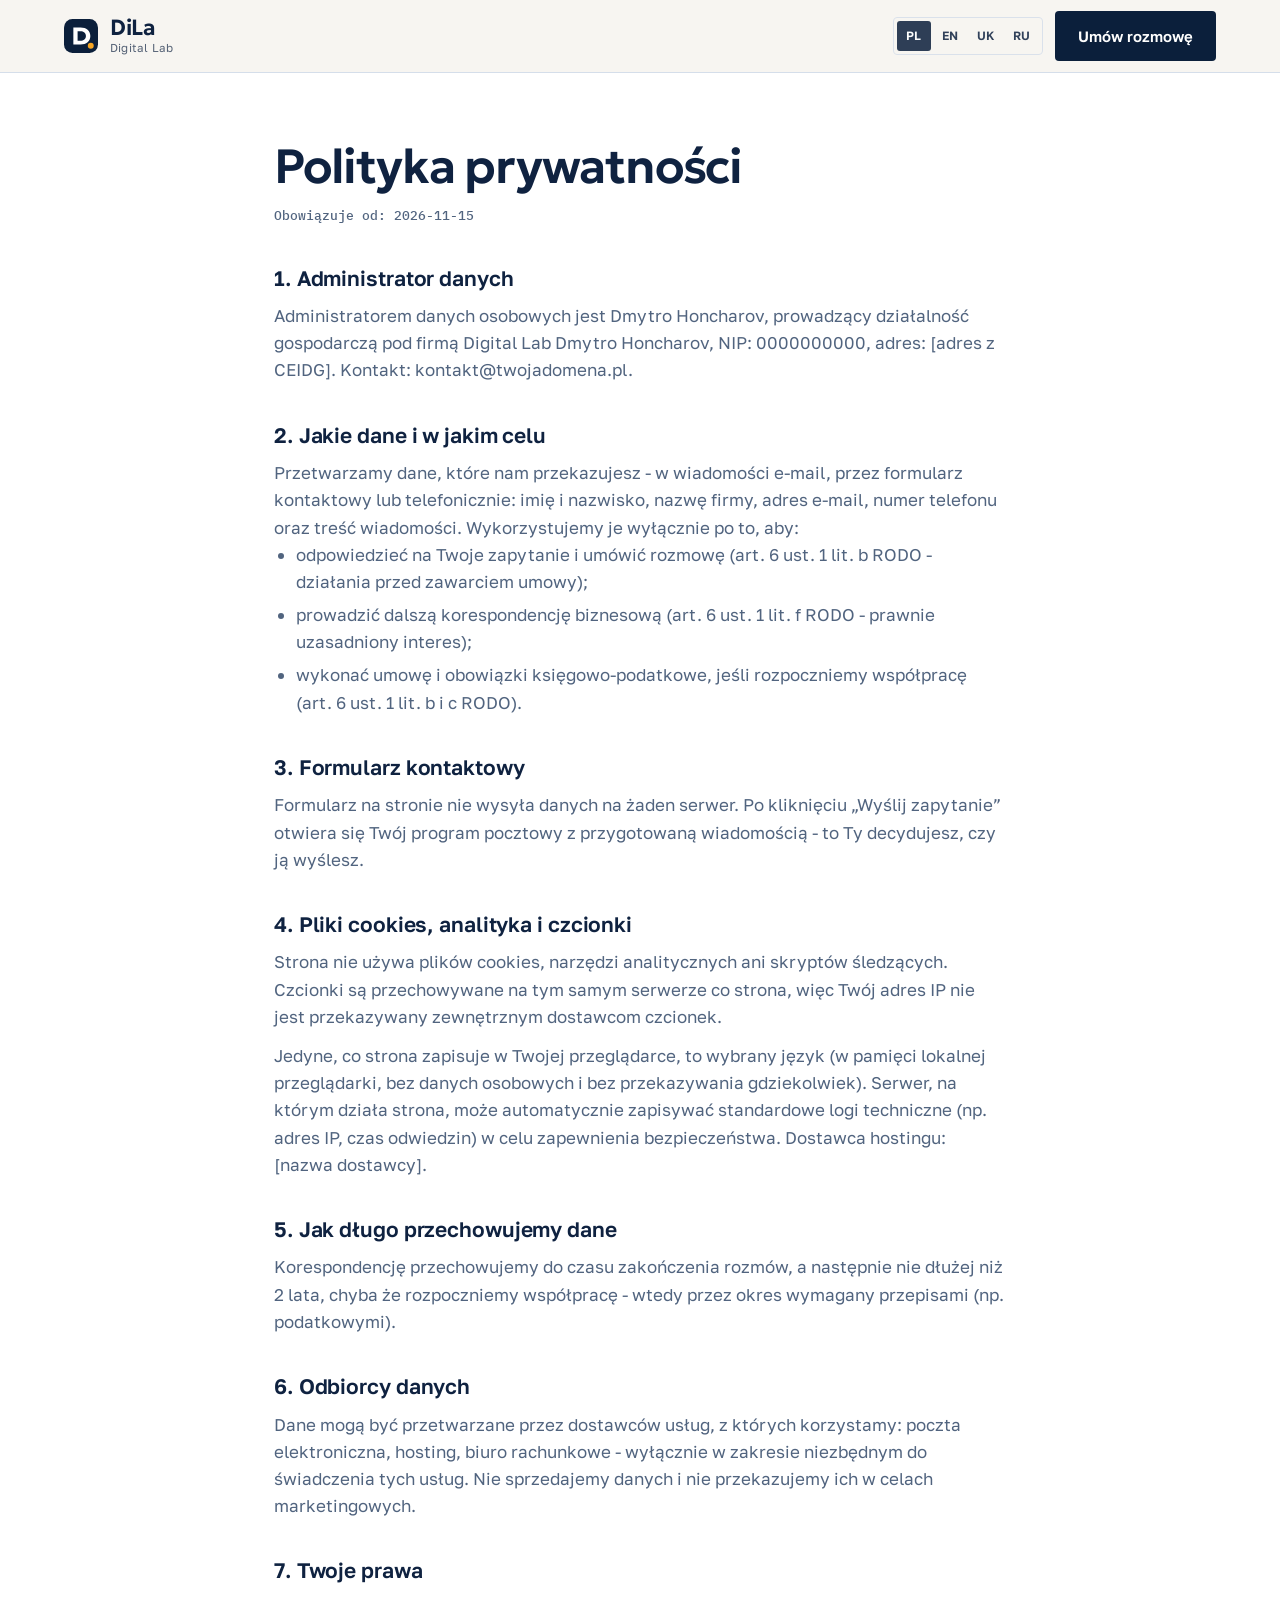
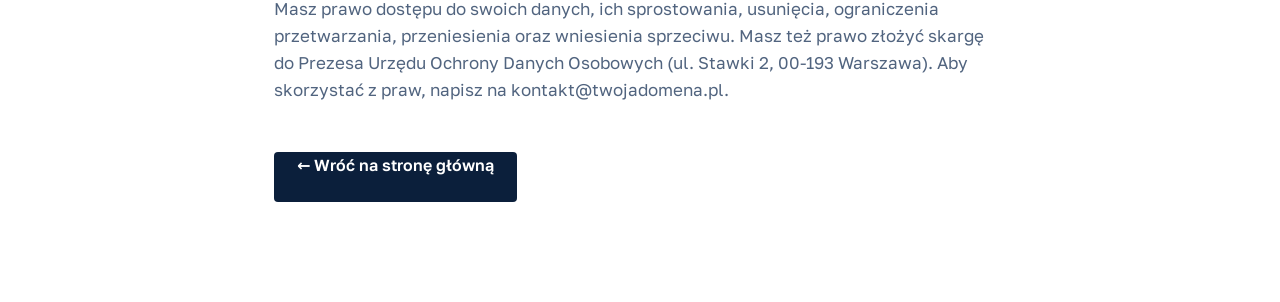
<file: polityka-prywatnosci.html>
<!doctype html>
<html lang="pl">
<head>
  <meta charset="utf-8">
  <meta name="viewport" content="width=device-width, initial-scale=1">
  <title data-i18n="pol.title">Polityka prywatności - DiLa | Digital Lab</title>
  <meta name="robots" content="noindex">
  <link rel="icon" href="assets/img/favicon.svg" type="image/svg+xml">
  <link rel="stylesheet" href="assets/css/style.css">
  <link rel="stylesheet" href="assets/css/design.css">
  <script>(function(){try{var l=new URLSearchParams(location.search).get("lang")||localStorage.getItem("dila-lang");if(/^(en|uk|ru)$/.test(l)){document.documentElement.classList.add("i18n-pending");setTimeout(function(){document.documentElement.classList.remove("i18n-pending")},2500)}}catch(e){}})();</script>
  <style>
    .legal { padding: 140px 0 100px; }
    .legal .wrap { max-width: 780px; }
    .legal h1 { font-family: var(--f-display); font-weight: 560; font-size: clamp(34px, 5vw, 48px); letter-spacing: -0.025em; }
    .legal h2 { font-size: 21px; margin: 40px 0 12px; }
    .legal p, .legal li { color: var(--muted); }
    .legal p + p { margin-top: 12px; }
    .legal ul { list-style: disc; padding-left: 22px; display: grid; gap: 6px; }
    .legal .meta { font-family: var(--f-mono); font-size: 13px; color: var(--muted); margin-top: 12px; }
    .legal .back { display: inline-block; margin-top: 48px; }
    .header { color: var(--text); background: rgba(247,245,240,.92); border-bottom-color: var(--line); }
    .header .brand__mark .m-bg { fill: var(--ink); }
    .header .brand__mark .m-fg { fill: var(--paper); }
  </style>
</head>
<body>
<header class="header">
  <div class="wrap header__inner">
    <a class="brand" href="index.html" data-keeplang aria-label="DiLa - Digital Lab, strona główna" data-i18n-attr="aria-label:a11y.brand">
      <svg class="brand__mark" viewBox="0 0 40 40" aria-hidden="true">
        <rect class="m-bg" width="40" height="40" rx="10"/>
        <path class="m-fg" d="M11 10h8.5C26.4 10 31 14.1 31 20s-4.6 10-11.5 10H11V10zm5 4.4v11.2h3.3c3.9 0 6.5-2.2 6.5-5.6s-2.6-5.6-6.5-5.6H16z"/>
        <circle cx="31.5" cy="31.5" r="3.5" fill="#ea5a2f"/>
      </svg>
      <span class="brand__text"><span class="brand__name">DiLa</span><span class="brand__sub">Digital Lab</span></span>
    </a>
    <div style="display:flex;align-items:center;gap:12px">
      <div class="lang" role="group" aria-label="Język / Language">
        <button type="button" data-lang="pl" aria-pressed="true">PL</button>
        <button type="button" data-lang="en" aria-pressed="false">EN</button>
        <button type="button" data-lang="uk" aria-pressed="false">UK</button>
        <button type="button" data-lang="ru" aria-pressed="false">RU</button>
      </div>
      <a class="btn btn--sm btn--ink" href="index.html#kontakt" data-keeplang data-i18n="nav.cta">Umów rozmowę</a>
    </div>
  </div>
</header>

<main class="legal">
  <div class="wrap">
    <h1 data-i18n="pol.h1">Polityka prywatności</h1>
    <p class="meta" data-i18n="pol.meta">Obowiązuje od: 2026-11-15</p>
    <p class="meta" data-i18n="pol.note" data-i18n-optional hidden></p>

    <!-- TODO: uzupełnić dane i przed publikacją dać do przejrzenia (np. prawnikowi lub w biurze rachunkowym). -->

    <h2 data-i18n="pol.1h">1. Administrator danych</h2>
    <p data-i18n="pol.1p">Administratorem danych osobowych jest Dmytro Honcharov, prowadzący działalność gospodarczą pod firmą Digital Lab Dmytro Honcharov, NIP: 0000000000, adres: [adres z CEIDG]. Kontakt: kontakt@twojadomena.pl.</p>

    <h2 data-i18n="pol.2h">2. Jakie dane i w jakim celu</h2>
    <p data-i18n="pol.2p">Przetwarzamy dane, które nam przekazujesz - w wiadomości e-mail, przez formularz kontaktowy lub telefonicznie: imię i nazwisko, nazwę firmy, adres e-mail, numer telefonu oraz treść wiadomości. Wykorzystujemy je wyłącznie po to, aby:</p>
    <ul>
      <li data-i18n="pol.2a">odpowiedzieć na Twoje zapytanie i umówić rozmowę (art. 6 ust. 1 lit. b RODO - działania przed zawarciem umowy);</li>
      <li data-i18n="pol.2b">prowadzić dalszą korespondencję biznesową (art. 6 ust. 1 lit. f RODO - prawnie uzasadniony interes);</li>
      <li data-i18n="pol.2c">wykonać umowę i obowiązki księgowo-podatkowe, jeśli rozpoczniemy współpracę (art. 6 ust. 1 lit. b i c RODO).</li>
    </ul>

    <h2 data-i18n="pol.3h">3. Formularz kontaktowy</h2>
    <p data-i18n="pol.3p">Formularz na stronie nie wysyła danych na żaden serwer. Po kliknięciu „Wyślij zapytanie” otwiera się Twój program pocztowy z przygotowaną wiadomością - to Ty decydujesz, czy ją wyślesz.</p>

    <h2 data-i18n="pol.4h">4. Pliki cookies, analityka i czcionki</h2>
    <p data-i18n="pol.4p1">Strona nie używa plików cookies, narzędzi analitycznych ani skryptów śledzących. Czcionki są przechowywane na tym samym serwerze co strona, więc Twój adres IP nie jest przekazywany zewnętrznym dostawcom czcionek.</p>
    <p data-i18n="pol.4p2">Jedyne, co strona zapisuje w Twojej przeglądarce, to wybrany język (w pamięci lokalnej przeglądarki, bez danych osobowych i bez przekazywania gdziekolwiek). Serwer, na którym działa strona, może automatycznie zapisywać standardowe logi techniczne (np. adres IP, czas odwiedzin) w celu zapewnienia bezpieczeństwa. Dostawca hostingu: [nazwa dostawcy].</p>

    <h2 data-i18n="pol.5h">5. Jak długo przechowujemy dane</h2>
    <p data-i18n="pol.5p">Korespondencję przechowujemy do czasu zakończenia rozmów, a następnie nie dłużej niż 2 lata, chyba że rozpoczniemy współpracę - wtedy przez okres wymagany przepisami (np. podatkowymi).</p>

    <h2 data-i18n="pol.6h">6. Odbiorcy danych</h2>
    <p data-i18n="pol.6p">Dane mogą być przetwarzane przez dostawców usług, z których korzystamy: poczta elektroniczna, hosting, biuro rachunkowe - wyłącznie w zakresie niezbędnym do świadczenia tych usług. Nie sprzedajemy danych i nie przekazujemy ich w celach marketingowych.</p>

    <h2 data-i18n="pol.7h">7. Twoje prawa</h2>
    <p data-i18n="pol.7p">Masz prawo dostępu do swoich danych, ich sprostowania, usunięcia, ograniczenia przetwarzania, przeniesienia oraz wniesienia sprzeciwu. Masz też prawo złożyć skargę do Prezesa Urzędu Ochrony Danych Osobowych (ul. Stawki 2, 00-193 Warszawa). Aby skorzystać z praw, napisz na kontakt@twojadomena.pl.</p>

    <a class="btn btn--ink back" href="index.html" data-keeplang data-i18n="pol.back">← Wróć na stronę główną</a>
  </div>
</main>
<script src="assets/js/i18n.js" defer></script>
</body>
</html>
</file>
<file: assets/css/style.css>
/* =========================================================================
   DiLa — Digital Lab · style.css
   Kierunek: „laboratorium dla biznesu” — ciepły papier, głęboki atrament,
   jeden sygnałowy kolor (cynober) i etykiety w kroju mono jak w protokole.
   ========================================================================= */

/* ---------- Tokeny ---------- */
:root {
  --ink: #0f1720;
  --ink-2: #16212c;
  --ink-3: #213040;
  --ink-line: rgba(255, 255, 255, 0.10);
  --ink-text: #e9eef2;
  --ink-muted: #9aa8b5;

  --paper: #f7f5f0;
  --paper-2: #efebe2;
  --paper-3: #e6e1d5;
  --card: #fffdf9;
  --line: #ddd7ca;
  --text: #17202a;
  --muted: #56616d;

  --accent: #ea5a2f;        /* cynober — sygnał, CTA */
  --accent-strong: #c2441d; /* tekst w kolorze akcentu na jasnym tle (AA) */
  --accent-soft: #fbe3d9;
  --accent-on-dark: #ff8a63;
  --ok: #1f8a5a;
  --ok-on-dark: #5fd39b;
  --warn: #b7791f;
  --warn-on-dark: #f2c46b;

  --f-display: "Fraunces", Georgia, "Times New Roman", serif;
  --f-body: "Inter", system-ui, -apple-system, "Segoe UI", Roboto, sans-serif;
  --f-mono: "JetBrains Mono", ui-monospace, "Cascadia Mono", Consolas, monospace;

  --wrap: 1200px;
  --gutter: 24px;
  --radius: 14px;
  --radius-sm: 8px;
  --shadow: 0 1px 2px rgba(15, 23, 32, .06), 0 8px 28px rgba(15, 23, 32, .08);
  --shadow-lg: 0 2px 6px rgba(0, 0, 0, .25), 0 30px 80px rgba(0, 0, 0, .45);
  --ease: cubic-bezier(.2, .7, .2, 1);
}

/* ---------- Reset ---------- */
*, *::before, *::after { box-sizing: border-box; }
html { -webkit-text-size-adjust: 100%; scroll-behavior: smooth; scroll-padding-top: 84px; }
body {
  margin: 0;
  background: var(--paper);
  color: var(--text);
  font-family: var(--f-body);
  font-size: 17px;
  line-height: 1.6;
  font-feature-settings: "cv11", "ss01";
  -webkit-font-smoothing: antialiased;
  text-rendering: optimizeLegibility;
  overflow-x: hidden;
}
img, svg { display: block; max-width: 100%; }
a { color: inherit; }
button, input, select, textarea { font: inherit; color: inherit; }
h1, h2, h3, h4 { margin: 0; font-weight: 600; line-height: 1.12; letter-spacing: -0.015em; }
p { margin: 0; }
ul, ol { margin: 0; padding: 0; list-style: none; }
::selection { background: var(--accent); color: var(--ink); }
:focus-visible { outline: 3px solid var(--accent); outline-offset: 3px; border-radius: 4px; }

.sr-only {
  position: absolute !important; width: 1px; height: 1px; padding: 0; margin: -1px;
  overflow: hidden; clip: rect(0 0 0 0); white-space: nowrap; border: 0;
}
.skip-link {
  position: absolute; left: 16px; top: -60px; z-index: 100;
  background: var(--accent); color: var(--ink); padding: 10px 16px; border-radius: 8px;
  font-weight: 600; text-decoration: none; transition: top .2s;
}
.skip-link:focus { top: 12px; }

/* ---------- Layout ---------- */
.wrap { width: 100%; max-width: var(--wrap); margin: 0 auto; padding: 0 var(--gutter); }
.section { padding: 120px 0; position: relative; }
.section--tight { padding: 88px 0; }
.section--alt { background: var(--paper-2); }
.section--dark { background: var(--ink); color: var(--ink-text); }

/* Etykieta sekcji w stylu protokołu: „01 — PROBLEM” */
.label {
  display: inline-flex; align-items: center; gap: 12px;
  font-family: var(--f-mono); font-size: 12.5px; font-weight: 500;
  letter-spacing: .12em; text-transform: uppercase; color: var(--accent-strong);
  margin-bottom: 22px;
}
.label::before { content: ""; width: 28px; height: 1px; background: currentColor; }
.section--dark .label, .hero .label { color: var(--accent-on-dark); }

.h-display {
  font-family: var(--f-display);
  font-weight: 560;
  font-variation-settings: "SOFT" 30, "WONK" 0;
  letter-spacing: -0.025em;
}
.h2 { font-family: var(--f-display); font-weight: 560; font-size: clamp(32px, 4.2vw, 52px); letter-spacing: -0.025em; max-width: 20ch; }
.h2 em, .h1 em { font-style: italic; font-weight: 500; color: var(--accent-strong); }
.section--dark .h2 em, .hero .h1 em { color: var(--accent-on-dark); }
.lead { font-size: clamp(18px, 1.6vw, 20px); color: var(--muted); max-width: 62ch; margin-top: 22px; line-height: 1.6; }
.section--dark .lead { color: var(--ink-muted); }
.section-head { margin-bottom: 64px; }
.section-head--split { display: grid; grid-template-columns: 1.1fr .9fr; gap: 48px; align-items: end; }
.section-head--split .lead { margin-top: 0; }

/* ---------- Przyciski ---------- */
.btn {
  --b-bg: var(--accent); --b-fg: var(--ink);
  display: inline-flex; align-items: center; justify-content: center; gap: 10px;
  min-height: 52px; padding: 0 24px; border-radius: 999px; border: 1px solid transparent;
  background: var(--b-bg); color: var(--b-fg);
  font-weight: 600; font-size: 16px; text-decoration: none; cursor: pointer; white-space: nowrap;
  transition: transform .2s var(--ease), box-shadow .2s var(--ease), background .2s;
}
.btn:hover { transform: translateY(-1px); box-shadow: 0 8px 24px rgba(234, 90, 47, .35); }
.btn:active { transform: translateY(0); }
.btn svg { width: 18px; height: 18px; transition: transform .2s var(--ease); }
.btn:hover svg { transform: translateX(3px); }
.btn--ghost { --b-bg: transparent; --b-fg: currentColor; border-color: currentColor; }
.btn--ghost:hover { box-shadow: none; background: rgba(127, 127, 127, .08); }
.btn--ink { --b-bg: var(--ink); --b-fg: #fff; }
.btn--ink:hover { box-shadow: 0 8px 24px rgba(15, 23, 32, .25); }
.btn--sm { min-height: 42px; padding: 0 18px; font-size: 15px; }
.btn--block { width: 100%; }

/* ---------- Header ---------- */
.header {
  position: fixed; inset: 0 0 auto 0; z-index: 50;
  transition: background .3s, border-color .3s, backdrop-filter .3s;
  border-bottom: 1px solid transparent;
  color: var(--ink-text);
}
.header.is-scrolled {
  background: rgba(247, 245, 240, .88); color: var(--text);
  backdrop-filter: saturate(1.4) blur(14px); -webkit-backdrop-filter: saturate(1.4) blur(14px);
  border-bottom-color: var(--line);
}
.header__inner { display: flex; align-items: center; justify-content: space-between; height: 72px; gap: 24px; }
.brand { display: inline-flex; align-items: center; gap: 12px; text-decoration: none; }
.brand__mark { width: 34px; height: 34px; flex: none; }
.brand__mark .m-bg { fill: var(--paper); transition: fill .3s; }
.brand__mark .m-fg { fill: var(--ink); transition: fill .3s; }
.header.is-scrolled .brand__mark .m-bg { fill: var(--ink); }
.header.is-scrolled .brand__mark .m-fg { fill: var(--paper); }
.brand__text { display: flex; flex-direction: column; line-height: 1; }
.brand__name { font-family: var(--f-display); font-weight: 600; font-size: 22px; letter-spacing: -0.02em; }
.brand__sub { font-family: var(--f-mono); font-size: 10.5px; letter-spacing: .16em; text-transform: uppercase; opacity: .65; margin-top: 4px; }
.nav { display: flex; align-items: center; gap: 4px; }
.nav a:not(.btn) {
  text-decoration: none; font-size: 15px; font-weight: 500; padding: 8px 12px; border-radius: 8px; opacity: .82;
  transition: opacity .2s, background .2s;
}
.nav a:not(.btn):hover { opacity: 1; background: rgba(127, 127, 127, .12); }
.nav .btn { margin-left: 12px; }
/* Przełącznik języka */
.lang { display: inline-flex; gap: 2px; margin-left: 8px; padding: 3px; border: 1px solid currentColor; border-radius: 10px; opacity: .85; }
.lang button {
  font: inherit; font-family: var(--f-mono); font-size: 12px; font-weight: 600; letter-spacing: .04em;
  min-width: 34px; height: 30px; padding: 0 6px; border: 0; border-radius: 7px; background: transparent; color: inherit; cursor: pointer;
}
.lang button:hover { background: rgba(127, 127, 127, .16); }
.lang button[aria-pressed="true"] { background: var(--accent); color: #fff; }
.i18n-pending body { visibility: hidden; }
.nav-toggle {
  display: none; width: 44px; height: 44px; border-radius: 10px; border: 1px solid currentColor;
  background: transparent; cursor: pointer; align-items: center; justify-content: center;
}
.nav-toggle span, .nav-toggle span::before, .nav-toggle span::after {
  display: block; width: 18px; height: 1.5px; background: currentColor; position: relative; transition: transform .25s, background .25s;
}
.nav-toggle span::before, .nav-toggle span::after { content: ""; position: absolute; left: 0; }
.nav-toggle span::before { top: -6px; }
.nav-toggle span::after { top: 6px; }
.nav-open .nav-toggle span { background: transparent; }
.nav-open .nav-toggle span::before { transform: translateY(6px) rotate(45deg); }
.nav-open .nav-toggle span::after { transform: translateY(-6px) rotate(-45deg); }

/* ---------- Hero ---------- */
.hero {
  position: relative; background: var(--ink); color: var(--ink-text);
  padding: 152px 0 112px; overflow: hidden; isolation: isolate;
}
/* siatka jak papier milimetrowy w laboratorium */
.hero::before {
  content: ""; position: absolute; inset: 0; z-index: -2;
  background-image:
    linear-gradient(rgba(255,255,255,.045) 1px, transparent 1px),
    linear-gradient(90deg, rgba(255,255,255,.045) 1px, transparent 1px);
  background-size: 48px 48px;
  mask-image: radial-gradient(ellipse 80% 70% at 70% 40%, #000 30%, transparent 85%);
  -webkit-mask-image: radial-gradient(ellipse 80% 70% at 70% 40%, #000 30%, transparent 85%);
}
.hero::after {
  content: ""; position: absolute; z-index: -1; width: 720px; height: 720px; right: -160px; top: -120px;
  background: radial-gradient(circle, rgba(234, 90, 47, .20), transparent 62%);
  filter: blur(10px);
}
.hero__grid { display: grid; grid-template-columns: 1.05fr .95fr; gap: 64px; align-items: center; }
.h1 { font-family: var(--f-display); font-weight: 560; font-size: clamp(40px, 5.6vw, 72px); letter-spacing: -0.03em; line-height: 1.04; }
.hero__lead { font-size: clamp(18px, 1.5vw, 20px); color: var(--ink-muted); margin-top: 28px; max-width: 54ch; }
.hero__lead strong { color: var(--ink-text); font-weight: 600; }
.hero__cta { display: flex; flex-wrap: wrap; gap: 14px; margin-top: 40px; }
.hero__trust { display: flex; flex-wrap: wrap; gap: 10px 22px; margin-top: 40px; font-size: 14.5px; color: var(--ink-muted); }
.hero__trust li { display: inline-flex; align-items: center; gap: 8px; }
.hero__trust svg { width: 16px; height: 16px; color: var(--ok-on-dark); flex: none; }

/* ---------- Demo „na żywo” ---------- */
.demo {
  position: relative; background: var(--ink-2); border: 1px solid var(--ink-line); border-radius: 18px;
  box-shadow: var(--shadow-lg); overflow: hidden; font-size: 14.5px;
  display: flex; flex-direction: column; /* min-height ustawia main.js (najwyższy przykład), stopka przyklejona do dołu */
}
.demo .demo__body { flex: 1; grid-template-rows: auto auto 1fr; }
.demo .demo__human { align-self: end; }
.demo__bar {
  display: flex; align-items: center; gap: 14px; padding: 12px 16px; border-bottom: 1px solid var(--ink-line);
  background: rgba(255, 255, 255, .02);
}
.demo__dots { display: flex; gap: 6px; }
.demo__dots i { width: 10px; height: 10px; border-radius: 50%; background: #3a4754; display: block; }
.demo__title { font-family: var(--f-mono); font-size: 12px; letter-spacing: .06em; color: var(--ink-muted); flex: 1; }
.demo__timer {
  font-family: var(--f-mono); font-size: 12.5px; color: var(--ink-text); background: rgba(255,255,255,.06);
  padding: 4px 10px; border-radius: 999px; font-variant-numeric: tabular-nums;
}
.demo__timer b { color: var(--accent-on-dark); font-weight: 600; }
.demo__body { padding: 20px; display: grid; gap: 16px; }
.mail {
  background: #1d2a37; border: 1px solid var(--ink-line); border-radius: 12px; padding: 16px 18px;
  transition: opacity .5s var(--ease), transform .5s var(--ease);
}
.mail__head { display: flex; align-items: center; gap: 12px; margin-bottom: 10px; }
.mail__avatar {
  width: 34px; height: 34px; border-radius: 50%; display: grid; place-items: center; flex: none;
  background: #33465a; color: #fff; font-weight: 600; font-size: 13px;
}
.mail__from { font-weight: 600; color: var(--ink-text); line-height: 1.25; }
.mail__meta { font-size: 12.5px; color: var(--ink-muted); }
.mail__flag {
  margin-left: auto; font-family: var(--f-mono); font-size: 11px; padding: 3px 8px; border-radius: 6px;
  background: rgba(255,255,255,.07); color: var(--ink-muted); letter-spacing: .05em;
}
.mail__subject { font-weight: 600; color: var(--ink-text); margin-bottom: 4px; }
.mail__text { color: #c4cfd9; line-height: 1.55; }
.steps-live { display: grid; gap: 8px; }
.step-live {
  display: grid; grid-template-columns: 22px 1fr; gap: 12px; align-items: start;
  padding: 10px 12px; border-radius: 10px; background: rgba(255,255,255,.03); border: 1px solid transparent;
  opacity: .28; transform: translateY(4px); transition: opacity .45s var(--ease), transform .45s var(--ease), border-color .45s, background .45s;
}
.step-live.is-active { opacity: 1; transform: none; border-color: rgba(255, 138, 99, .35); background: rgba(234, 90, 47, .07); }
.step-live.is-done { opacity: 1; transform: none; }
.step-live__icon { width: 22px; height: 22px; border-radius: 50%; display: grid; place-items: center; margin-top: 1px; border: 1.5px solid #4a5a6a; }
.step-live.is-active .step-live__icon { border-color: var(--accent-on-dark); border-right-color: transparent; animation: spin .8s linear infinite; }
.step-live.is-done .step-live__icon { border-color: var(--ok-on-dark); background: var(--ok-on-dark); }
.step-live.is-done .step-live__icon::after {
  content: ""; width: 9px; height: 5px; border-left: 2px solid var(--ink); border-bottom: 2px solid var(--ink);
  transform: rotate(-45deg) translate(1px, -1px);
}
.step-live.is-warn.is-done .step-live__icon { border-color: var(--warn-on-dark); background: var(--warn-on-dark); }
.step-live.is-warn.is-done .step-live__icon::after { content: "!"; border: 0; transform: none; width: auto; height: auto; color: var(--ink); font-weight: 800; font-size: 13px; line-height: 1; }
.step-live__k { font-family: var(--f-mono); font-size: 11px; letter-spacing: .08em; text-transform: uppercase; color: var(--ink-muted); }
.step-live__v { color: var(--ink-text); font-weight: 500; }
.step-live__v .num { font-family: var(--f-mono); font-weight: 600; color: var(--ok-on-dark); font-variant-numeric: tabular-nums; }
.step-live.is-warn .step-live__v .num { color: var(--warn-on-dark); }
@keyframes spin { to { transform: rotate(360deg); } }
.demo__human {
  display: flex; align-items: center; justify-content: space-between; gap: 12px; flex-wrap: wrap;
  padding: 14px 16px; border-radius: 12px; border: 1px dashed rgba(255,255,255,.18);
  transition: border-color .4s, background .4s;
}
.demo__human-text { font-size: 13.5px; color: var(--ink-muted); }
.demo__human-text b { color: var(--ink-text); font-weight: 600; }
.demo__send {
  display: inline-flex; align-items: center; gap: 8px; padding: 9px 16px; border-radius: 999px;
  background: rgba(255,255,255,.08); color: var(--ink-muted); font-weight: 600; font-size: 14px; border: 0;
  transition: background .4s, color .4s, box-shadow .4s; pointer-events: none;
}
.demo__send svg { width: 15px; height: 15px; }
.demo.is-ready .demo__human { border-color: rgba(255, 138, 99, .55); background: rgba(234, 90, 47, .06); }
.demo.is-ready .demo__send { background: var(--accent); color: var(--ink); box-shadow: 0 0 0 0 rgba(234, 90, 47, .6); animation: pulse 1.8s ease-out infinite; }
/* Scenariusz „AI zrobił wszystko sam”: stopka jako potwierdzenie, bez przycisku do kliknięcia */
.demo.is-auto.is-ready .demo__human { border-color: rgba(74, 222, 128, .45); background: rgba(74, 222, 128, .06); }
.demo.is-auto.is-ready .demo__send { background: var(--ok-on-dark); color: var(--ink); box-shadow: none; animation: none; }
@keyframes pulse { 0% { box-shadow: 0 0 0 0 rgba(234, 90, 47, .55); } 100% { box-shadow: 0 0 0 14px rgba(234, 90, 47, 0); } }
.demo__caption { margin-top: 16px; font-size: 13px; color: var(--ink-muted); text-align: center; font-family: var(--f-mono); letter-spacing: .02em; }
.demo__switch { display: flex; justify-content: center; gap: 8px; margin-top: 12px; }
.demo__switch button {
  width: 28px; height: 4px; border-radius: 4px; border: 0; padding: 0; cursor: pointer; background: rgba(255,255,255,.18);
  transition: background .3s;
}
.demo__switch button[aria-pressed="true"] { background: var(--accent-on-dark); }

/* ---------- Pasek „dla kogo” ---------- */
.for-strip { background: var(--ink); color: var(--ink-muted); border-top: 1px solid var(--ink-line); }
.for-strip__inner { display: flex; align-items: center; gap: 16px 28px; padding-top: 26px; padding-bottom: 26px; flex-wrap: wrap; }
.for-strip__k { font-family: var(--f-mono); font-size: 12px; letter-spacing: .12em; text-transform: uppercase; color: var(--accent-on-dark); flex: none; }
.for-strip__list { display: flex; flex-wrap: wrap; gap: 8px 10px; }
.for-strip__list li {
  font-size: 14.5px; padding: 6px 14px; border-radius: 999px; border: 1px solid var(--ink-line); color: var(--ink-text);
}

/* ---------- Problem: oś czasu ---------- */
.problem__grid { display: grid; grid-template-columns: .9fr 1.1fr; gap: 72px; align-items: start; }
.problem__intro .lead { margin-top: 26px; }
.problem__note {
  margin-top: 32px; padding: 20px 22px; border-left: 3px solid var(--accent); background: var(--card);
  border-radius: 0 var(--radius-sm) var(--radius-sm) 0; color: var(--muted); font-size: 16px;
}
.problem__note strong { color: var(--text); }
.timeline { position: relative; background: var(--card); border: 1px solid var(--line); border-radius: var(--radius); padding: 10px 28px; box-shadow: var(--shadow); }
.timeline__head {
  display: flex; justify-content: space-between; align-items: center; padding: 18px 0 14px; border-bottom: 1px solid var(--line);
  font-family: var(--f-mono); font-size: 12px; letter-spacing: .1em; text-transform: uppercase; color: var(--muted);
}
.tl-row { display: grid; grid-template-columns: 64px 18px 1fr; gap: 16px; padding: 18px 0; border-bottom: 1px dashed var(--line); position: relative; }
.tl-row:last-child { border-bottom: 0; }
.tl-time { font-family: var(--f-mono); font-weight: 600; font-size: 15px; font-variant-numeric: tabular-nums; padding-top: 1px; }
.tl-dot { width: 12px; height: 12px; border-radius: 50%; border: 2px solid var(--muted); margin-top: 6px; background: var(--card); }
.tl-title { font-weight: 600; }
.tl-desc { color: var(--muted); font-size: 15.5px; margin-top: 2px; }
.tl-row--rival { background: var(--accent-soft); margin: 0 -28px; padding-left: 28px; padding-right: 28px; border-bottom-style: solid; border-color: #f2c7b5; }
.tl-row--rival .tl-time, .tl-row--rival .tl-title { color: var(--accent-strong); }
.tl-row--rival .tl-dot { border-color: var(--accent-strong); background: var(--accent-strong); }
.tl-row--end .tl-time { color: var(--text); }
.tl-row--end .tl-dot { background: var(--text); border-color: var(--text); }
.tl-tag {
  display: inline-block; margin-left: 8px; font-family: var(--f-mono); font-size: 11px; letter-spacing: .06em;
  padding: 2px 7px; border-radius: 5px; background: var(--accent-strong); color: #fff; vertical-align: 2px; text-transform: uppercase;
}
.timeline__foot {
  display: flex; justify-content: space-between; gap: 16px; padding: 16px 0 18px; border-top: 1px solid var(--line);
  font-size: 15px; color: var(--muted);
}
.timeline__foot b { font-family: var(--f-mono); color: var(--text); white-space: nowrap; }

/* Dwa przykłady obok siebie w kolumnie: bez automatyzacji i z asystentem */
.timelines { display: grid; gap: 24px; }
.problem__intro { position: sticky; top: 110px; }
.timeline--ai { border-color: #b9dccb; }
.timeline--ai .timeline__head { color: var(--ok); border-bottom-color: #b9dccb; }
.tl-row--ai { background: #e4f4ec; margin: 0 -28px; padding-left: 28px; padding-right: 28px; border-bottom-style: solid; border-color: #b9dccb; }
.tl-row--ai .tl-time, .tl-row--ai .tl-title { color: var(--ok); }
.tl-row--ai .tl-dot { border-color: var(--ok); background: var(--ok); }
.tl-tag--ok { background: var(--ok); }
.pain__fix { margin-top: 14px; padding-top: 14px; border-top: 1px dashed var(--line); color: var(--text); font-size: 15.5px; }
.pain__fix b { color: var(--ok); font-weight: 650; }

/* ---------- Bóle: karty ---------- */
.pains { display: grid; grid-template-columns: repeat(3, 1fr); gap: 1px; background: var(--line); border: 1px solid var(--line); border-radius: var(--radius); overflow: hidden; margin-top: 88px; }
.pain { background: var(--paper); padding: 32px 30px 34px; transition: background .25s; }
.pain:hover { background: var(--card); }
.pain__n { font-family: var(--f-mono); font-size: 12px; color: var(--accent-strong); letter-spacing: .1em; }
.pain__icon { width: 40px; height: 40px; color: var(--text); margin: 18px 0 18px; }
.pain h3 { font-family: var(--f-display); font-size: 23px; font-weight: 560; margin-bottom: 10px; }
.pain p { color: var(--muted); font-size: 16px; }

/* ---------- Kalkulator ---------- */
.calc { display: grid; grid-template-columns: 1fr 1fr; gap: 0; border-radius: 20px; overflow: hidden; box-shadow: var(--shadow); border: 1px solid var(--line); }
.calc__inputs { background: var(--card); padding: 44px 44px 40px; display: grid; gap: 34px; align-content: start; }
.calc__result { background: var(--ink); color: var(--ink-text); padding: 44px; display: flex; flex-direction: column; position: relative; overflow: hidden; }
.calc__result::before {
  content: ""; position: absolute; inset: 0; pointer-events: none;
  background-image: linear-gradient(rgba(255,255,255,.04) 1px, transparent 1px), linear-gradient(90deg, rgba(255,255,255,.04) 1px, transparent 1px);
  background-size: 32px 32px;
}
.calc__result > * { position: relative; }
.field-range label { display: flex; justify-content: space-between; align-items: baseline; gap: 12px; font-weight: 600; margin-bottom: 14px; }
.field-range output {
  font-family: var(--f-mono); font-weight: 600; font-size: 18px; color: var(--accent-strong); font-variant-numeric: tabular-nums; white-space: nowrap;
}
.field-range small { display: block; color: var(--muted); font-size: 14px; margin-top: 10px; font-weight: 400; }
input[type="range"] {
  -webkit-appearance: none; appearance: none; width: 100%; height: 28px; background: transparent; cursor: pointer;
  --pct: 50%;
}
input[type="range"]::-webkit-slider-runnable-track {
  height: 6px; border-radius: 6px;
  background: linear-gradient(90deg, var(--accent) 0 var(--pct), var(--paper-3) var(--pct) 100%);
}
input[type="range"]::-moz-range-track { height: 6px; border-radius: 6px; background: var(--paper-3); }
input[type="range"]::-moz-range-progress { height: 6px; border-radius: 6px; background: var(--accent); }
input[type="range"]::-webkit-slider-thumb {
  -webkit-appearance: none; width: 24px; height: 24px; border-radius: 50%; margin-top: -9px;
  background: var(--card); border: 2px solid var(--ink); box-shadow: 0 2px 8px rgba(15,23,32,.2); transition: transform .15s;
}
input[type="range"]::-moz-range-thumb { width: 20px; height: 20px; border-radius: 50%; background: var(--card); border: 2px solid var(--ink); }
input[type="range"]:active::-webkit-slider-thumb { transform: scale(1.12); }
.calc__k { font-family: var(--f-mono); font-size: 12px; letter-spacing: .12em; text-transform: uppercase; color: var(--ink-muted); }
.calc__big { font-family: var(--f-display); font-weight: 560; font-size: clamp(52px, 6vw, 80px); line-height: 1; letter-spacing: -0.03em; margin-top: 12px; font-variant-numeric: tabular-nums; }
.calc__big small { font-size: .38em; letter-spacing: 0; color: var(--ink-muted); font-family: var(--f-body); font-weight: 500; margin-left: 6px; }
.calc__sub { color: var(--ink-muted); margin-top: 10px; }
.calc__sub b { color: var(--ink-text); font-family: var(--f-mono); font-weight: 600; }
.calc__divider { height: 1px; background: var(--ink-line); margin: 32px 0; }
.calc__save { display: grid; grid-template-columns: 1fr 1fr; gap: 20px; }
.calc__save-v { font-family: var(--f-mono); font-size: 28px; font-weight: 600; color: var(--ok-on-dark); margin-top: 6px; font-variant-numeric: tabular-nums; }
.calc__note { margin-top: 22px; text-align: center; color: var(--muted); font-size: 16.5px; }
.calc__note b { color: var(--text); }
.calc__or { margin-top: 22px; padding-top: 18px; border-top: 1px dashed var(--ink-line); display: grid; grid-template-columns: auto 1fr; gap: 4px 16px; align-items: baseline; }
.calc__or-k { font-family: var(--f-mono); font-size: 12px; letter-spacing: .12em; text-transform: uppercase; color: var(--ink-muted); }
.calc__or-v { font-family: var(--f-mono); font-size: 28px; font-weight: 600; color: var(--ok-on-dark); font-variant-numeric: tabular-nums; }
.calc__or-d { grid-column: 1 / -1; color: var(--ink-muted); font-size: 14.5px; line-height: 1.45; }
.calc__assume { font-size: 13px; color: var(--ink-muted); margin-top: auto; padding-top: 32px; line-height: 1.5; }
.calc__assume a { color: var(--ink-text); }

/* ---------- Rozwiązanie: pipeline ---------- */
.pipeline { display: grid; grid-template-columns: repeat(4, 1fr) 1.15fr; gap: 0; position: relative; }
.pipe {
  position: relative; padding: 30px 26px 32px; border: 1px solid var(--ink-line); border-right: 0;
  background: var(--ink-2); display: flex; flex-direction: column;
}
.pipe:first-child { border-radius: var(--radius) 0 0 var(--radius); }
.pipe__n { font-family: var(--f-mono); font-size: 12px; color: var(--ink-muted); letter-spacing: .1em; }
.pipe__verb { font-family: var(--f-display); font-size: 30px; font-weight: 560; margin: 14px 0 12px; letter-spacing: -0.02em; }
.pipe p { color: var(--ink-muted); font-size: 15.5px; }
.pipe__chip {
  margin-top: auto; padding-top: 22px; font-family: var(--f-mono); font-size: 12px; color: var(--ok-on-dark);
}
.pipe__chip span { display: inline-block; padding: 4px 9px; border-radius: 6px; background: rgba(95, 211, 155, .1); }
.pipe::after { /* strzałka między krokami */
  content: ""; position: absolute; right: -9px; top: 46px; width: 16px; height: 16px; z-index: 2;
  background: var(--ink-2); border-top: 1px solid var(--ink-line); border-right: 1px solid var(--ink-line); transform: rotate(45deg);
}
.pipe--human {
  background: var(--accent); color: var(--ink); border: 0; border-radius: 0 var(--radius) var(--radius) 0;
}
.pipe--human::after { display: none; }
.pipe--human .pipe__n { color: rgba(15,23,32,.7); }
.pipe--human p { color: rgba(15,23,32,.82); }
.pipe--human .pipe__chip { color: var(--ink); }
.pipe--human .pipe__chip span { background: rgba(15,23,32,.1); }

.compare { margin-top: 96px; }
.compare__table { width: 100%; border-collapse: collapse; font-size: 16px; }
.compare__table th, .compare__table td { text-align: left; padding: 18px 20px; border-bottom: 1px solid var(--ink-line); vertical-align: top; }
.compare__table thead th { font-family: var(--f-mono); font-size: 12px; letter-spacing: .12em; text-transform: uppercase; color: var(--ink-muted); font-weight: 500; }
.compare__table tbody th { font-weight: 600; color: var(--ink-text); width: 28%; }
.compare__table td { color: var(--ink-muted); }
.compare__table td.after { color: var(--ink-text); }
.compare__table td.after::before { content: "→ "; color: var(--accent-on-dark); font-weight: 700; }
.compare__table thead th.after { color: var(--accent-on-dark); }

/* ---------- Zasady (zaufanie) ---------- */
.principles { display: grid; grid-template-columns: repeat(3, 1fr); gap: 24px; }
.principle {
  background: var(--card); border: 1px solid var(--line); border-radius: var(--radius); padding: 32px 30px;
  display: flex; flex-direction: column; gap: 14px; transition: transform .25s var(--ease), box-shadow .25s var(--ease);
}
.principle:hover { transform: translateY(-3px); box-shadow: var(--shadow); }
.principle__icon { width: 46px; height: 46px; border-radius: 12px; background: var(--ink); color: var(--paper); display: grid; place-items: center; }
.principle__icon svg { width: 22px; height: 22px; }
.principle h3 { font-family: var(--f-display); font-size: 22px; font-weight: 560; }
.principle p { color: var(--muted); font-size: 16px; }

/* ---------- Moduły ---------- */
.modules { display: grid; grid-template-columns: repeat(4, 1fr); gap: 16px; }
.module {
  border: 1px solid var(--line); border-radius: var(--radius); padding: 26px 24px 28px; background: var(--paper);
  display: flex; flex-direction: column; gap: 10px; transition: border-color .25s, background .25s;
}
.module:hover { border-color: var(--text); background: var(--card); }
.module--main { background: var(--ink); color: var(--ink-text); border-color: var(--ink); grid-column: span 2; grid-row: span 2; position: relative; overflow: hidden; padding: 32px 32px 30px; }
.module--main:hover { background: var(--ink); border-color: var(--ink); }
.module--main p { color: var(--ink-muted) !important; }
.module__tag { font-family: var(--f-mono); font-size: 11.5px; letter-spacing: .1em; text-transform: uppercase; color: var(--accent-strong); }
.module--main .module__tag { color: var(--accent-on-dark); }
.module h3 { font-size: 18.5px; font-weight: 650; letter-spacing: -0.01em; }
.module--main h3 { font-family: var(--f-display); font-size: 28px; font-weight: 560; }
.module p { color: var(--muted); font-size: 15.5px; }
.module svg { width: 28px; height: 28px; margin-bottom: 6px; }

.integrations { margin-top: 72px; padding-top: 40px; border-top: 1px solid var(--line); display: grid; grid-template-columns: 260px 1fr; gap: 40px; align-items: start; }
.integrations__k { font-weight: 600; }
.integrations__k small { display: block; color: var(--muted); font-weight: 400; font-size: 14.5px; margin-top: 6px; }
.integrations__list { display: flex; flex-wrap: wrap; gap: 10px; }
.integrations__list li {
  font-family: var(--f-mono); font-size: 13.5px; padding: 8px 14px; border-radius: 8px; background: var(--card); border: 1px solid var(--line);
}

/* ---------- Proces ---------- */
.process { display: grid; grid-template-columns: repeat(4, 1fr); gap: 0; counter-reset: step; position: relative; }
.process::before { content: ""; position: absolute; top: 27px; left: 28px; right: 28px; height: 1px; background: var(--line); }
.p-step { position: relative; padding-right: 32px; }
.p-step__dot {
  position: relative; z-index: 1; width: 56px; height: 56px; border-radius: 50%; background: var(--paper);
  border: 1px solid var(--text); display: grid; place-items: center; font-family: var(--f-mono); font-weight: 600; font-size: 15px;
}
.p-step:first-child .p-step__dot { background: var(--accent); border-color: var(--accent); }
.p-step__time { font-family: var(--f-mono); font-size: 12px; letter-spacing: .1em; text-transform: uppercase; color: var(--accent-strong); margin-top: 26px; }
.p-step h3 { font-family: var(--f-display); font-size: 24px; font-weight: 560; margin: 8px 0 12px; }
.p-step p { color: var(--muted); font-size: 16px; }
.p-step ul { margin-top: 14px; display: grid; gap: 6px; }
.p-step li { font-size: 15px; display: grid; grid-template-columns: 16px 1fr; gap: 8px; color: var(--text); }
.p-step li::before { content: "-"; color: var(--accent-strong); }

/* ---------- Cennik ---------- */
.pricing { display: grid; grid-template-columns: .8fr 1fr 1.1fr 1fr; gap: 20px; align-items: stretch; }
.price {
  border-radius: 18px; padding: 36px 32px; background: var(--card); border: 1px solid var(--line); display: flex; flex-direction: column;
}
.price--feature { background: var(--ink); color: var(--ink-text); border-color: var(--ink); box-shadow: var(--shadow-lg); position: relative; }
.price__k { font-family: var(--f-mono); font-size: 12px; letter-spacing: .12em; text-transform: uppercase; color: var(--muted); }
.price--feature .price__k { color: var(--accent-on-dark); }
.price h3 { font-family: var(--f-display); font-size: 26px; font-weight: 560; margin-top: 12px; }
.price__amount { margin-top: 22px; display: flex; align-items: baseline; gap: 8px; flex-wrap: wrap; }
.price__from { font-size: 15px; color: var(--muted); }
.price--feature .price__from, .price--feature .price__unit { color: var(--ink-muted); }
.price__value { font-family: var(--f-display); font-size: 46px; font-weight: 560; letter-spacing: -0.03em; line-height: 1; }
.price__unit { font-size: 15px; color: var(--muted); }
.price__desc { color: var(--muted); font-size: 15.5px; margin-top: 16px; }
.price--feature .price__desc { color: var(--ink-muted); }
.price__list { margin: 26px 0 30px; display: grid; gap: 11px; }
.price__list li { display: grid; grid-template-columns: 20px 1fr; gap: 10px; font-size: 15.5px; }
.price__list svg { width: 18px; height: 18px; margin-top: 3px; color: var(--ok); }
.price--feature .price__list svg { color: var(--ok-on-dark); }
.price .btn { margin-top: auto; }
.price__badge {
  position: absolute; top: -13px; left: 32px; background: var(--accent); color: var(--ink); font-family: var(--f-mono);
  font-size: 11.5px; letter-spacing: .1em; text-transform: uppercase; font-weight: 600; padding: 5px 10px; border-radius: 6px;
}
.pricing__note { margin-top: 26px; color: var(--muted); font-size: 15px; display: flex; gap: 10px; align-items: flex-start; max-width: 860px; }
.pricing__note svg { width: 18px; height: 18px; flex: none; margin-top: 3px; }

.pilot {
  margin-top: 56px; border-radius: 20px; padding: 40px 44px; display: grid; grid-template-columns: auto 1fr auto; gap: 36px; align-items: center;
  background:
    repeating-linear-gradient(135deg, rgba(234, 90, 47, .07) 0 12px, transparent 12px 24px),
    var(--accent-soft);
  border: 1px solid #f2c7b5;
}
.pilot__seats { display: flex; gap: 8px; }
.pilot__seats i { width: 18px; height: 44px; border-radius: 5px; background: var(--accent); display: block; }
.pilot__k { font-family: var(--f-mono); font-size: 12px; letter-spacing: .12em; text-transform: uppercase; color: var(--accent-strong); }
.pilot h3 { font-family: var(--f-display); font-size: 28px; font-weight: 560; margin: 6px 0 8px; }
.pilot p { color: #5a4036; max-width: 62ch; }

/* ---------- O nas ---------- */
.about { display: grid; grid-template-columns: .8fr 1.2fr; gap: 80px; align-items: center; }
.about__photo {
  position: relative; aspect-ratio: 4 / 5; border-radius: 20px; overflow: hidden; background: var(--ink);
  display: grid; place-items: center;
}
.about__photo img { width: 100%; height: 100%; object-fit: cover; }
.about__monogram { font-family: var(--f-display); font-size: 96px; font-weight: 500; color: var(--paper); letter-spacing: -0.04em; }
.about__photo::after {
  content: ""; position: absolute; inset: 0; pointer-events: none;
  background-image: linear-gradient(rgba(255,255,255,.05) 1px, transparent 1px), linear-gradient(90deg, rgba(255,255,255,.05) 1px, transparent 1px);
  background-size: 32px 32px;
}
.about__card {
  position: absolute; left: 20px; right: 20px; bottom: 20px; z-index: 2; background: rgba(247,245,240,.94); color: var(--text);
  border-radius: 12px; padding: 14px 16px; display: flex; justify-content: space-between; align-items: center; gap: 12px;
}
.about__card b { font-weight: 650; }
.about__card span { font-family: var(--f-mono); font-size: 12px; color: var(--muted); }
.about__text .h2 { max-width: 18ch; }
.about__text > p:not(.label) { margin-top: 22px; color: var(--muted); font-size: 18px; max-width: 60ch; }
.about__text > p:not(.label) strong { color: var(--text); }
.facts { display: grid; grid-template-columns: 1fr 1fr; gap: 1px; background: var(--line); border: 1px solid var(--line); border-radius: var(--radius); overflow: hidden; margin-top: 40px; }
.fact { background: var(--paper); padding: 22px 24px; }
.fact__k { font-family: var(--f-mono); font-size: 11.5px; letter-spacing: .1em; text-transform: uppercase; color: var(--accent-strong); }
.fact__v { font-weight: 600; margin-top: 6px; }
.fact__d { color: var(--muted); font-size: 15px; margin-top: 2px; }

/* ---------- FAQ ---------- */
.faq__grid { display: grid; grid-template-columns: .75fr 1.25fr; gap: 72px; align-items: start; }
.faq__aside { position: sticky; top: 110px; }
.faq__aside .lead { margin-top: 20px; }
.faq__list { border-top: 1px solid var(--line); }
.faq__item { border-bottom: 1px solid var(--line); }
.faq__item summary {
  list-style: none; cursor: pointer; display: flex; justify-content: space-between; align-items: center; gap: 24px;
  padding: 24px 0; font-weight: 600; font-size: 18.5px; letter-spacing: -0.01em;
}
.faq__item summary::-webkit-details-marker { display: none; }
.faq__item summary::after {
  content: ""; flex: none; width: 32px; height: 32px; border-radius: 50%; border: 1px solid var(--line);
  background:
    linear-gradient(var(--text), var(--text)) center / 12px 1.5px no-repeat,
    linear-gradient(var(--text), var(--text)) center / 1.5px 12px no-repeat;
  transition: transform .3s var(--ease), background-color .3s;
}
.faq__item[open] summary::after { transform: rotate(45deg); background-color: var(--accent-soft); }
.faq__item summary:hover::after { border-color: var(--text); }
.faq__a { padding: 0 56px 26px 0; color: var(--muted); }
.faq__a p + p { margin-top: 12px; }
.faq__a strong { color: var(--text); }

/* ---------- CTA + formularz ---------- */
.cta { position: relative; overflow: hidden; isolation: isolate; }
.cta::before {
  content: ""; position: absolute; inset: 0; z-index: -1;
  background-image: linear-gradient(rgba(255,255,255,.045) 1px, transparent 1px), linear-gradient(90deg, rgba(255,255,255,.045) 1px, transparent 1px);
  background-size: 48px 48px;
  mask-image: radial-gradient(ellipse 70% 80% at 20% 50%, #000 20%, transparent 80%);
  -webkit-mask-image: radial-gradient(ellipse 70% 80% at 20% 50%, #000 20%, transparent 80%);
}
.cta__grid { display: grid; grid-template-columns: 1fr 1fr; gap: 72px; align-items: start; }
.cta .h2 { max-width: 16ch; }
.cta__points { margin-top: 36px; display: grid; gap: 14px; }
.cta__points li { display: grid; grid-template-columns: 26px 1fr; gap: 12px; color: var(--ink-muted); }
.cta__points b { color: var(--ink-text); font-weight: 600; }
.cta__points svg { width: 20px; height: 20px; color: var(--ok-on-dark); margin-top: 3px; }

.form { background: var(--paper); color: var(--text); border-radius: 20px; padding: 40px; box-shadow: var(--shadow-lg); display: grid; gap: 18px; }
.form__title { font-family: var(--f-display); font-size: 26px; font-weight: 560; }
.form__sub { color: var(--muted); font-size: 15px; margin-top: -8px; }
.form__row { display: grid; grid-template-columns: 1fr 1fr; gap: 16px; }
.field { display: grid; gap: 7px; }
.field label { font-size: 14px; font-weight: 600; }
.field label span { color: var(--muted); font-weight: 400; }
.field input, .field select, .field textarea {
  width: 100%; border: 1px solid var(--line); border-radius: 10px; background: var(--card); padding: 13px 14px; font-size: 16px;
  transition: border-color .2s, box-shadow .2s;
}
.field textarea { min-height: 110px; resize: vertical; }
.field input:focus, .field select:focus, .field textarea:focus { outline: none; border-color: var(--ink); box-shadow: 0 0 0 4px rgba(234, 90, 47, .18); }
.field input:user-invalid { border-color: var(--accent-strong); }
.form__consent { display: grid; grid-template-columns: 20px 1fr; gap: 10px; font-size: 13.5px; color: var(--muted); align-items: start; }
.form__consent input { width: 18px; height: 18px; margin-top: 2px; accent-color: var(--ink); }
.form__consent a { color: var(--text); }
.form__fine { font-size: 13px; color: var(--muted); text-align: center; }
.form__status { font-size: 14.5px; padding: 12px 14px; border-radius: 10px; background: #e3f3ea; color: #135c3b; display: none; }
.form__status.is-visible { display: block; }

/* ---------- Footer ---------- */
.footer { background: var(--ink); color: var(--ink-muted); border-top: 1px solid var(--ink-line); padding: 56px 0 40px; font-size: 14.5px; }
.footer__grid { display: grid; grid-template-columns: 1.4fr 1fr 1fr; gap: 40px; }
.footer .brand { color: var(--ink-text); }
.footer .brand__mark .m-bg { fill: var(--paper); }
.footer .brand__mark .m-fg { fill: var(--ink); }
.footer__about { margin-top: 18px; max-width: 42ch; }
.footer h4 { font-family: var(--f-mono); font-size: 12px; letter-spacing: .12em; text-transform: uppercase; color: var(--ink-text); font-weight: 500; margin-bottom: 14px; }
.footer ul { display: grid; gap: 8px; }
.footer a { text-decoration: none; }
.footer a:hover { color: var(--ink-text); }
.footer__legal { margin-top: 48px; padding-top: 24px; border-top: 1px solid var(--ink-line); display: flex; justify-content: space-between; gap: 16px; flex-wrap: wrap; font-size: 13px; }

/* ---------- Animacje wejścia ---------- */
.reveal { opacity: 0; transform: translateY(18px); transition: opacity .7s var(--ease), transform .7s var(--ease); }
.reveal.is-in { opacity: 1; transform: none; }
.reveal-d1 { transition-delay: .08s; } .reveal-d2 { transition-delay: .16s; } .reveal-d3 { transition-delay: .24s; } .reveal-d4 { transition-delay: .32s; }
.no-js .reveal { opacity: 1; transform: none; }

@media (prefers-reduced-motion: reduce) {
  html { scroll-behavior: auto; }
  *, *::before, *::after { animation-duration: .001ms !important; animation-iteration-count: 1 !important; transition-duration: .001ms !important; }
  .reveal { opacity: 1; transform: none; }
}

/* ---------- Responsywność ---------- */
@media (max-width: 1100px) {
  .pipeline { grid-template-columns: 1fr 1fr; gap: 12px; }
  .pipe, .pipe:first-child, .pipe--human { border-radius: var(--radius); border-right: 1px solid var(--ink-line); }
  .pipe--human { grid-column: span 2; }
  .pipe::after { display: none; }
  .modules { grid-template-columns: repeat(2, 1fr); }
  .pricing { grid-template-columns: 1fr 1fr; }
  .price--free { grid-column: auto; }
}
@media (max-width: 960px) {
  body { font-size: 16.5px; }
  .section { padding: 88px 0; }
  .hero { padding: 120px 0 80px; }
  .hero__grid, .problem__grid, .about, .faq__grid, .cta__grid, .calc, .section-head--split { grid-template-columns: 1fr; }
  .hero__grid { gap: 56px; }
  .problem__grid, .about, .faq__grid, .cta__grid { gap: 48px; }
  .faq__aside, .problem__intro { position: static; }
  .principles { grid-template-columns: 1fr 1fr; }
  .pains { grid-template-columns: 1fr 1fr; }
  .process { grid-template-columns: 1fr 1fr; row-gap: 48px; }
  .process::before { display: none; }
  .integrations { grid-template-columns: 1fr; gap: 20px; }
  .pilot { grid-template-columns: 1fr; gap: 20px; }
  .about__photo { max-width: 420px; }
  .footer__grid { grid-template-columns: 1fr 1fr; }
  .footer__grid > :first-child { grid-column: span 2; }

  .nav-toggle { display: inline-flex; }
  .nav {
    position: fixed; inset: 72px 0 auto 0; flex-direction: column; align-items: stretch; gap: 0;
    background: var(--paper); color: var(--text); padding: 12px var(--gutter) 24px; border-bottom: 1px solid var(--line);
    box-shadow: 0 20px 40px rgba(15,23,32,.12);
    transform: translateY(-8px); opacity: 0; visibility: hidden; transition: opacity .25s, transform .25s, visibility .25s;
  }
  .nav a:not(.btn) { padding: 14px 4px; border-bottom: 1px solid var(--line); border-radius: 0; font-size: 17px; }
  .nav .btn { margin: 18px 0 0; }
  .nav .lang { margin: 16px 0 0; align-self: flex-start; }
  .nav-open .nav { opacity: 1; transform: none; visibility: visible; }
  .nav-open .header { background: var(--paper); color: var(--text); border-bottom-color: var(--line); }
  .nav-open .header .brand__mark .m-bg { fill: var(--ink); }
  .nav-open .header .brand__mark .m-fg { fill: var(--paper); }
}
@media (max-width: 640px) {
  :root { --gutter: 16px; }
  body { font-size: 16px; }
  .section { padding: 72px 0; }
  .section-head { margin-bottom: 44px; }
  .hero { padding: 108px 0 64px; }
  .hero__cta .btn { width: 100%; }
  .demo { font-size: 13.5px; }
  .demo__body { padding: 14px; }
  .pains, .principles, .modules, .pipeline, .pricing, .process, .facts, .form__row, .calc__save { grid-template-columns: 1fr; }
  .module--main, .pipe--human, .price--free { grid-column: auto; }
  .calc__inputs, .calc__result { padding: 30px 22px; }
  .timeline { padding: 6px 18px; }
  .tl-row { grid-template-columns: 52px 14px 1fr; gap: 12px; }
  .tl-row--rival, .tl-row--ai { margin: 0 -18px; padding-left: 18px; padding-right: 18px; }
  .timeline__foot { flex-direction: column; gap: 4px; }
  .compare__table thead { display: none; }
  .compare__table, .compare__table tbody, .compare__table tr, .compare__table th, .compare__table td { display: block; width: 100%; }
  .compare__table tr { padding: 18px 0; border-bottom: 1px solid var(--ink-line); }
  .compare__table th, .compare__table td { border: 0; padding: 4px 0; }
  .compare__table td.before::before { content: "Dziś: "; color: var(--ink-muted); font-weight: 600; }
  .pilot { padding: 30px 24px; }
  .form { padding: 28px 20px; }
  .faq__a { padding-right: 0; }
  .footer__grid { grid-template-columns: 1fr; }
  .footer__grid > :first-child { grid-column: auto; }
  .about__monogram { font-size: 72px; }
}

/* ---------- Moduł główny: mini-schemat przepływu ---------- */
.flow-mini { margin-top: auto; padding-top: 28px; display: grid; gap: 8px; }
.flow-mini li {
  display: grid; grid-template-columns: 26px 1fr auto; gap: 12px; align-items: center;
  padding: 11px 14px; border-radius: 10px; background: rgba(255,255,255,.04); border: 1px solid var(--ink-line);
  font-size: 14.5px; color: var(--ink-text);
}
.flow-mini li span:first-child { font-family: var(--f-mono); font-size: 11.5px; color: var(--ink-muted); }
.flow-mini li em { font-style: normal; font-family: var(--f-mono); font-size: 12px; color: var(--ok-on-dark); }
.flow-mini li.is-human { background: var(--accent); border-color: var(--accent); color: var(--ink); font-weight: 600; }
.flow-mini li.is-human span:first-child, .flow-mini li.is-human em { color: rgba(15,23,32,.75); }

/* ---------- Usługi: lista etapów ---------- */
.svc-list { border-top: 1px solid var(--line); counter-reset: svc; }
.svc {
  display: grid; grid-template-columns: 96px minmax(220px, .8fr) 1.4fr; gap: 32px; align-items: start;
  padding: 34px 0; border-bottom: 1px solid var(--line); transition: background .25s;
}
.svc:hover { background: linear-gradient(90deg, transparent, var(--card) 20%, var(--card) 80%, transparent); }
.svc__n { font-family: var(--f-display); font-size: 44px; font-weight: 500; line-height: 1; color: var(--accent-strong); letter-spacing: -0.03em; }
.svc__t { font-family: var(--f-display); font-size: 26px; font-weight: 560; padding-top: 4px; }
.svc__d p { color: var(--muted); }
.svc__tags { display: flex; flex-wrap: wrap; gap: 8px; margin-top: 14px; }
.svc__tags li { font-family: var(--f-mono); font-size: 12.5px; padding: 5px 10px; border-radius: 6px; background: var(--paper-2); color: var(--text); }

/* ---------- Szybkie efekty ---------- */
.wins { margin-top: 80px; display: grid; grid-template-columns: 300px 1fr; gap: 48px; align-items: start; }
.wins__k { font-family: var(--f-mono); font-size: 12px; letter-spacing: .12em; text-transform: uppercase; color: var(--accent-strong); }
.wins__t { font-family: var(--f-display); font-size: 30px; font-weight: 560; margin-top: 10px; }
.wins__d { color: var(--muted); margin-top: 12px; font-size: 16px; }
.wins__grid { display: grid; grid-template-columns: repeat(4, 1fr); gap: 12px; }
.wins__grid li {
  background: var(--ink); color: var(--ink-text); border-radius: 12px; padding: 20px 18px; display: flex; flex-direction: column; gap: 6px;
  transition: transform .25s var(--ease);
}
.wins__grid li:hover { transform: translateY(-3px); }
.wins__grid svg { width: 24px; height: 24px; color: var(--accent-on-dark); margin-bottom: 8px; }
.wins__grid b { font-weight: 650; }
.wins__grid span { color: var(--ink-muted); font-size: 14.5px; line-height: 1.45; }

@media (max-width: 1100px) {
  .wins { grid-template-columns: 1fr; gap: 24px; }
  .wins__grid { grid-template-columns: repeat(2, 1fr); }
}
@media (max-width: 960px) {
  .svc { grid-template-columns: 64px 1fr; gap: 8px 20px; }
  .svc__d { grid-column: 2; }
  .svc__n { font-size: 34px; }
}
@media (max-width: 640px) {
  .svc { grid-template-columns: 1fr; }
  .svc__d { grid-column: auto; }
  .wins__grid { grid-template-columns: 1fr 1fr; }
}

/* Pojedyncze usługi: baner pod listą usług */
.solo { margin-top: 40px; display: grid; grid-template-columns: 1fr auto; gap: 32px; align-items: center; padding: 30px 34px; background: var(--card); border: 1px solid var(--line); border-left: 4px solid var(--accent); border-radius: var(--radius); box-shadow: var(--shadow); }
.solo__k { font-family: var(--f-mono); font-size: 12px; letter-spacing: .12em; text-transform: uppercase; color: var(--accent-strong); }
.solo h3 { font-family: var(--f-display); font-size: 26px; font-weight: 560; margin: 6px 0 8px; }
.solo p { color: var(--muted); max-width: 64ch; }
@media (max-width: 960px) { .solo { grid-template-columns: 1fr; gap: 22px; padding: 26px 22px; } }

/* Kontakt: telefon i e-mail jako równorzędne kafelki */
.channels { margin-top: 32px; display: grid; grid-template-columns: 1fr 1fr; gap: 14px; }
.channel { display: flex; gap: 14px; align-items: center; padding: 16px 18px; border: 1px solid var(--ink-line); border-radius: 14px; background: rgba(255,255,255,.04); color: var(--ink-text); text-decoration: none; transition: border-color .25s, background .25s; }
.channel:hover { border-color: var(--accent-on-dark); background: rgba(255,255,255,.07); }
.channel svg { width: 26px; height: 26px; color: var(--accent-on-dark); flex: none; }
.channel small { display: block; font-family: var(--f-mono); font-size: 11.5px; letter-spacing: .1em; text-transform: uppercase; color: var(--ink-muted); margin-bottom: 2px; }
.channel span { font-weight: 600; font-size: 17px; overflow-wrap: anywhere; }
.channels__note { margin-top: 14px; color: var(--ink-muted); font-size: 15px; }
.channels__note b { color: var(--ink-text); font-weight: 600; }
@media (max-width: 640px) { .channels { grid-template-columns: 1fr; } }

/* Formularz: preferowany sposób kontaktu */
.field--choice { border: 0; padding: 0; margin: 0; min-width: 0; }
.field--choice legend { font-size: 14px; font-weight: 600; padding: 0; margin-bottom: 7px; }
.choice { display: flex; flex-wrap: wrap; gap: 10px; }
.field .choice label { display: inline-flex; align-items: center; gap: 8px; padding: 10px 14px; border: 1px solid var(--line); border-radius: 10px; background: #fff; cursor: pointer; font-weight: 500; }
.field .choice label span { color: var(--text); font-weight: 500; }
.choice input { width: 18px; height: 18px; accent-color: var(--ink); }
.choice label:has(input:checked) { border-color: var(--ink); box-shadow: 0 0 0 3px rgba(234, 90, 47, .15); }

.price__value--range { font-size: 32px; letter-spacing: -0.02em; }
</file>
<file: assets/css/design.css>
/* =========================================================================
   DiLa - design.css (nakładka na style.css)
   Kierunek: „B2B / sygnał”. Granat jako baza zaufania, jeden ciepły akcent
   (bursztyn) tylko dla akcji, siatka, linie 1px, bez poświat i cieni.
   Fonty (hostowane lokalnie): Geologica (nagłówki), Golos Text (tekst), Plex Mono (liczby).
   Część 1: strukturalna baza (płaskie komponenty). Część 2: paleta, fonty i detale.
   ========================================================================= */

/* ===== Część 1: baza ===== */

/* ---------- Fonty ---------- */


@font-face { font-family: "Plex Mono"; src: url("../fonts/ibm-plex-mono-latin-500-normal.woff2") format("woff2"); font-weight: 400 600; font-style: normal; font-display: swap;
  unicode-range: U+0000-00FF, U+0131, U+0152-0153, U+02BB-02BC, U+02C6, U+02DA, U+02DC, U+0304, U+0308, U+0329, U+2000-206F, U+20AC, U+2122, U+2191, U+2193, U+2212, U+2215, U+FEFF, U+FFFD; }
@font-face { font-family: "Plex Mono"; src: url("../fonts/ibm-plex-mono-latin-ext-500-normal.woff2") format("woff2"); font-weight: 400 600; font-style: normal; font-display: swap;
  unicode-range: U+0100-02BA, U+02BD-02C5, U+02C7-02CC, U+02CE-02D7, U+02DD-02FF, U+0304, U+0308, U+0329, U+1D00-1DBF, U+1E00-1E9F, U+1EF2-1EFF, U+2020, U+20A0-20AB, U+20AD-20C0, U+2113, U+2C60-2C7F, U+A720-A7FF; }
@font-face { font-family: "Plex Mono"; src: url("../fonts/ibm-plex-mono-cyrillic-500-normal.woff2") format("woff2"); font-weight: 400 600; font-style: normal; font-display: swap;
  unicode-range: U+0301, U+0400-045F, U+0490-0491, U+04B0-04B1, U+2116; }
@font-face { font-family: "Plex Mono"; src: url("../fonts/ibm-plex-mono-cyrillic-ext-500-normal.woff2") format("woff2"); font-weight: 400 600; font-style: normal; font-display: swap;
  unicode-range: U+0460-052F, U+1C80-1C88, U+20B4, U+2DE0-2DFF, U+A640-A69F, U+FE2E-FE2F; }

/* ---------- Tokeny ---------- */
:root {
  --ink: #14171a;
  --ink-2: #1b1f23;
  --ink-3: #262b30;
  --ink-line: rgba(255, 255, 255, .16);
  --ink-text: #f2f3f4;
  --ink-muted: #a3a9af;

  --paper: #ffffff;
  --paper-2: #f2f3f4;
  --paper-3: #dde0e3;
  --card: #ffffff;
  --line: #d6d9dd;
  --text: #14171a;
  --muted: #565d64;

  --accent: #1f3fbf;
  --accent-strong: #1f3fbf;
  --accent-soft: #e8ecfa;
  --accent-on-dark: #a9b8ff;
  --bad: #b3261e;
  --bad-soft: #fbeae8;
  --ok: #1a7f52;
  --ok-on-dark: #5fd39b;

  --f-display: "Plex Cond", "Plex Sans", system-ui, -apple-system, "Segoe UI", Roboto, sans-serif;
  --f-body: "Plex Sans", system-ui, -apple-system, "Segoe UI", Roboto, sans-serif;
  --f-mono: "Plex Mono", ui-monospace, "Cascadia Mono", Consolas, monospace;

  --radius: 6px;
  --radius-sm: 4px;
  --shadow: none;
  --shadow-lg: none;
}

body { font-feature-settings: normal; letter-spacing: 0; }
::selection { background: var(--accent); color: #fff; }
:focus-visible { outline-color: var(--accent); }

/* Typografia nagłówków: wąski, ciężki grotesk; brak kursywy i kolorowych „wyróżnień” */
h1, h2, h3, h4 { letter-spacing: -0.005em; }
.h1 { font-weight: 600; font-size: clamp(46px, 6.4vw, 88px); line-height: 1; letter-spacing: -0.01em; }
.h2 { font-weight: 600; font-size: clamp(34px, 4.6vw, 58px); line-height: 1.04; letter-spacing: -0.005em; max-width: 22ch; }
.h2 em, .h1 em, .section--dark .h2 em, .hero .h1 em { font-style: normal; font-weight: inherit; color: inherit; }
.lead { color: var(--muted); }

/* Etykiety sekcji: zwykły tekst, bez ozdobnej kreski i kapitalików */
.label {
  font-family: var(--f-body); font-size: 15px; font-weight: 500; letter-spacing: 0; text-transform: none;
  color: var(--muted); margin-bottom: 18px; gap: 0;
}
.label::before { display: none; }
.section--dark .label, .hero .label { color: var(--muted); }

.section { padding: 104px 0; border-top: 1px solid var(--line); }
.section--alt { background: var(--paper-2); }
.reveal { transform: none; transition: opacity .5s ease; }

/* ---------- Przyciski ---------- */
.btn { --b-bg: var(--accent); --b-fg: #fff; border-radius: 4px; min-height: 48px; padding: 0 22px; font-weight: 600; transition: background .15s, border-color .15s; }
.btn:hover { transform: none; box-shadow: none; background: #17309a; }
.btn:hover svg { transform: none; }
.btn--ghost { --b-bg: transparent; --b-fg: currentColor; border-color: currentColor; }
.btn--ghost:hover { background: rgba(127, 127, 127, .1); }
.btn--ink { --b-bg: var(--ink); --b-fg: #fff; }
.btn--ink:hover { background: #000; box-shadow: none; }
.btn--sm { min-height: 40px; padding: 0 16px; }

/* ---------- Nagłówek ---------- */
.header { color: var(--text); }
.header.is-scrolled { background: rgba(255, 255, 255, .94); backdrop-filter: none; -webkit-backdrop-filter: none; border-bottom-color: var(--line); }
.brand__mark .m-bg { fill: var(--ink); }
.brand__mark .m-fg { fill: #fff; }
.header.is-scrolled .brand__mark .m-bg { fill: var(--ink); }
.header.is-scrolled .brand__mark .m-fg { fill: #fff; }
.brand__mark circle { fill: var(--accent); }
.brand__name { font-weight: 600; letter-spacing: 0; }
.brand__sub { font-family: var(--f-body); letter-spacing: .02em; text-transform: none; font-size: 11.5px; opacity: .7; }
.nav a:not(.btn) { border-radius: 4px; }
.lang { border-radius: 4px; border-color: var(--line); }
.lang button { font-family: var(--f-body); border-radius: 3px; }
.lang button[aria-pressed="true"] { background: var(--ink); color: #fff; }
.nav-toggle { border-radius: 4px; }
.footer .brand__mark .m-bg { fill: #fff; }
.footer .brand__mark .m-fg { fill: var(--ink); }

/* ---------- Hero: jasny, bez siatki i poświaty ---------- */
.hero { background: var(--paper); color: var(--text); padding: 148px 0 96px; }
.hero::before, .hero::after { display: none; }
.hero { --ink: #f2f3f4; --ink-2: #ffffff; --ink-text: #14171a; --ink-muted: #565d64; --ink-line: rgba(20, 23, 26, .16); --ok-on-dark: var(--ok); --accent-on-dark: var(--accent); }
.hero__lead { color: var(--muted); }
.hero__lead strong { color: var(--text); }
.hero__trust { color: var(--muted); }
.hero__trust svg { color: var(--ok); }

/* ---------- Demo: płaski panel, bez „świateł” okna ---------- */
.demo { background: #fff; border: 1px solid var(--text); border-radius: 6px; box-shadow: none; }
.demo__bar { background: var(--paper-2); border-bottom: 1px solid var(--line); }
.demo__dots { display: none; }
.demo__title { font-family: var(--f-mono); font-size: 12px; letter-spacing: 0; color: var(--muted); }
.demo__timer { background: #fff; border: 1px solid var(--line); border-radius: 4px; color: var(--text); }
.demo__timer b { color: var(--accent); }
.mail { background: var(--paper-2); border: 1px solid var(--line); border-radius: 4px; }
.mail__avatar { background: var(--ink); color: #fff; border-radius: 4px; }
.mail__from, .mail__subject { color: var(--text); }
.mail__meta { color: var(--muted); }
.mail__flag { background: #fff; border: 1px solid var(--line); border-radius: 3px; color: var(--muted); font-family: var(--f-mono); }
.mail__text { color: #353b41; }
.steps-live { gap: 0; }
.step-live { background: transparent; border: 0; border-bottom: 1px solid var(--line); border-radius: 0; padding: 12px 0; }
.step-live.is-active { background: var(--accent-soft); border-color: var(--line); }
.step-live__icon { border-radius: 4px; border-color: #9aa1a8; }
.step-live.is-active .step-live__icon { border-color: var(--accent); border-right-color: transparent; border-radius: 50%; }
.step-live.is-done .step-live__icon { border-color: var(--ok); background: var(--ok); }
.step-live.is-done .step-live__icon::after { border-color: #fff; }
.step-live.is-warn.is-done .step-live__icon { border-color: var(--warn); background: var(--warn); }
.step-live.is-warn.is-done .step-live__icon::after { color: #fff; }
.step-live__k { font-family: var(--f-body); letter-spacing: .02em; text-transform: none; font-size: 12.5px; color: var(--muted); }
.step-live__v { color: var(--text); }
.step-live__v .num { color: var(--ok); }
.step-live.is-warn .step-live__v .num { color: var(--warn); }
.demo__human { border: 1px solid var(--line); border-radius: 4px; background: var(--paper-2); }
.demo__human-text { color: var(--muted); }
.demo__human-text b { color: var(--text); }
.demo__send { background: var(--paper-3); color: var(--muted); border-radius: 4px; }
.demo.is-ready .demo__human { border-color: var(--accent); background: var(--accent-soft); }
.demo.is-ready .demo__send { background: var(--accent); color: #fff; box-shadow: none; animation: none; }
.demo.is-auto.is-ready .demo__human { border-color: var(--ok); background: #e5f3ec; }
.demo.is-auto.is-ready .demo__send { background: var(--ok); color: #fff; }
.demo__caption { font-family: var(--f-body); letter-spacing: 0; color: var(--muted); }
.demo__switch button { height: 3px; border-radius: 0; background: #c9cdd1; }
.demo__switch button[aria-pressed="true"] { background: var(--accent); }

/* ---------- Pasek branż: tekst oddzielony ukośnikami ---------- */
.for-strip { background: var(--paper); color: var(--muted); border-top: 1px solid var(--line); }
.for-strip__k { font-family: var(--f-body); letter-spacing: 0; text-transform: none; font-size: 14.5px; font-weight: 600; color: var(--text); }
.for-strip__list { gap: 4px 0; }
.for-strip__list li { border: 0; border-radius: 0; padding: 0; font-size: 15px; color: var(--muted); }
.for-strip__list li + li::before { content: "/"; margin: 0 12px; color: #b4b9be; }

/* ---------- Problem ---------- */
.problem__note { background: transparent; border-left: 2px solid var(--text); border-radius: 0; }
.timeline { background: #fff; border-radius: 6px; box-shadow: none; }
.timeline__head { font-family: var(--f-body); letter-spacing: .02em; text-transform: none; font-size: 14px; font-weight: 600; color: var(--text); }
.tl-time { font-family: var(--f-mono); }
.tl-row { border-bottom-style: solid; }
.tl-dot { border-radius: 2px; }
.tl-row--rival { background: var(--bad-soft); border-color: #efc7c3; }
.tl-row--rival .tl-time, .tl-row--rival .tl-title { color: var(--bad); }
.tl-row--rival .tl-dot { border-color: var(--bad); background: var(--bad); }
.tl-tag { border-radius: 2px; background: var(--bad); font-family: var(--f-body); letter-spacing: .02em; text-transform: none; font-size: 12px; }
.tl-tag--ok { background: var(--ok); }
.timeline--ai { border-color: var(--ok); }
.timeline--ai .timeline__head { color: var(--ok); border-bottom-color: #b9dccb; }
.timeline__foot b { font-family: var(--f-mono); }

.pains { background: none; border: 0; border-top: 2px solid var(--text); border-radius: 0; gap: 0 48px; margin-top: 80px; overflow: visible; }
.pain { background: none; padding: 26px 0 34px; border-bottom: 1px solid var(--line); }
.pain:hover { background: none; }
.pain__icon { display: none; }
.pain__n { font-family: var(--f-mono); color: var(--muted); letter-spacing: 0; }
.pain h3 { font-size: 26px; font-weight: 600; margin: 10px 0 10px; }
.pain__fix { border-top: 0; margin-top: 12px; padding-top: 0; }
.pain__fix b { color: var(--accent); font-weight: 600; }

/* ---------- Kalkulator ---------- */
.calc { border-radius: 6px; box-shadow: none; border: 1px solid var(--text); }
.calc__inputs { background: #fff; }
.calc__result { background: var(--paper-2); color: var(--text); border-left: 1px solid var(--text);
  --ink-text: #14171a; --ink-muted: #565d64; --ink-line: rgba(20, 23, 26, .18); --ok-on-dark: var(--ok); }
.calc__result::before { display: none; }
.calc__k, .calc__or-k { font-family: var(--f-body); letter-spacing: .02em; text-transform: none; font-size: 14px; font-weight: 600; color: var(--text); }
.calc__big { font-weight: 600; }
.calc__save-v, .calc__or-v { color: var(--ok); }
.field-range output { color: var(--accent); font-family: var(--f-mono); }
input[type="range"]::-webkit-slider-runnable-track { height: 4px; border-radius: 0; background: linear-gradient(90deg, var(--accent) 0 var(--pct), var(--paper-3) var(--pct) 100%); }
input[type="range"]::-moz-range-track { height: 4px; border-radius: 0; }
input[type="range"]::-moz-range-progress { height: 4px; border-radius: 0; }
input[type="range"]::-webkit-slider-thumb { border-radius: 2px; box-shadow: none; border-color: var(--text); background: #fff; margin-top: -10px; }
input[type="range"]::-moz-range-thumb { border-radius: 2px; }

/* ---------- Usługi ---------- */
.svc-list { border-top: 2px solid var(--text); }
.svc:hover { background: none; }
.svc__n { font-family: var(--f-mono); font-size: 15px; font-weight: 500; color: var(--muted); letter-spacing: 0; padding-top: 10px; }
.svc__t { font-size: 30px; font-weight: 600; }
.svc__tags { gap: 2px 0; }
.svc__tags li { background: none; border-radius: 0; padding: 0; font-family: var(--f-body); font-size: 14.5px; color: var(--muted); }
.svc__tags li + li::before { content: "/"; margin: 0 10px; color: #b4b9be; }
.solo { background: var(--paper-2); border: 1px solid var(--text); border-left-width: 1px; border-radius: 0; box-shadow: none; }
.solo__k { font-family: var(--f-body); letter-spacing: .02em; text-transform: none; font-size: 14px; font-weight: 600; color: var(--accent); }
.solo h3 { font-weight: 600; }

.wins__k { font-family: var(--f-body); letter-spacing: .02em; text-transform: none; font-size: 14px; font-weight: 600; color: var(--accent); }
.wins__t { font-weight: 600; }
.wins__grid { gap: 0 24px; }
.wins__grid li { background: none; color: var(--text); border: 0; border-top: 1px solid var(--text); border-radius: 0; padding: 16px 0 24px; }
.wins__grid li:hover { transform: none; }
.wins__grid svg { display: none; }
.wins__grid span { color: var(--muted); }

.integrations { border-top: 1px solid var(--line); }
.integrations__list { gap: 4px 0; }
.integrations__list li { font-family: var(--f-body); font-size: 15px; background: none; border: 0; border-radius: 0; padding: 0; color: var(--text); }
.integrations__list li + li::before { content: "/"; margin: 0 12px; color: #b4b9be; }

/* ---------- Jak to działa (jasna wersja sekcji „dark”) ---------- */
.section--dark:not(.cta) { --ink: #f2f3f4; --ink-2: #ffffff; --ink-text: #14171a; --ink-muted: #565d64; --ink-line: rgba(20, 23, 26, .18);
  --ok-on-dark: var(--ok); --accent-on-dark: var(--accent); }
.pipe, .pipe:first-child { border-radius: 0; }
.pipe { border-color: var(--text); border-right: 0; }
.pipe:last-child { border-right: 1px solid var(--text); }
.pipe__n { font-family: var(--f-mono); letter-spacing: 0; }
.pipe__verb { font-weight: 600; }
.pipe__chip { font-family: var(--f-mono); }
.pipe__chip span { border-radius: 2px; background: #e5f3ec; }
.pipe::after { display: none; }
.pipe--human { background: var(--accent); color: #fff; border: 1px solid var(--accent); border-radius: 0; }
.pipe--human .pipe__n { color: rgba(255, 255, 255, .8); }
.pipe--human p { color: rgba(255, 255, 255, .9); }
.pipe--human .pipe__chip { color: #fff; }
.pipe--human .pipe__chip span { background: rgba(255, 255, 255, .18); }
.compare__table thead th { font-family: var(--f-body); letter-spacing: .02em; text-transform: none; font-size: 14px; font-weight: 600; color: var(--text); }
.compare__table th, .compare__table td { border-bottom-color: var(--line); }
.compare__table td.after::before { content: "- "; }

/* ---------- Zasady ---------- */
.principles { gap: 0 48px; border-top: 2px solid var(--text); }
.principle { background: none; border: 0; border-bottom: 1px solid var(--line); border-radius: 0; padding: 26px 0 34px; gap: 10px; }
.principle:hover { transform: none; box-shadow: none; }
.principle__icon { display: none; }
.principle h3 { font-size: 26px; font-weight: 600; }

/* ---------- Współpraca ---------- */
.process::before { display: none; }
.process { gap: 0 32px; }
.p-step { border-top: 2px solid var(--text); padding: 18px 0 0; }
.p-step__dot { width: auto; height: auto; border: 0; background: none !important; border-radius: 0; display: block; place-items: unset; font-size: 15px; color: var(--muted); }
.p-step__time { font-family: var(--f-body); letter-spacing: 0; text-transform: none; font-size: 14px; font-weight: 600; color: var(--accent); margin-top: 14px; }
.p-step h3 { font-weight: 600; font-size: 28px; }

/* ---------- Cennik: kolumny rozdzielone linią ---------- */
.pricing { gap: 0; grid-template-columns: repeat(4, 1fr); border: 1px solid var(--text); background: #fff; }
.price { border: 0; border-right: 1px solid var(--line); border-radius: 0; padding: 32px 26px; background: #fff; }
.price:last-child { border-right: 0; }
.price--feature { background: var(--ink); color: var(--ink-text); border-right-color: var(--ink); box-shadow: none; }
.price__k { font-family: var(--f-body); letter-spacing: .02em; text-transform: none; font-size: 14px; font-weight: 600; }
.price h3 { font-weight: 600; font-size: 30px; }
.price__value { font-weight: 600; font-size: 44px; letter-spacing: -0.01em; }
.price__value--range { font-size: 30px; }
.price__list svg { display: none; }
.price__list li { display: block; position: relative; padding-left: 18px; }
.price__list li::before { content: "-"; position: absolute; left: 0; color: var(--muted); }
.price--feature .price__list li::before { color: var(--ink-muted); }
.price__badge { border-radius: 0; font-family: var(--f-body); letter-spacing: .02em; text-transform: none; font-size: 12.5px; color: #fff; left: 26px; top: -12px; }
.pricing__note svg { display: none; }
.pilot { background: var(--paper-2); border: 1px solid var(--text); border-radius: 0; }
.pilot__seats { display: none; }
.pilot { grid-template-columns: 1fr auto; }
.pilot__k { font-family: var(--f-body); letter-spacing: .02em; text-transform: none; font-size: 14px; font-weight: 600; color: var(--accent); }
.pilot h3 { font-weight: 600; }
.pilot p { color: var(--muted); }

/* ---------- O nas ---------- */
.about__photo { background: var(--paper-2); border: 1px solid var(--line); border-radius: 0; }
.about__photo::after { display: none; }
.about__monogram { color: var(--text); font-weight: 600; }
.about__card { background: #fff; border: 1px solid var(--line); border-radius: 0; }
.about__card span { font-family: var(--f-body); }
.facts { background: none; border: 0; border-top: 2px solid var(--text); border-radius: 0; gap: 0 32px; }
.fact { background: none; border-bottom: 1px solid var(--line); padding: 18px 0; }
.fact__k { font-family: var(--f-body); letter-spacing: .02em; text-transform: none; font-size: 13.5px; font-weight: 600; color: var(--muted); }

/* ---------- FAQ ---------- */
.faq__list { border-top: 2px solid var(--text); }
.faq__item summary::after { border: 0; border-radius: 0; background-color: transparent; }
.faq__item[open] summary::after { background-color: transparent; }
.faq__item summary:hover::after { border-color: transparent; }

/* ---------- Kontakt (jedyny ciemny blok) ---------- */
.cta { border-top: 0; }
.cta::before { display: none; }
.cta .label { color: var(--ink-muted); }
.cta .h2 em { color: inherit; }
.form { background: #fff; border-radius: 4px; box-shadow: none; }
.form__title { font-weight: 600; }
.field input, .field select, .field textarea { border-radius: 4px; background: #fff; border-color: #b9bec3; }
.field input:focus, .field select:focus, .field textarea:focus { border-color: var(--accent); box-shadow: 0 0 0 3px rgba(31, 63, 191, .18); }
.field .choice label { border-radius: 4px; }
.choice label:has(input:checked) { border-color: var(--accent); box-shadow: 0 0 0 3px rgba(31, 63, 191, .14); }
.choice input { accent-color: var(--accent); }
.form__consent input { accent-color: var(--accent); }
.channel { border-radius: 4px; background: transparent; }
.channel svg { color: var(--accent-on-dark); }
.channel small { font-family: var(--f-body); letter-spacing: .02em; text-transform: none; font-size: 13px; }
.cta .btn--ink { --b-bg: #fff; --b-fg: var(--ink); }

/* ---------- Stopka ---------- */
.footer h4 { font-family: var(--f-body); letter-spacing: .02em; text-transform: none; font-size: 14px; font-weight: 600; }

@media (max-width: 1100px) {
  .pricing { grid-template-columns: 1fr 1fr; }
  .price { border-bottom: 1px solid var(--line); }
  .pipe, .pipe:first-child, .pipe--human { border-radius: 0; border: 1px solid var(--text); }
}
@media (max-width: 960px) {
  .section { padding: 80px 0; }
  .pains, .principles { grid-template-columns: 1fr 1fr; }
  .pilot { grid-template-columns: 1fr; }
}
@media (max-width: 640px) {
  .section { padding: 64px 0; }
  .pains, .principles, .pricing, .facts, .process { grid-template-columns: 1fr; }
  .price { border-right: 0; }
  .p-step { margin-bottom: 8px; }
}

/* ---------- Poprawki po przeglądzie ---------- */
.mail__avatar { background: #14171a !important; color: #fff; }
.h1 { font-size: clamp(42px, 5.4vw, 72px); }
.compare__table td.after::before { content: ""; }
.channel span { font-size: 15.5px; overflow-wrap: normal; }
.channel { gap: 12px; padding: 14px 16px; }

/* ===== Część 2: paleta, fonty, detale ===== */

@font-face { font-family: "Geologica"; src: url("../fonts/geologica-latin-wght-normal.woff2") format("woff2-variations"); font-weight: 100 900; font-style: normal; font-display: swap;
  unicode-range: U+0000-00FF, U+0131, U+0152-0153, U+02BB-02BC, U+02C6, U+02DA, U+02DC, U+0304, U+0308, U+0329, U+2000-206F, U+20AC, U+2122, U+2191, U+2193, U+2212, U+2215, U+FEFF, U+FFFD; }
@font-face { font-family: "Geologica"; src: url("../fonts/geologica-latin-ext-wght-normal.woff2") format("woff2-variations"); font-weight: 100 900; font-style: normal; font-display: swap;
  unicode-range: U+0100-02BA, U+02BD-02C5, U+02C7-02CC, U+02CE-02D7, U+02DD-02FF, U+0304, U+0308, U+0329, U+1D00-1DBF, U+1E00-1E9F, U+1EF2-1EFF, U+2020, U+20A0-20AB, U+20AD-20C0, U+2113, U+2C60-2C7F, U+A720-A7FF; }
@font-face { font-family: "Geologica"; src: url("../fonts/geologica-cyrillic-wght-normal.woff2") format("woff2-variations"); font-weight: 100 900; font-style: normal; font-display: swap;
  unicode-range: U+0301, U+0400-045F, U+0490-0491, U+04B0-04B1, U+2116; }
@font-face { font-family: "Geologica"; src: url("../fonts/geologica-cyrillic-ext-wght-normal.woff2") format("woff2-variations"); font-weight: 100 900; font-style: normal; font-display: swap;
  unicode-range: U+0460-052F, U+1C80-1C88, U+20B4, U+2DE0-2DFF, U+A640-A69F, U+FE2E-FE2F; }
@font-face { font-family: "Golos"; src: url("../fonts/golos-text-latin-wght-normal.woff2") format("woff2-variations"); font-weight: 400 900; font-style: normal; font-display: swap;
  unicode-range: U+0000-00FF, U+0131, U+0152-0153, U+02BB-02BC, U+02C6, U+02DA, U+02DC, U+0304, U+0308, U+0329, U+2000-206F, U+20AC, U+2122, U+2191, U+2193, U+2212, U+2215, U+FEFF, U+FFFD; }
@font-face { font-family: "Golos"; src: url("../fonts/golos-text-latin-ext-wght-normal.woff2") format("woff2-variations"); font-weight: 400 900; font-style: normal; font-display: swap;
  unicode-range: U+0100-02BA, U+02BD-02C5, U+02C7-02CC, U+02CE-02D7, U+02DD-02FF, U+0304, U+0308, U+0329, U+1D00-1DBF, U+1E00-1E9F, U+1EF2-1EFF, U+2020, U+20A0-20AB, U+20AD-20C0, U+2113, U+2C60-2C7F, U+A720-A7FF; }
@font-face { font-family: "Golos"; src: url("../fonts/golos-text-cyrillic-wght-normal.woff2") format("woff2-variations"); font-weight: 400 900; font-style: normal; font-display: swap;
  unicode-range: U+0301, U+0400-045F, U+0490-0491, U+04B0-04B1, U+2116; }
@font-face { font-family: "Golos"; src: url("../fonts/golos-text-cyrillic-ext-wght-normal.woff2") format("woff2-variations"); font-weight: 400 900; font-style: normal; font-display: swap;
  unicode-range: U+0460-052F, U+1C80-1C88, U+20B4, U+2DE0-2DFF, U+A640-A69F, U+FE2E-FE2F; }

:root {
  --navy: #0b1f3b;
  --navy-2: #12305a;
  --blue: #1f55c9;
  --blue-soft: #e9f0fd;
  --amber: #f5a524;
  --amber-hover: #e0910f;

  --ink: #0b1f3b; --ink-2: #12305a; --ink-3: #1b3f73;
  --ink-line: rgba(255, 255, 255, .18); --ink-text: #eef3fa; --ink-muted: #9fb3d1;

  --paper: #ffffff; --paper-2: #f2f5fa; --paper-3: #dbe3ef; --card: #ffffff;
  --line: #d5deea; --text: #0f2240; --muted: #51647f;

  --accent: #1f55c9; --accent-strong: #1f55c9; --accent-soft: #e9f0fd; --accent-on-dark: #8fb4ff;
  --bad: #b3261e; --bad-soft: #fbe8e5; --ok: #1f55c9; --ok-on-dark: #8fb4ff;

  --f-display: "Geologica", system-ui, -apple-system, "Segoe UI", Roboto, sans-serif;
  --f-body: "Golos", system-ui, -apple-system, "Segoe UI", Roboto, sans-serif;
}
body { font-variant-numeric: lining-nums; }
::selection { background: var(--amber); color: var(--navy); }
.section--alt { background: var(--paper-2); }

/* ---------- Typografia ---------- */
.h1 { font-weight: 600; font-size: clamp(40px, 5.2vw, 68px); line-height: 1.04; letter-spacing: -0.035em; color: var(--navy); }
.h2 { font-weight: 600; font-size: clamp(30px, 3.8vw, 48px); line-height: 1.08; letter-spacing: -0.03em; color: var(--navy); max-width: 22ch; }
h3, .brand__name, .svc__t, .pain h3, .principle h3, .p-step h3, .price h3, .pipe__verb { font-family: var(--f-display); font-weight: 600; letter-spacing: -0.02em; }
.price__value, .calc__big { font-family: var(--f-display); font-weight: 600; letter-spacing: -0.04em; }
.pain h3, .principle h3 { font-size: 21px; }
.svc__t { font-size: 25px; }

/* Etykieta sekcji z cienką linią do prawej krawędzi kolumny */
.label { display: flex; align-items: center; gap: 14px; width: 100%; max-width: 560px; font-size: 13.5px; font-weight: 500; letter-spacing: .01em; color: var(--muted); margin-bottom: 22px; }
.label::before { display: none; }
.label::after { content: ""; flex: 1; height: 1px; background: var(--line); }
.section-head--split > div { min-width: 0; }

/* ---------- Przyciski: bursztyn tylko dla akcji ---------- */
.btn { --b-bg: var(--amber); --b-fg: var(--navy); border-radius: 4px; font-weight: 600; min-height: 50px; padding: 0 22px; }
.btn:hover { background: var(--amber-hover); }
.btn--ghost { --b-bg: transparent; --b-fg: currentColor; border: 1.5px solid currentColor; }
.btn--ghost:hover { background: rgba(127, 127, 127, .1); }
.btn--ink { --b-bg: var(--navy); --b-fg: #fff; }
.btn--ink:hover { background: #000; }

/* ---------- Nagłówek i logo ---------- */
.brand__mark .m-bg, .header.is-scrolled .brand__mark .m-bg { fill: var(--navy); }
.brand__mark .m-fg { fill: #fff; }
.brand__mark circle { fill: var(--amber); }
.footer .brand__mark .m-bg { fill: #fff; }
.footer .brand__mark .m-fg { fill: var(--navy); }
.lang button[aria-pressed="true"] { background: var(--navy); color: #fff; }
.header.is-scrolled { border-bottom-color: var(--line); }

/* ---------- Hero: granatowy blok wychodzący poza kolumnę ---------- */
.hero { background: #fff; --ink: #0b1f3b; }
.hero__lead { color: var(--muted); }
.hero__lead strong { color: var(--navy); }
.hero__trust svg { color: var(--blue); }
.hero__grid > div:last-child { position: relative; isolation: isolate; }
.hero__grid > div:last-child::before {
  content: ""; position: absolute; z-index: -1; top: -56px; bottom: -56px; left: 64px;
  right: calc(-1 * var(--gutter) - max(0px, (100vw - var(--wrap)) / 2));
  background: var(--navy);
}
.hero__grid > div:last-child .demo__caption, .hero__grid > div:last-child .demo__switch { position: relative; }
.demo { border: 0; border-radius: 4px; box-shadow: 0 24px 48px rgba(5, 15, 32, .35); background: #fff; }
.demo__bar { background: var(--paper-2); }
.demo__timer b { color: var(--blue); }
.mail { background: var(--paper-2); }
.mail__avatar { background: var(--navy) !important; color: #fff; }
.step-live.is-active { background: var(--blue-soft); }
.step-live.is-active .step-live__icon { border-color: var(--blue); border-right-color: transparent; }
.step-live.is-done .step-live__icon { border-color: var(--blue); background: var(--blue); }
.step-live__v .num { color: var(--blue); }
.demo__human { background: var(--paper-2); border: 1px solid var(--line); }
.demo.is-ready .demo__human { border-color: var(--amber); background: #fff7e6; }
.demo.is-ready .demo__send { background: var(--amber); color: var(--navy); }
.demo.is-auto.is-ready .demo__human { border-color: var(--blue); background: var(--blue-soft); }
.demo.is-auto.is-ready .demo__send { background: var(--blue); color: #fff; }
.demo__caption { color: #b7c6dd; margin-top: 22px; }
.demo__switch button { background: rgba(255, 255, 255, .28); }
.demo__switch button[aria-pressed="true"] { background: var(--amber); }
@media (max-width: 960px) {
  .hero__grid > div:last-child::before { display: none; }
  .demo__caption { color: var(--muted); }
  .demo__switch button { background: #c4cddb; }
  .demo__switch button[aria-pressed="true"] { background: var(--amber); }
}

/* ---------- Pasek branż: granat ---------- */
.for-strip { background: var(--navy); color: #9fb3d1; border: 0; }
.for-strip__k { color: var(--amber); font-weight: 600; }
.for-strip__list li { color: #e6edf8; }
.for-strip__list li + li::before { color: #4b658f; }

/* ---------- Problem ---------- */
.problem__note { border-left: 3px solid var(--blue); background: var(--paper-2); }
.timeline { border-radius: 4px; border-color: var(--line); }
.timeline__head { color: var(--navy); }
.timeline--ai { border-color: var(--blue); }
.timeline--ai .timeline__head { color: var(--blue); border-bottom-color: #c3d4f5; }
.tl-row--ai { background: var(--blue-soft); border-color: #c3d4f5; }
.tl-row--ai .tl-time, .tl-row--ai .tl-title { color: var(--blue); }
.tl-row--ai .tl-dot { border-color: var(--blue); background: var(--blue); }
.tl-tag--ok { background: var(--blue); }
.pains { border-top: 2px solid var(--navy); }
.pain__n { color: var(--blue); font-family: var(--f-display); font-weight: 600; font-size: 13px; }
.pain__fix { border-left: 3px solid var(--blue); background: var(--paper-2); padding: 10px 14px; margin-top: 14px; }
.pain__fix b { color: var(--blue); }

/* ---------- Kalkulator ---------- */
#kalkulator { background: var(--paper-2); }
.calc { border: 1px solid var(--navy); border-radius: 4px; }
.calc__result { background: var(--navy); color: #fff; border-left: 0;
  --ink-text: #eef3fa; --ink-muted: #9fb3d1; --ink-line: rgba(255, 255, 255, .18); --ok-on-dark: #8fb4ff; }
.calc__k, .calc__or-k { color: #fff; }
.calc__big { color: #fff; }
.calc__save-v, .calc__or-v { color: #8fb4ff; }
.calc__assume a { color: #fff; }
.field-range output { color: var(--blue); }
input[type="range"]::-webkit-slider-runnable-track { background: linear-gradient(90deg, var(--blue) 0 var(--pct), var(--paper-3) var(--pct) 100%); }
input[type="range"]::-moz-range-progress { background: var(--blue); }
input[type="range"]::-webkit-slider-thumb { border-color: var(--blue); }
input[type="range"]::-moz-range-thumb { border-color: var(--blue); }

/* ---------- Usługi ---------- */
.svc-list { border-top: 2px solid var(--navy); }
.svc__n { color: var(--blue); font-family: var(--f-display); font-weight: 600; font-size: 17px; }
.solo { background: var(--paper-2); border: 0; border-left: 4px solid var(--blue); }
.solo__k, .wins__k { color: var(--blue); }
.wins__grid li { border-top-color: var(--navy); }

/* ---------- Jak to działa: ciemny granat, bursztyn tylko przy decyzji ---------- */
.section--dark:not(.cta) { --ink: #0b1f3b; --ink-2: #12305a; --ink-text: #eef3fa; --ink-muted: #9fb3d1; --ink-line: rgba(255, 255, 255, .18);
  --ok-on-dark: #8fb4ff; --accent-on-dark: #8fb4ff; background: var(--navy); color: #eef3fa; }
.section--dark:not(.cta) .h2 { color: #fff; }
.section--dark:not(.cta) .lead { color: #9fb3d1; }
.section--dark:not(.cta) .label { color: #9fb3d1; }
.section--dark:not(.cta) .label::after { background: rgba(255, 255, 255, .2); }
.section--dark:not(.cta) .pipe { border-color: rgba(255, 255, 255, .22); background: var(--navy-2); }
.section--dark:not(.cta) .pipe:last-child { border-right: 1px solid var(--amber); }
.pipe__chip span { background: rgba(143, 180, 255, .14); color: #8fb4ff; }
.section--dark:not(.cta) .pipe--human { background: var(--amber); color: var(--navy); border-color: var(--amber); }
.pipe--human .pipe__n, .pipe--human p { color: rgba(11, 31, 59, .85); }
.pipe--human .pipe__chip span { background: rgba(11, 31, 59, .12); color: var(--navy); }
.section--dark:not(.cta) .compare__table td.after { color: #fff; }
.section--dark:not(.cta) .compare__table thead th.after { color: var(--amber); }
.section--dark:not(.cta) .compare__table tbody th { color: #fff; }

/* ---------- Współpraca, cennik, o nas ---------- */
.p-step { border-top: 2px solid var(--navy); }
.p-step__dot { color: var(--blue); font-family: var(--f-display); font-weight: 600; }
.p-step__time { color: var(--blue); }
.pricing { border-color: var(--navy); border-radius: 4px; }
.price--feature { background: var(--navy); }
.price__badge { background: var(--amber); color: var(--navy); }
.price--feature .btn { --b-bg: var(--amber); --b-fg: var(--navy); }
.pilot { background: var(--paper-2); border: 0; border-left: 4px solid var(--blue); }
.pilot__k { color: var(--blue); }
.about__photo { background: var(--navy); border: 0; }
.about__monogram { color: #fff; }
.about__card { border: 0; }
.facts { border-top-color: var(--navy); }
.faq__list { border-top-color: var(--navy); }

/* ---------- Kontakt i stopka ---------- */
.cta { background: #081528; }
.cta .label { color: #9fb3d1; }
.cta .label::after { background: rgba(255, 255, 255, .2); }
.cta .h2 { color: #fff; }
.form { border-radius: 4px; }
.channel { border-color: rgba(255, 255, 255, .22); }
.channel:hover { border-color: var(--amber); }
.channel svg { color: var(--amber); }
.cta__points svg { color: var(--amber); }
.footer { background: #06101f; }
.choice label:has(input:checked) { border-color: var(--blue); box-shadow: 0 0 0 3px rgba(31, 85, 201, .14); }
.choice input, .form__consent input { accent-color: var(--blue); }
.field input:focus, .field select:focus, .field textarea:focus { border-color: var(--blue); box-shadow: 0 0 0 3px rgba(31, 85, 201, .18); }

/* Poprawki po przeglądzie */
.section--dark:not(.cta) .compare__table thead th { color: #9fb3d1; }


/* ---------- Jedna ścieżka zamówienia (w sekcji „Jak to działa”) ---------- */
.path { margin-bottom: 88px; }
.path__t { font-family: var(--f-display); font-weight: 600; font-size: clamp(24px, 2.6vw, 32px); letter-spacing: -0.02em; color: #fff; }
.path__d { color: #9fb3d1; max-width: 70ch; margin-top: 12px; }
.path__legend { display: flex; flex-wrap: wrap; gap: 8px 22px; margin: 22px 0 30px; font-size: 14px; color: #9fb3d1; }
.path__lg::before { content: ""; display: inline-block; width: 10px; height: 10px; border-radius: 2px; margin-right: 8px; vertical-align: -1px; }
.path__lg--ai::before { background: #8fb4ff; }
.path__lg--rule::before { background: #6e7f99; }
.path__lg--human::before { background: var(--amber); border-radius: 50%; }
.path__list { display: grid; grid-template-columns: repeat(4, 1fr); gap: 36px 28px; }
.path__step { border-top: 2px solid #6e7f99; padding-top: 16px; display: flex; flex-direction: column; }
.path__step[data-who="ai"] { border-top-color: #8fb4ff; }
.path__n { font-family: var(--f-display); font-weight: 600; font-size: 14px; color: #9fb3d1; }
.path__st { font-family: var(--f-display); font-weight: 600; font-size: 20px; letter-spacing: -0.02em; color: #fff; margin: 6px 0 8px; }
.path__sd { color: #b7c6dd; font-size: 15.5px; }
.path__who { align-self: flex-start; margin-top: 14px; font-size: 12.5px; font-weight: 600; padding: 2px 9px; border-radius: 3px; }
.path__who--ai { background: rgba(143, 180, 255, .16); color: #8fb4ff; }
.path__who--rule { background: rgba(255, 255, 255, .1); color: #c3cfdf; }
.path__h { position: relative; margin-top: 10px; padding-left: 15px; font-size: 14px; color: #9fb3d1; }
.path__h::before { content: ""; position: absolute; left: 0; top: .55em; width: 7px; height: 7px; border-radius: 50%; background: var(--amber); }
.path__note { margin-top: 32px; padding-top: 18px; border-top: 1px solid rgba(255, 255, 255, .18); color: #b7c6dd; max-width: 72ch; }
@media (max-width: 1100px) { .path__list { grid-template-columns: repeat(2, 1fr); } }
@media (max-width: 640px) { .path__list { grid-template-columns: 1fr; gap: 28px; } .path { margin-bottom: 64px; } }

/* Opieka: dwa poziomy */
.tiers { margin: 22px 0 26px; display: grid; gap: 10px; }
.tier { border: 1px solid var(--line); border-radius: 4px; padding: 12px 14px; background: #fff; }
.tier--plus { border-color: var(--navy); background: rgba(11, 31, 59, .04); }
.tier__head { display: flex; justify-content: space-between; align-items: baseline; gap: 10px; }
.tier__head b { font-family: var(--f-display); font-weight: 600; font-size: 17px; }
.tier__price { font-size: 14.5px; font-weight: 600; white-space: nowrap; }
.tier__d { margin-top: 6px; font-size: 14px; color: var(--muted); line-height: 1.45; }
.tier__s { font-size: 13.5px; color: var(--muted); margin-top: 2px; }
.calc__cta { margin-top: 22px; }
</file>
